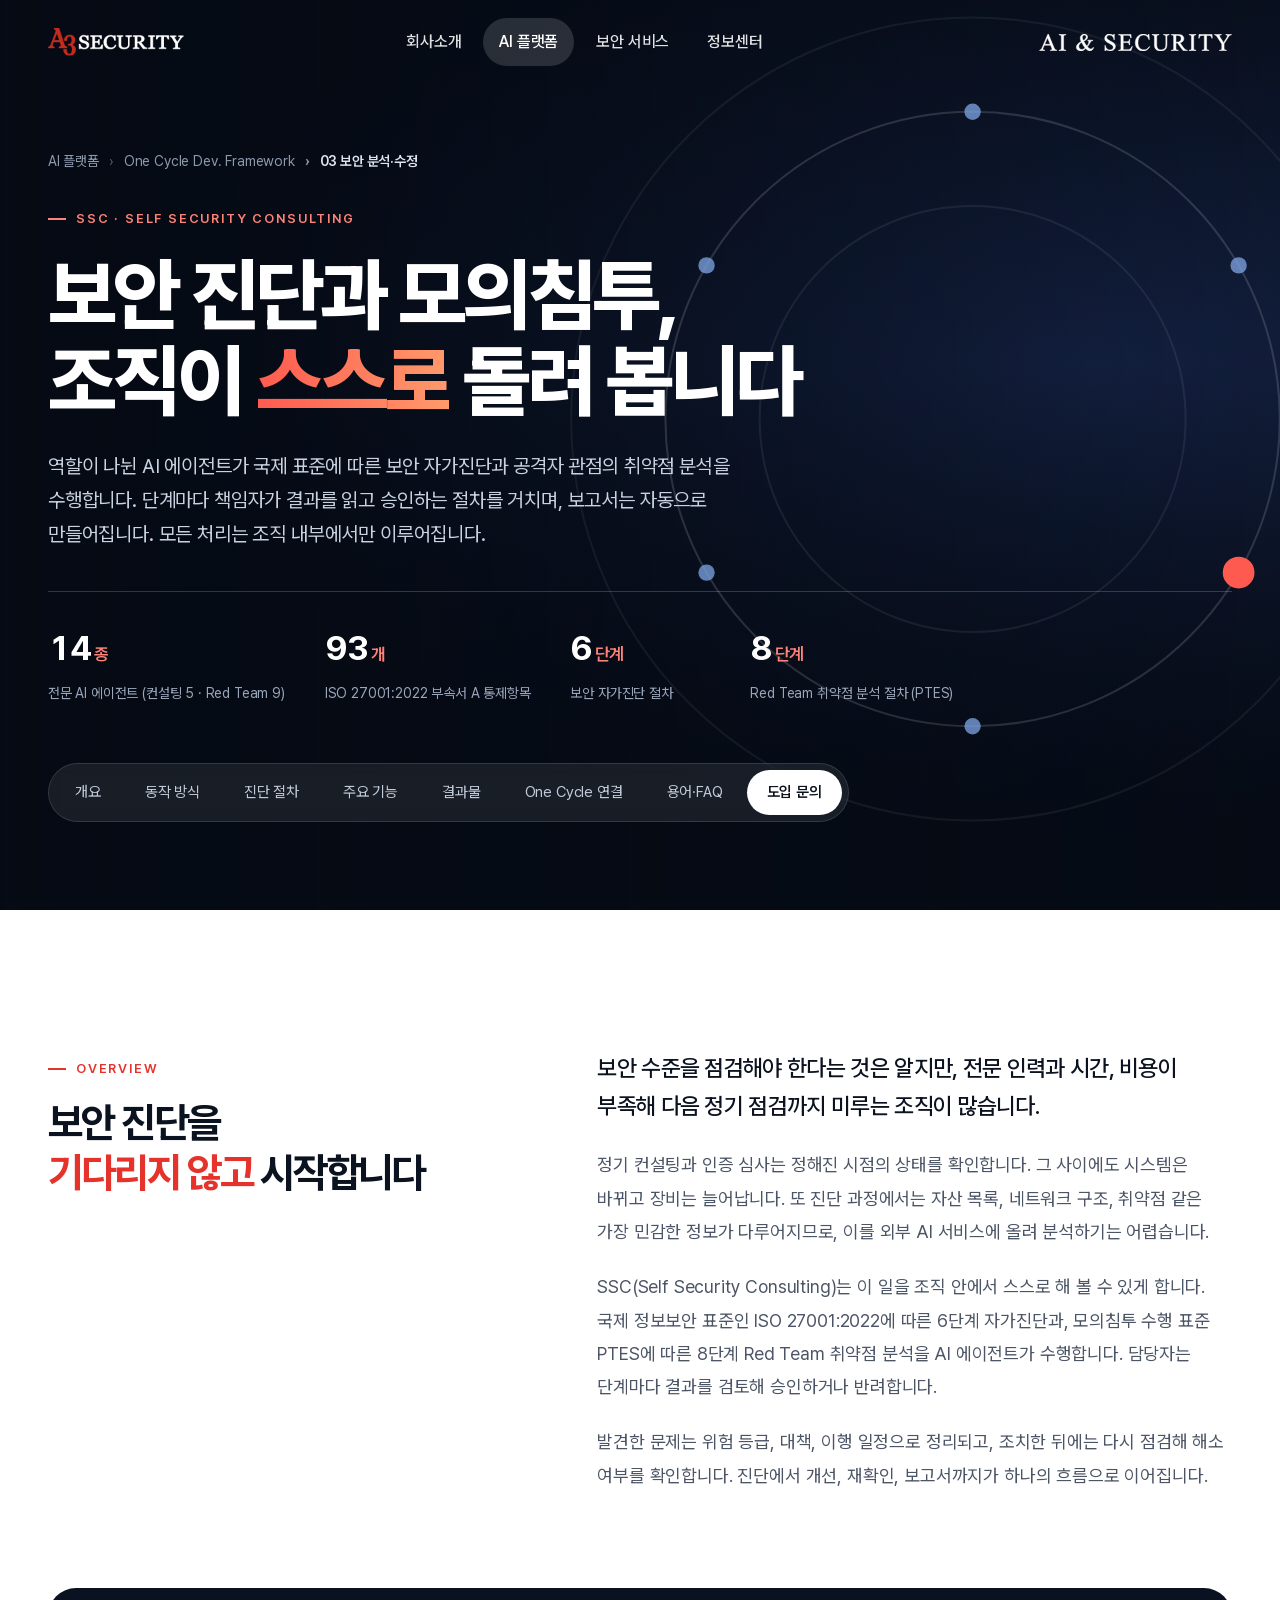
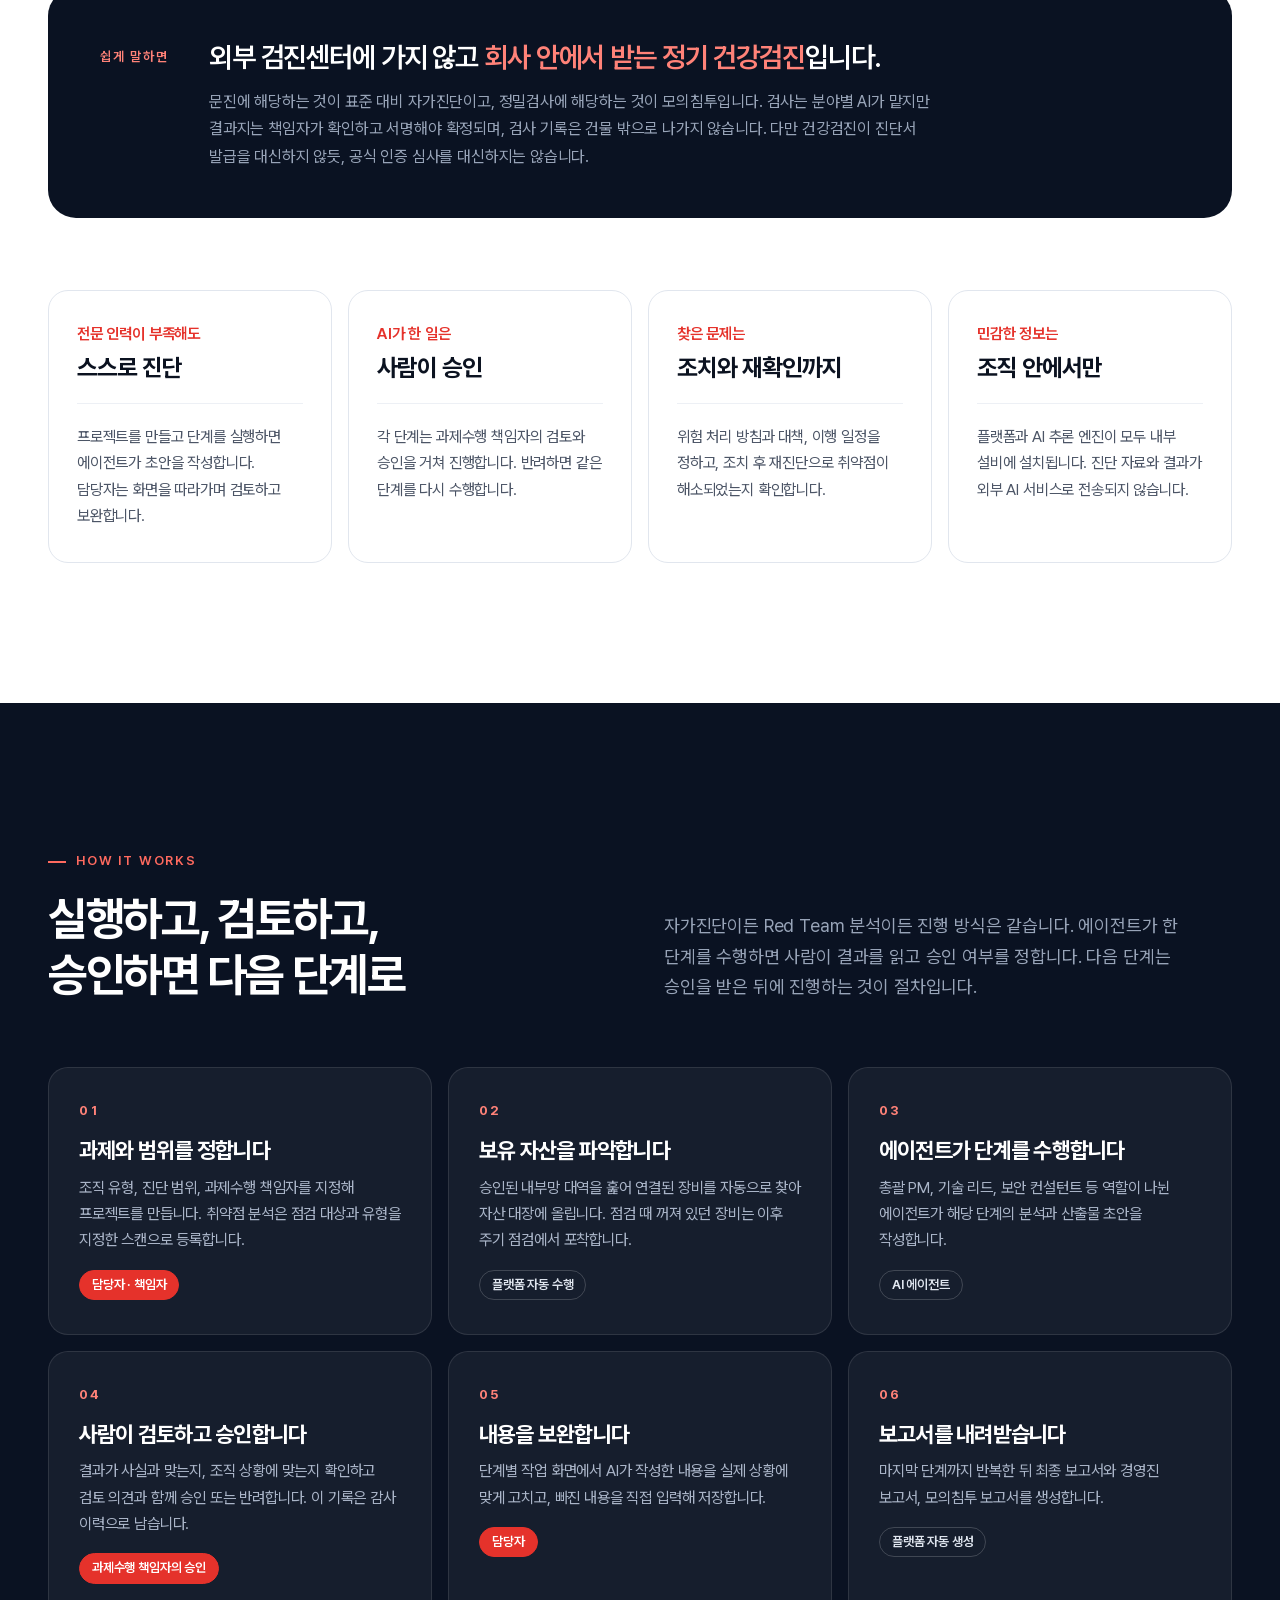
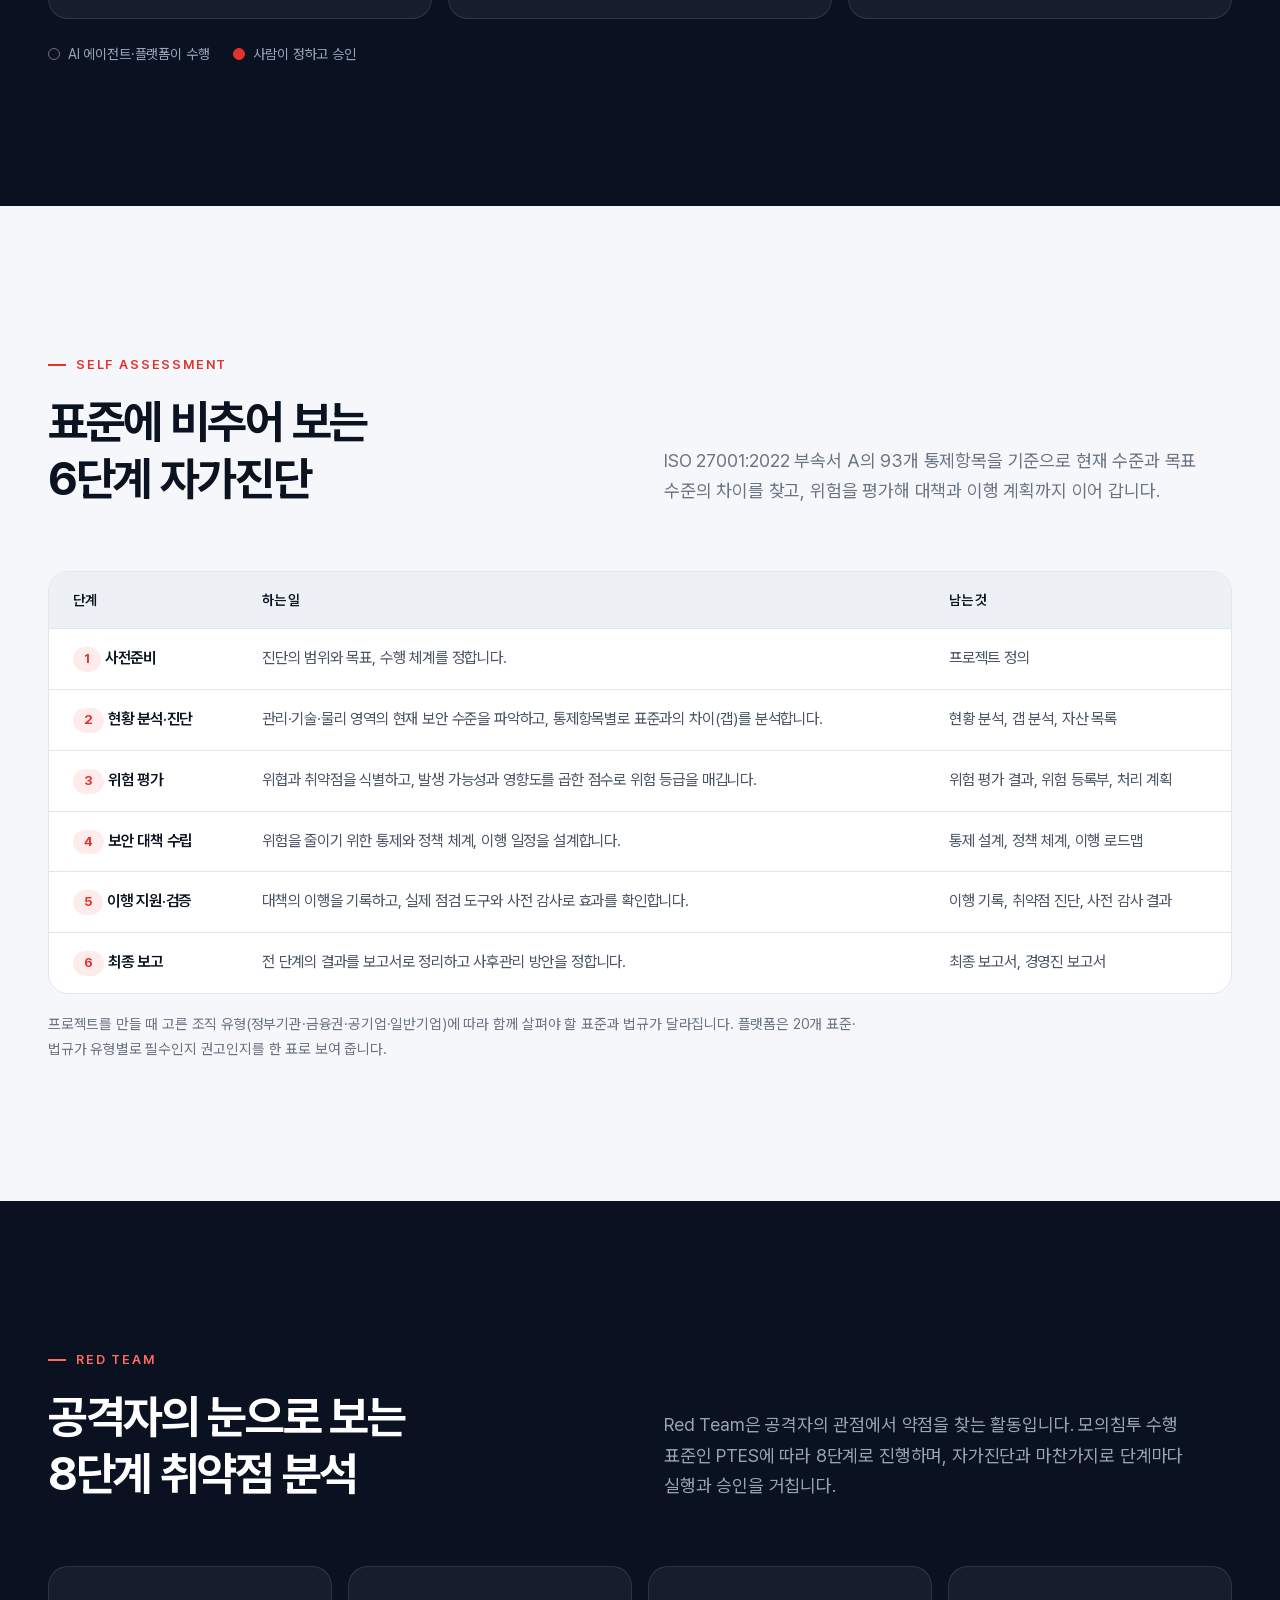
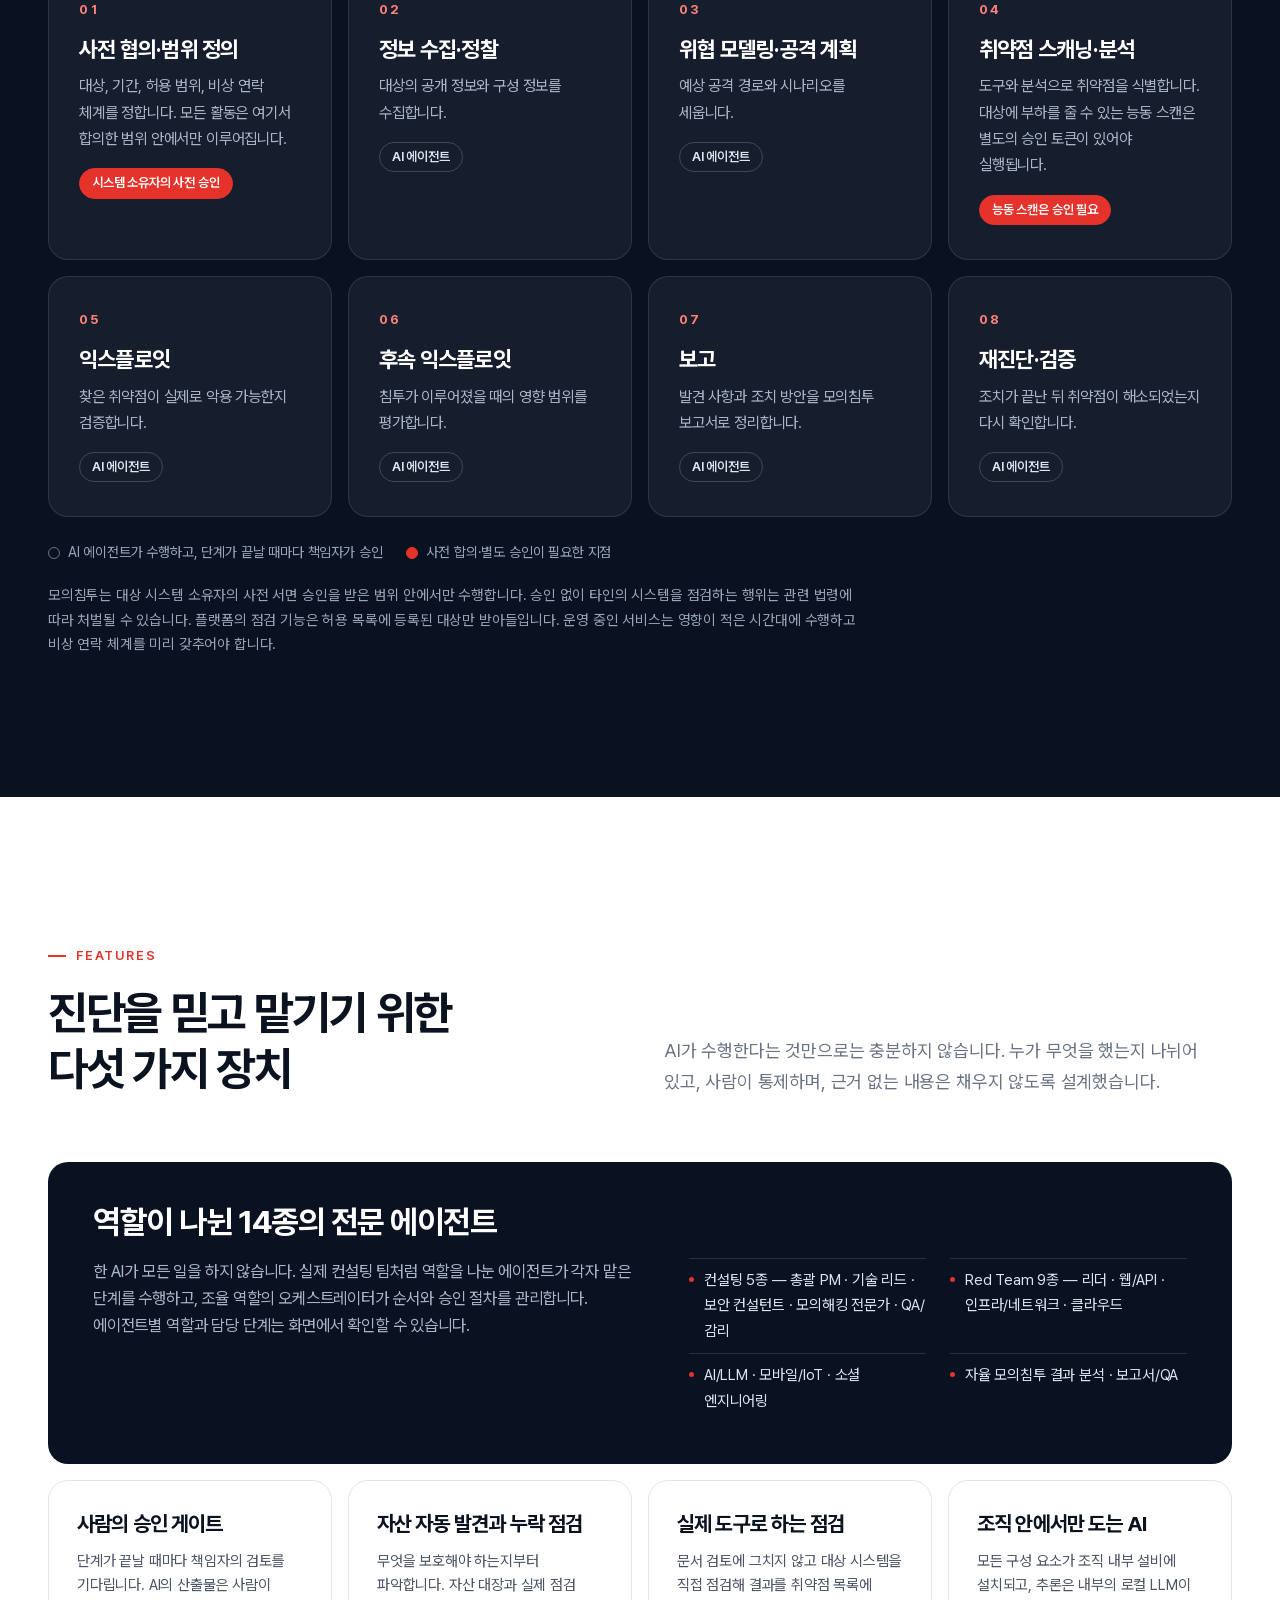
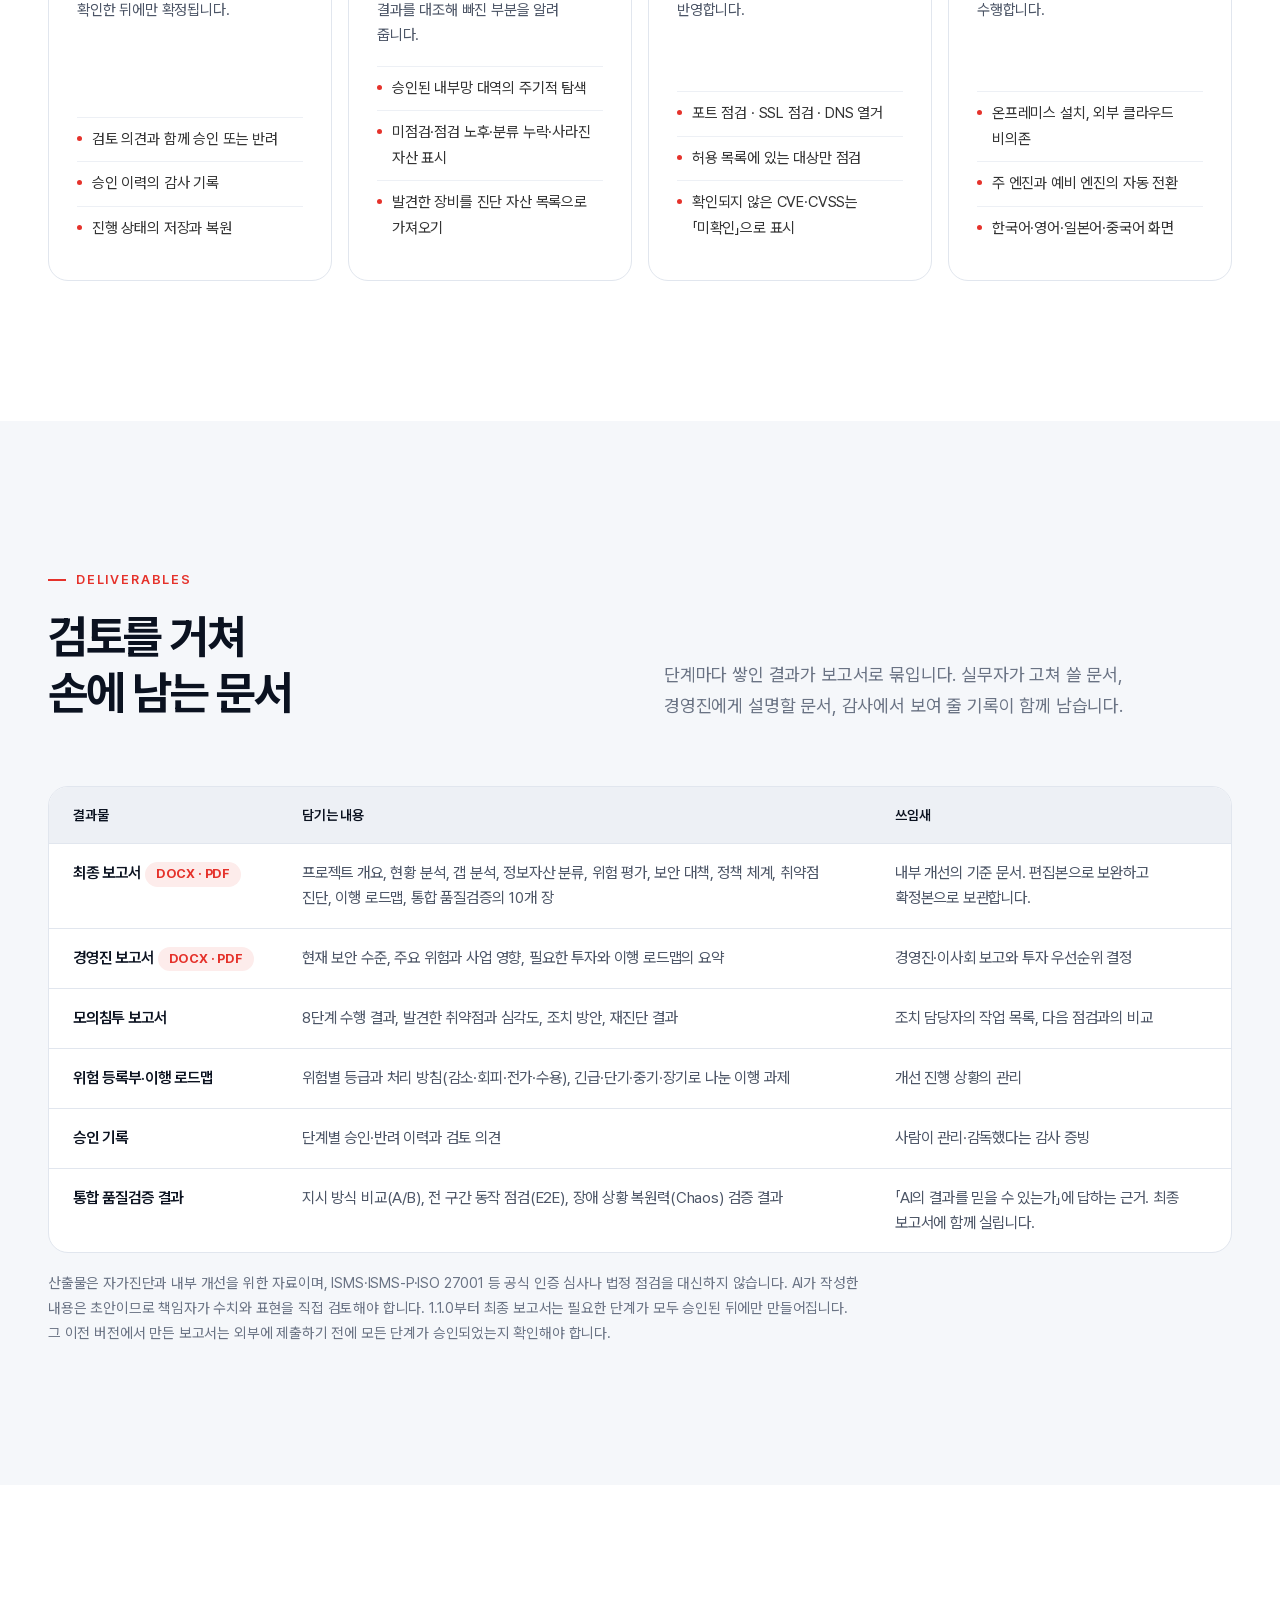
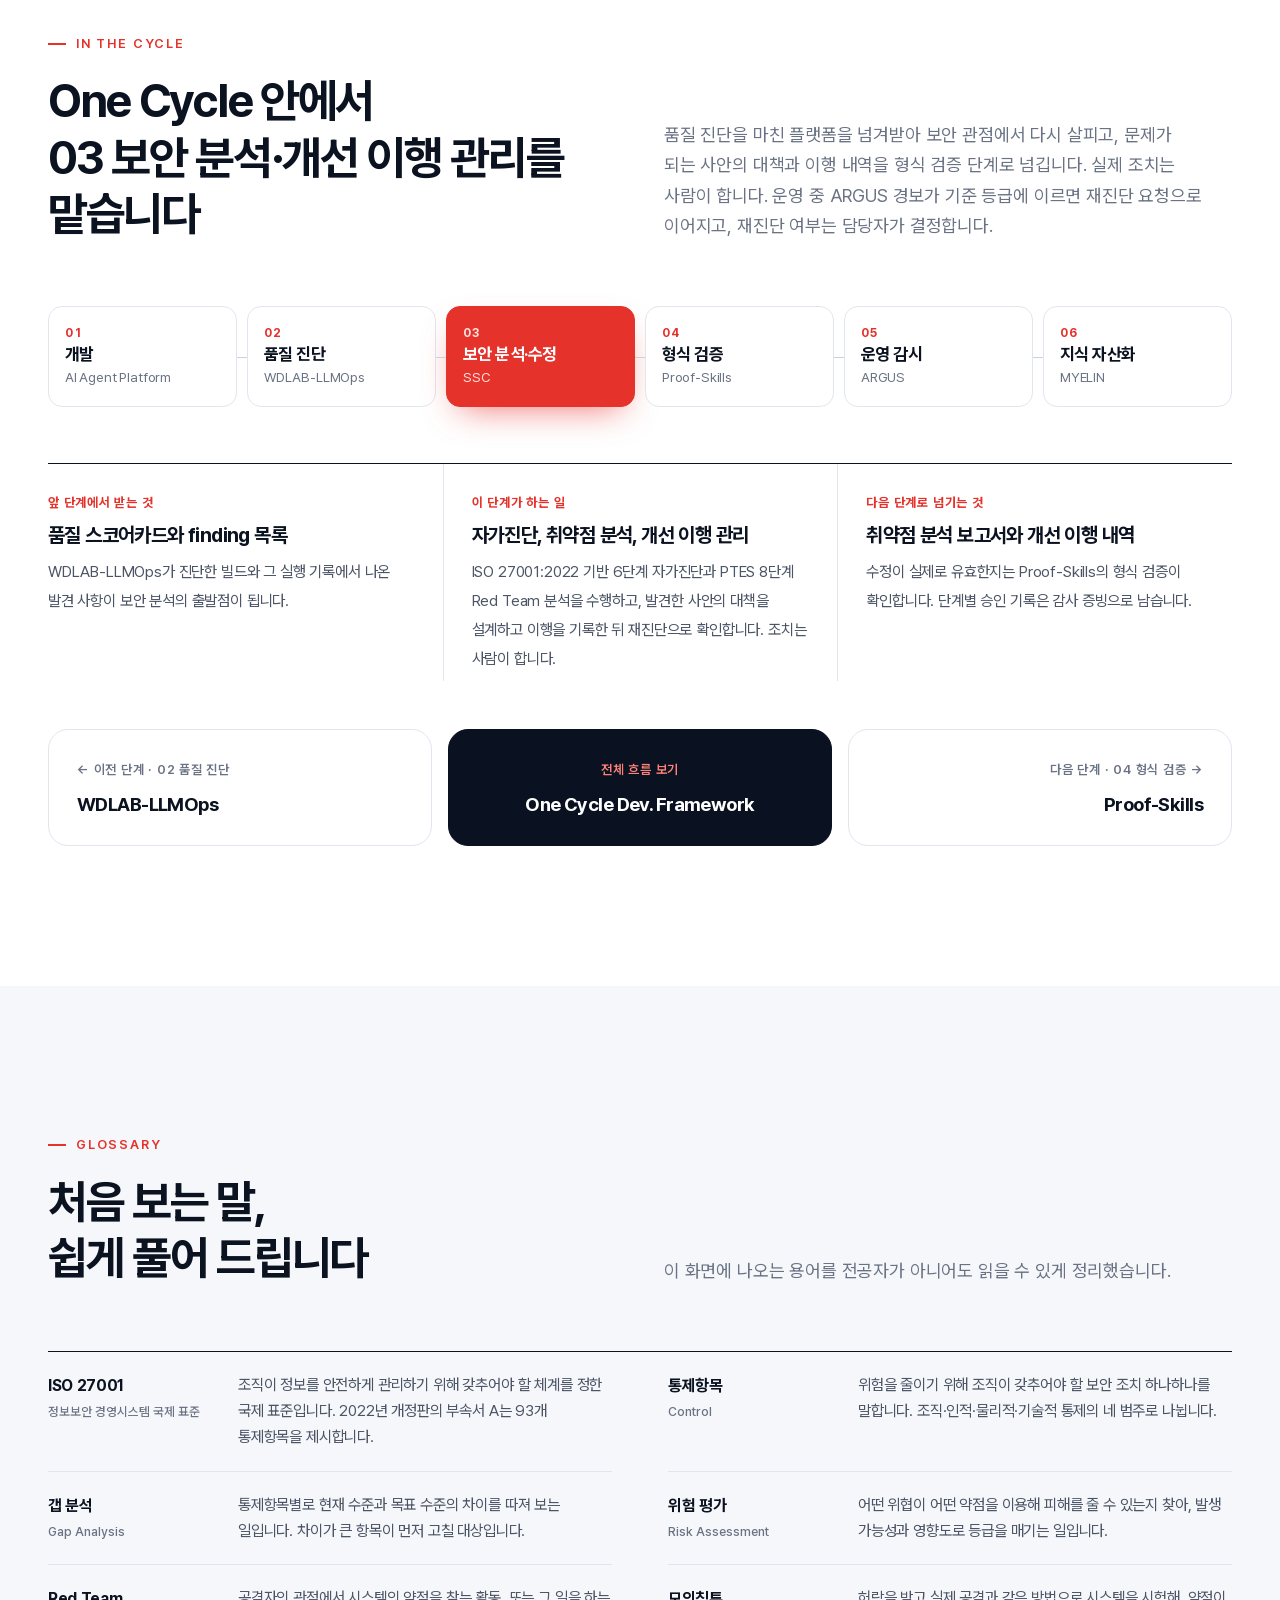
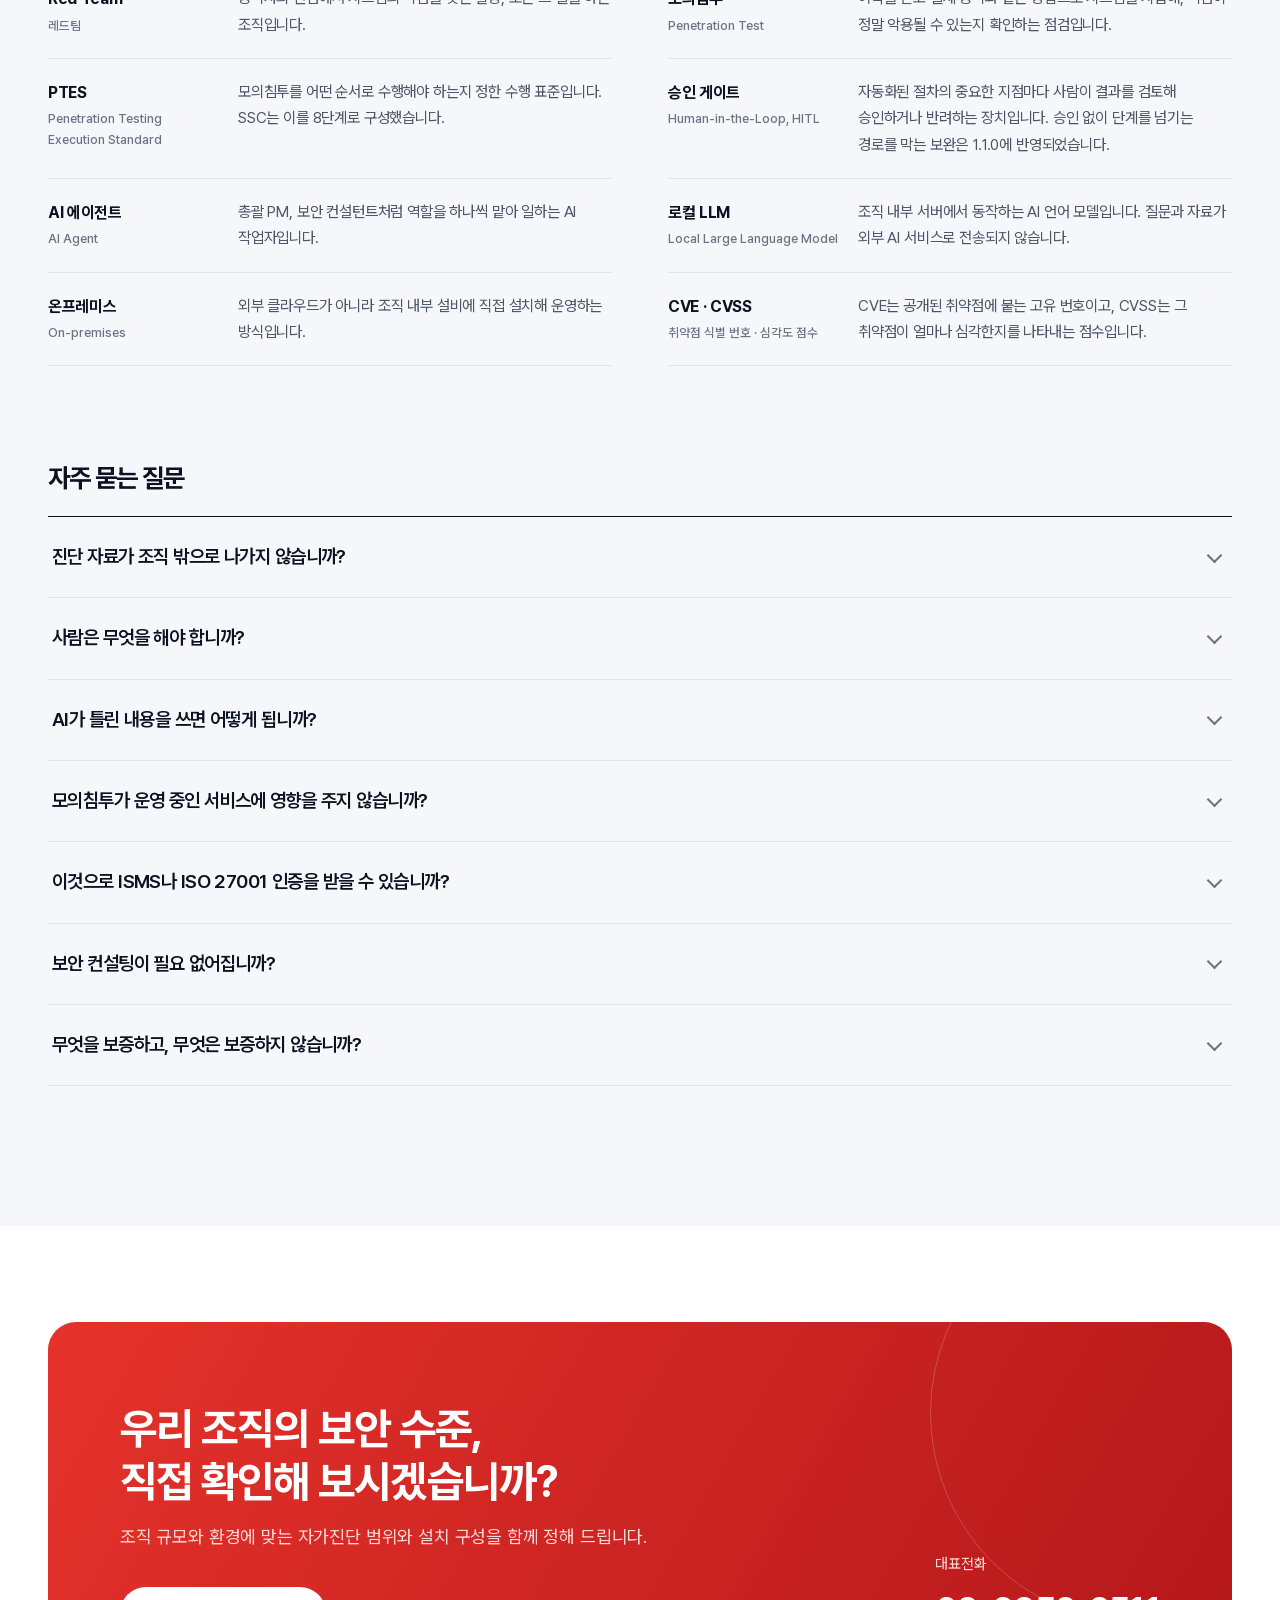
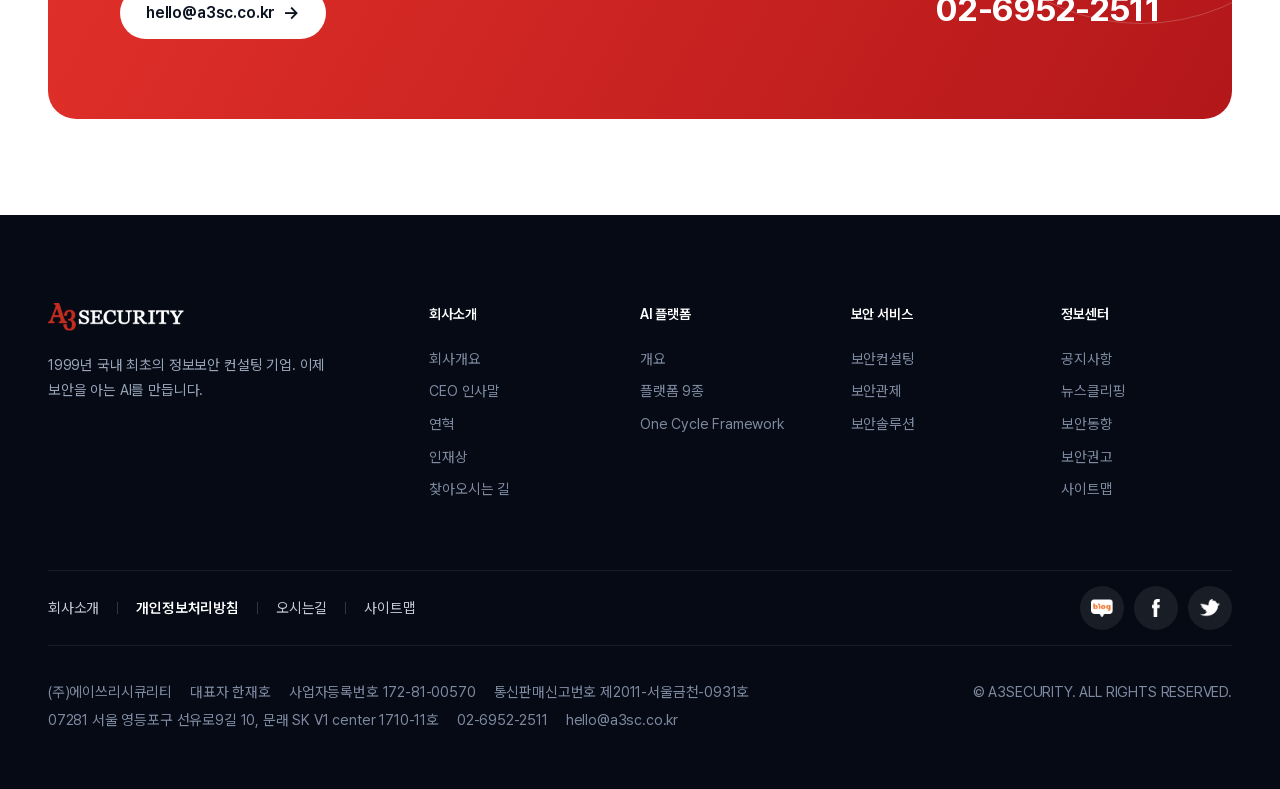
<file: index.html>
<!doctype html>
<html lang="ko">
<head>
<meta charset="utf-8">
<meta name="viewport" content="width=device-width, initial-scale=1">
<meta http-equiv="X-UA-Compatible" content="IE=Edge"/>
<meta name="description" content="AI 전문 에이전트가 ISO 27001 기반 보안 자가진단과 Red Team 취약점 분석을 수행하고 사람이 단계마다 승인하는 SSC를 소개합니다. One Cycle Dev. Framework의 03 보안 분석·수정 단계입니다.">
<meta name="keywords" content="소프트웨어,서비스,시스템,보안,유통,컨설팅">
<meta name="Classification" content="보안컨설팅 및 서비스 소프트웨어 개발,유통 및 판매 외">
<meta property="og:type" content="website">
<meta property="og:title" content="SSC · 셀프 보안 컨설팅 플랫폼 | 에이쓰리시큐리티">
<meta property="og:site_name" content="에이쓰리시큐리티">
<meta property="og:image" content="resources/images/A3/img/A3_favicon.png">
<meta property="og:description" content="AI 전문 에이전트가 ISO 27001 기반 보안 자가진단과 Red Team 취약점 분석을 수행하고 사람이 단계마다 승인하는 SSC를 소개합니다. One Cycle Dev. Framework의 03 보안 분석·수정 단계입니다.">

<meta property="og:url" content="https://www.a3sc.co.kr/a3sc/ISMA3SC003M7.do">
<meta property="al:web:url" content="https://www.a3sc.co.kr">
<meta name="robots" content="noindex,nofollow" />
<link rel="shortcut icon" href="resources/images/A3/img/A3_favicon.png" />
<link rel="icon" href="resources/images/A3/img/A3_favicon.png" />
<title>SSC · 셀프 보안 컨설팅 플랫폼 | 에이쓰리시큐리티</title>

<style>@font-face{font-family:'Pretendard Variable';src:url(resources/font/renewal/PretendardVariable.woff2) format('woff2-variations');font-weight:45 920;font-style:normal;font-display:swap}</style>
<link rel="stylesheet" href="resources/css/A3/renewal/b.css">
<link rel="stylesheet" href="resources/css/A3/renewal/onecycle_product.css">

</head>
<body>











<header class="gh"><div class="wrap"><a class="logo" href="https://www.a3sc.co.kr/a3sc/ISMA3SC001M1.do"><img class="on-dark" src="resources/images/A3/renewal/img/foot_logo.png" alt="A3 SECURITY"><img class="on-light" src="resources/images/A3/renewal/img/logo.png" alt="A3 SECURITY"></a>
  <nav><a href="https://www.a3sc.co.kr/a3sc/ISMA3SC002M1.do" class="">회사소개</a><a href="https://www.a3sc.co.kr/a3sc/ISMA3SC003M4.do" class="on">AI 플랫폼</a><a href="https://www.a3sc.co.kr/a3sc/ISMA3SC003M1.do" class="">보안 서비스</a><a href="https://www.a3sc.co.kr/a3sc/ISMA3SC004M1.do?brdType=N" class="">정보센터</a></nav>
  <a class="pill red hcta" href="#contact">문의하기</a><span class="brand"><svg xmlns="http://www.w3.org/2000/svg" viewBox="-41 -41 16347 1438" role="img" aria-label="AI &amp; SECURITY"><path fill="currentColor" stroke="currentColor" stroke-width="41" stroke-linejoin="round" d="M937 902H412L320 1116Q286 1195 286 1234Q286 1265 315.5 1288.5Q345 1312 443 1319V1356H16V1319Q101 1304 126 1280Q177 1232 239 1085L716 -31H751L1223 1097Q1280 1233 1326.5 1273.5Q1373 1314 1456 1319V1356H921V1319Q1002 1315 1030.5 1292.0Q1059 1269 1059 1236Q1059 1192 1019 1097ZM909 828 679 280 443 828ZM2233.88 1319V1356H1652.88V1319H1700.88Q1784.88 1319 1822.88 1270Q1846.88 1238 1846.88 1116V240Q1846.88 137 1833.88 104Q1823.88 79 1792.88 61Q1748.88 37 1700.88 37H1652.88V0H2233.88V37H2184.88Q2101.88 37 2063.88 86Q2038.88 118 2038.88 240V1116Q2038.88 1219 2051.88 1252Q2061.88 1277 2093.88 1295Q2136.88 1319 2184.88 1319ZM4086.6400000000003 483H4506.64V520Q4419.64 527 4378.14 558.5Q4336.64 590 4248.64 749.0Q4160.64 908 4050.6400000000003 1046Q4139.64 1150 4209.64 1191.5Q4279.64 1233 4350.64 1233Q4419.64 1233 4467.64 1195.5Q4515.64 1158 4535.64 1085L4572.64 1112Q4535.64 1253 4453.64 1320.0Q4371.64 1387 4262.64 1387Q4180.64 1387 4096.14 1342.5Q4011.6400000000003 1298 3911.6400000000003 1192Q3787.6400000000003 1302 3688.1400000000003 1344.5Q3588.6400000000003 1387 3475.6400000000003 1387Q3310.6400000000003 1387 3213.6400000000003 1299.0Q3116.6400000000003 1211 3116.6400000000003 1089Q3116.6400000000003 968 3203.6400000000003 847.5Q3290.6400000000003 727 3530.6400000000003 598Q3483.6400000000003 494 3466.6400000000003 427.5Q3449.6400000000003 361 3449.6400000000003 300Q3449.6400000000003 129 3575.6400000000003 39Q3673.6400000000003 -31 3798.6400000000003 -31Q3917.6400000000003 -31 3992.6400000000003 39.5Q4067.6400000000003 110 4067.6400000000003 213Q4067.6400000000003 319 3995.1400000000003 399.0Q3922.6400000000003 479 3738.6400000000003 574Q3865.6400000000003 800 4003.6400000000003 988Q4179.64 778 4179.64 634Q4179.64 588 4149.64 552Q4127.64 525 4086.6400000000003 520ZM3704.6400000000003 509Q3828.6400000000003 450 3890.1400000000003 375.0Q3951.6400000000003 300 3951.6400000000003 208Q3951.6400000000003 136 3907.1400000000003 89.0Q3862.6400000000003 42 3796.6400000000003 42Q3709.6400000000003 42 3665.1400000000003 102.5Q3620.6400000000003 163 3620.6400000000003 221Q3620.6400000000003 270 3637.6400000000003 330.5Q3654.6400000000003 391 3704.6400000000003 509ZM3859.6400000000003 1134Q3727.6400000000003 954 3676.6400000000003 871.0Q3625.6400000000003 788 3564.6400000000003 665Q3444.6400000000003 734 3384.1400000000003 817.0Q3323.6400000000003 900 3323.6400000000003 997Q3323.6400000000003 1104 3392.6400000000003 1185.0Q3461.6400000000003 1266 3578.6400000000003 1266Q3641.6400000000003 1266 3700.1400000000003 1241.0Q3758.6400000000003 1216 3859.6400000000003 1134ZM6331.400000000001 -31V438H6294.400000000001Q6276.400000000001 303 6229.900000000001 223.0Q6183.400000000001 143 6097.400000000001 96.0Q6011.400000000001 49 5919.400000000001 49Q5815.400000000001 49 5747.400000000001 112.5Q5679.400000000001 176 5679.400000000001 257Q5679.400000000001 319 5722.400000000001 370Q5784.400000000001 445 6017.400000000001 570Q6207.400000000001 672 6276.900000000001 726.5Q6346.400000000001 781 6383.900000000001 855.0Q6421.400000000001 929 6421.400000000001 1010Q6421.400000000001 1164 6301.900000000001 1275.5Q6182.400000000001 1387 5994.400000000001 1387Q5935.400000000001 1387 5883.400000000001 1378Q5852.400000000001 1373 5754.900000000001 1341.5Q5657.400000000001 1310 5631.400000000001 1310Q5606.400000000001 1310 5591.900000000001 1325.0Q5577.400000000001 1340 5570.400000000001 1387H5533.400000000001V922H5570.400000000001Q5596.400000000001 1068 5640.400000000001 1140.5Q5684.400000000001 1213 5774.900000000001 1261.0Q5865.400000000001 1309 5973.400000000001 1309Q6098.400000000001 1309 6170.900000000001 1243.0Q6243.400000000001 1177 6243.400000000001 1087Q6243.400000000001 1037 6215.900000000001 986.0Q6188.400000000001 935 6130.400000000001 891Q6091.400000000001 861 5917.400000000001 763.5Q5743.400000000001 666 5669.900000000001 608.0Q5596.400000000001 550 5558.400000000001 480.0Q5520.400000000001 410 5520.400000000001 326Q5520.400000000001 180 5632.400000000001 74.5Q5744.400000000001 -31 5917.400000000001 -31Q6025.400000000001 -31 6146.400000000001 22Q6202.400000000001 47 6225.400000000001 47Q6251.400000000001 47 6267.900000000001 31.5Q6284.400000000001 16 6294.400000000001 -31ZM7082.280000000001 74V610H7380.280000000001Q7496.280000000001 610 7535.280000000001 575Q7587.280000000001 529 7593.280000000001 413H7630.280000000001V885H7593.280000000001Q7579.280000000001 786 7565.280000000001 758Q7547.280000000001 723 7506.280000000001 703.0Q7465.280000000001 683 7380.280000000001 683H7082.280000000001V1130Q7082.280000000001 1220 7090.280000000001 1239.5Q7098.280000000001 1259 7118.280000000001 1270.5Q7138.280000000001 1282 7194.280000000001 1282H7424.280000000001Q7539.280000000001 1282 7591.280000000001 1266.0Q7643.280000000001 1250 7691.280000000001 1203Q7753.280000000001 1141 7818.280000000001 1016H7858.280000000001L7741.280000000001 1356H6696.280000000001V1319H6744.280000000001Q6792.280000000001 1319 6835.280000000001 1296Q6867.280000000001 1280 6878.780000000001 1248.0Q6890.280000000001 1216 6890.280000000001 1117V236Q6890.280000000001 107 6864.280000000001 77Q6828.280000000001 37 6744.280000000001 37H6696.280000000001V0H7741.280000000001L7756.280000000001 297H7717.280000000001Q7696.280000000001 190 7670.780000000001 150.0Q7645.280000000001 110 7595.280000000001 89Q7555.280000000001 74 7454.280000000001 74ZM9261.16 -31 9292.16 430H9261.16Q9199.16 223 9084.16 132.0Q8969.16 41 8808.16 41Q8673.16 41 8564.16 109.5Q8455.16 178 8392.66 328.0Q8330.16 478 8330.16 701Q8330.16 885 8389.16 1020.0Q8448.16 1155 8566.66 1227.0Q8685.16 1299 8837.16 1299Q8969.16 1299 9070.16 1242.5Q9171.16 1186 9292.16 1018L9323.16 1038Q9221.16 1219 9085.16 1303.0Q8949.16 1387 8762.16 1387Q8425.16 1387 8240.16 1137Q8102.160000000001 951 8102.160000000001 699Q8102.160000000001 496 8193.16 326.0Q8284.16 156 8443.66 62.5Q8603.16 -31 8792.16 -31Q8939.16 -31 9082.16 41Q9124.16 63 9142.16 63Q9169.16 63 9189.16 44Q9215.16 17 9226.16 -31ZM10494.04 37V0H10974.04V37H10923.04Q10843.04 37 10800.04 104Q10779.04 135 10779.04 248V798Q10779.04 1002 10738.54 1114.5Q10698.04 1227 10579.54 1307.5Q10461.04 1388 10257.04 1388Q10035.04 1388 9920.04 1311.0Q9805.04 1234 9757.04 1104Q9725.04 1015 9725.04 770V240Q9725.04 115 9690.54 76.0Q9656.04 37 9579.04 37H9528.04V0H10114.04V37H10062.04Q9978.04 37 9942.04 90Q9917.04 126 9917.04 240V831Q9917.04 910 9931.54 1012.0Q9946.04 1114 9984.04 1171.0Q10022.04 1228 10093.54 1265.0Q10165.04 1302 10269.04 1302Q10402.04 1302 10507.04 1244.0Q10612.04 1186 10650.54 1095.5Q10689.04 1005 10689.04 789V240Q10689.04 113 10661.04 81Q10622.04 37 10545.04 37ZM12502.920000000002 1356H12140.920000000002L11681.920000000002 722Q11630.920000000002 724 11598.920000000002 724Q11585.920000000002 724 11570.920000000002 723.5Q11555.920000000002 723 11539.920000000002 722V1116Q11539.920000000002 1244 11567.920000000002 1275Q11605.920000000002 1319 11681.920000000002 1319H11734.920000000002V1356H11153.920000000002V1319H11204.920000000002Q11290.920000000002 1319 11327.920000000002 1263Q11348.920000000002 1232 11348.920000000002 1116V240Q11348.920000000002 112 11320.920000000002 81Q11281.920000000002 37 11204.920000000002 37H11153.920000000002V0H11647.920000000002Q11863.920000000002 0 11966.420000000002 31.5Q12068.920000000002 63 12140.420000000002 147.5Q12211.920000000002 232 12211.920000000002 349Q12211.920000000002 474 12130.420000000002 566.0Q12048.920000000002 658 11877.920000000002 696L12157.920000000002 1085Q12253.920000000002 1219 12322.920000000002 1263.0Q12391.920000000002 1307 12502.920000000002 1319ZM11539.920000000002 659Q11558.920000000002 659 11572.920000000002 659.5Q11586.920000000002 660 11595.920000000002 660Q11789.920000000002 660 11888.420000000002 576.0Q11986.920000000002 492 11986.920000000002 362Q11986.920000000002 235 11907.420000000002 155.5Q11827.920000000002 76 11696.920000000002 76Q11638.920000000002 76 11539.920000000002 95ZM13239.800000000003 1319V1356H12658.800000000003V1319H12706.800000000003Q12790.800000000003 1319 12828.800000000003 1270Q12852.800000000003 1238 12852.800000000003 1116V240Q12852.800000000003 137 12839.800000000003 104Q12829.800000000003 79 12798.800000000003 61Q12754.800000000003 37 12706.800000000003 37H12658.800000000003V0H13239.800000000003V37H13190.800000000003Q13107.800000000003 37 13069.800000000003 86Q13044.800000000003 118 13044.800000000003 240V1116Q13044.800000000003 1219 13057.800000000003 1252Q13067.800000000003 1277 13099.800000000003 1295Q13142.800000000003 1319 13190.800000000003 1319ZM14597.680000000002 0 14612.680000000002 318H14574.680000000002Q14563.680000000002 234 14544.680000000002 198Q14513.680000000002 140 14462.180000000002 112.5Q14410.680000000002 85 14326.680000000002 85H14135.680000000002V1121Q14135.680000000002 1246 14162.680000000002 1277Q14200.680000000002 1319 14279.680000000002 1319H14326.680000000002V1356H13751.680000000002V1319H13799.680000000002Q13885.680000000002 1319 13921.680000000002 1267Q13943.680000000002 1235 13943.680000000002 1121V85H13780.680000000002Q13685.680000000002 85 13645.680000000002 99Q13593.680000000002 118 13556.680000000002 172.0Q13519.680000000002 226 13512.680000000002 318H13474.680000000002L13490.680000000002 0ZM15762.560000000001 0H16235.560000000001V37H16209.560000000001Q16183.560000000001 37 16133.560000000001 60.0Q16083.560000000001 83 16042.560000000001 126.0Q16001.560000000001 169 15941.560000000001 266L15614.560000000001 781V1121Q15614.560000000001 1246 15642.560000000001 1277Q15680.560000000001 1319 15762.560000000001 1319H15806.560000000001V1356H15230.560000000001V1319H15278.560000000001Q15364.560000000001 1319 15400.560000000001 1267Q15422.560000000001 1235 15422.560000000001 1121V800L15050.560000000001 232Q14984.560000000001 132 14961.060000000001 107.0Q14937.560000000001 82 14863.560000000001 47Q14843.560000000001 37 14805.560000000001 37V0H15385.560000000001V37H15355.560000000001Q15308.560000000001 37 15269.060000000001 59.0Q15229.560000000001 81 15229.560000000001 125Q15229.560000000001 161 15290.560000000001 255L15573.560000000001 692L15839.560000000001 274Q15899.560000000001 180 15899.560000000001 134Q15899.560000000001 106 15885.060000000001 84.0Q15870.560000000001 62 15843.560000000001 49.5Q15816.560000000001 37 15762.560000000001 37Z"/></svg></span>
  <button type="button" class="menu" aria-label="전체 메뉴" aria-expanded="false" aria-controls="mnav"></button></div>
  <nav class="mnav" id="mnav" aria-label="전체 메뉴" hidden><div class="wrap"><div class="grp"><a class="h" href="https://www.a3sc.co.kr/a3sc/ISMA3SC002M1.do">회사소개</a><ul><li><a href="https://www.a3sc.co.kr/a3sc/ISMA3SC002M1.do">회사개요</a></li><li><a href="https://www.a3sc.co.kr/a3sc/ISMA3SC002M2.do">CEO 인사말</a></li><li><a href="https://www.a3sc.co.kr/a3sc/ISMA3SC002M3.do">연혁</a></li><li><a href="https://www.a3sc.co.kr/a3sc/ISMA3SC002M4.do">인재상</a></li><li><a href="https://www.a3sc.co.kr/a3sc/ISMA3SC002M5.do">찾아오시는 길</a></li><li><a href="https://www.saramin.co.kr/zf_user/company-info/view-inner-recruit?csn=ZU9zdmxNSTZCU0ViN1NJRC9NOGtPUT09" target="_blank" rel="noopener">채용공고 ↗</a></li></ul></div><div class="grp on"><a class="h" href="https://www.a3sc.co.kr/a3sc/ISMA3SC003M4.do">AI 플랫폼</a><ul><li><a href="https://www.a3sc.co.kr/a3sc/ISMA3SC003M4.do#intro">개요</a></li><li><a href="https://www.a3sc.co.kr/a3sc/ISMA3SC003M4.do#strength">강점</a></li><li><a href="https://www.a3sc.co.kr/a3sc/ISMA3SC003M4.do#lineup">플랫폼 9종</a></li><li><a href="https://wdlab1958.github.io/a3sc/">One Cycle Framework</a></li><li><a href="https://www.a3sc.co.kr/a3sc/ISMA3SC003M4.do#contact">도입 문의</a></li></ul></div><div class="grp"><a class="h" href="https://www.a3sc.co.kr/a3sc/ISMA3SC003M1.do">보안 서비스</a><ul><li><a href="https://www.a3sc.co.kr/a3sc/ISMA3SC003M1.do">보안컨설팅</a></li><li><a href="https://www.a3sc.co.kr/a3sc/ISMA3SC003M2.do">보안관제</a></li><li><a href="https://www.a3sc.co.kr/a3sc/ISMA3SC003M3.do">보안솔루션</a></li></ul></div><div class="grp"><a class="h" href="https://www.a3sc.co.kr/a3sc/ISMA3SC004M1.do?brdType=N">정보센터</a><ul><li><a href="https://www.a3sc.co.kr/a3sc/ISMA3SC004M1.do?brdType=N">공지사항</a></li><li><a href="https://www.a3sc.co.kr/a3sc/ISMA3SC004M1.do?brdType=C">뉴스클리핑</a></li><li><a href="https://www.a3sc.co.kr/a3sc/ISMA3SC004M1.do?brdType=T">보안동향</a></li><li><a href="https://www.a3sc.co.kr/a3sc/ISMA3SC004M1.do?brdType=R">보안권고</a></li></ul></div>
  <a class="pill red" href="#contact">문의하기</a></div></nav>
<script>/* 모바일 전체 메뉴 열고 닫기 */(function(){var b=document.querySelector('.gh .menu'),m=document.getElementById('mnav');if(!b||!m)return;function set(o){m.hidden=!o;b.setAttribute('aria-expanded',o);document.documentElement.classList.toggle('mnav-open',o)}b.addEventListener('click',function(){set(m.hidden)});m.addEventListener('click',function(e){if(e.target.closest('a'))set(false)});document.addEventListener('keydown',function(e){if(e.key==='Escape'&&!m.hidden){set(false);b.focus()}});matchMedia('(min-width:761px)').addEventListener('change',function(e){if(e.matches)set(false)})})()</script></header>

<main>
<!-- =========================================================
     SSC · Self Security Consulting · 본문 (기존 레이아웃의 <main> … </main> 안에 넣는 부분)
     One Cycle Dev. Framework(ISMA3SC003M5)의 03 보안 분석·수정 단계 상세 화면
     필요한 것: b.css 다음에 /resources/css/A3/renewal/onecycle_product.css
     ========================================================= -->
<section class="hero pd-hero" id="top">
  <div class="pd-orbit" aria-hidden="true"><svg viewBox="0 0 400 400" fill="none">
    <circle cx="200" cy="200" r="196" stroke="rgba(255,255,255,.06)"/>
    <circle cx="200" cy="200" r="150" stroke="rgba(255,255,255,.14)"/>
    <circle cx="200" cy="200" r="104" stroke="rgba(255,255,255,.07)"/>
    <circle class="dot" cx="200" cy="50" r="4"/><circle class="dot" cx="329.9" cy="125" r="4"/><circle class="halo" cx="329.9" cy="275" r="7"/><circle class="me" cx="329.9" cy="275" r="7"/><circle class="dot" cx="200" cy="350" r="4"/><circle class="dot" cx="70.1" cy="275" r="4"/><circle class="dot" cx="70.1" cy="125" r="4"/>
  </svg></div>
  <div class="wrap">
    <nav class="pd-crumb" aria-label="현재 위치"><a href="https://www.a3sc.co.kr/a3sc/ISMA3SC003M4.do">AI 플랫폼</a><a href="https://wdlab1958.github.io/a3sc/">One Cycle Dev. Framework</a><b>03 보안 분석·수정</b></nav>
    <span class="kicker">SSC · Self Security Consulting</span>
    <h1>보안 진단과 모의침투,<br>조직이 <em>스스로</em> 돌려 봅니다</h1>
    <p class="lede">역할이 나뉜 AI 에이전트가 국제 표준에 따른 보안 자가진단과 공격자 관점의 취약점 분석을 수행합니다. 단계마다 책임자가 결과를 읽고 승인하는 절차를 거치며, 보고서는 자동으로 만들어집니다. 모든 처리는 조직 내부에서만 이루어집니다.</p>
    <div class="hero-meta">
      <div><b>14<small>종</small></b><span>전문 AI 에이전트 (컨설팅 5 · Red Team 9)</span></div>
      <div><b>93<small>개</small></b><span>ISO 27001:2022 부속서 A 통제항목</span></div>
      <div><b>6<small>단계</small></b><span>보안 자가진단 절차</span></div>
      <div><b>8<small>단계</small></b><span>Red Team 취약점 분석 절차 (PTES)</span></div>
    </div>
    <nav class="subnav" id="pd-subnav"><a href="#intro" class="on">개요</a><a href="#how">동작 방식</a><a href="#process">진단 절차</a><a href="#features">주요 기능</a><a href="#output">결과물</a><a href="#cycle">One Cycle 연결</a><a href="#terms">용어·FAQ</a><a href="#contact">도입 문의</a></nav>
  </div>
</section>

<!-- 개요: 무엇이고, 왜 필요한가 -->
<section class="sec"><div class="wrap pd-anchor" id="intro">
  <div class="intro"><div><span class="kicker">Overview</span><h2>보안 진단을<br><em>기다리지 않고</em> 시작합니다</h2></div>
    <div class="prose"><p class="big">보안 수준을 점검해야 한다는 것은 알지만, 전문 인력과 시간, 비용이 부족해 다음 정기 점검까지 미루는 조직이 많습니다.</p>
    <p>정기 컨설팅과 인증 심사는 정해진 시점의 상태를 확인합니다. 그 사이에도 시스템은 바뀌고 장비는 늘어납니다. 또 진단 과정에서는 자산 목록, 네트워크 구조, 취약점 같은 가장 민감한 정보가 다루어지므로, 이를 외부 AI 서비스에 올려 분석하기는 어렵습니다.</p>
    <p>SSC(Self Security Consulting)는 이 일을 조직 안에서 스스로 해 볼 수 있게 합니다. 국제 정보보안 표준인 ISO 27001:2022에 따른 6단계 자가진단과, 모의침투 수행 표준 PTES에 따른 8단계 Red Team 취약점 분석을 AI 에이전트가 수행합니다. 담당자는 단계마다 결과를 검토해 승인하거나 반려합니다.</p>
    <p>발견한 문제는 위험 등급, 대책, 이행 일정으로 정리되고, 조치한 뒤에는 다시 점검해 해소 여부를 확인합니다. 진단에서 개선, 재확인, 보고서까지가 하나의 흐름으로 이어집니다.</p></div></div>
  <div class="pd-plain"><span class="lb">쉽게 말하면</span>
    <p>외부 검진센터에 가지 않고 <em>회사 안에서 받는 정기 건강검진</em>입니다.</p>
    <small>문진에 해당하는 것이 표준 대비 자가진단이고, 정밀검사에 해당하는 것이 모의침투입니다. 검사는 분야별 AI가 맡지만 결과지는 책임자가 확인하고 서명해야 확정되며, 검사 기록은 건물 밖으로 나가지 않습니다. 다만 건강검진이 진단서 발급을 대신하지 않듯, 공식 인증 심사를 대신하지는 않습니다.</small></div>
  <div class="pd-cards">
    <article><div class="ft"><span>전문 인력이 부족해도</span><b>스스로 진단</b></div><p>프로젝트를 만들고 단계를 실행하면 에이전트가 초안을 작성합니다. 담당자는 화면을 따라가며 검토하고 보완합니다.</p></article>
    <article><div class="ft"><span>AI가 한 일은</span><b>사람이 승인</b></div><p>각 단계는 과제수행 책임자의 검토와 승인을 거쳐 진행합니다. 반려하면 같은 단계를 다시 수행합니다.</p></article>
    <article><div class="ft"><span>찾은 문제는</span><b>조치와 재확인까지</b></div><p>위험 처리 방침과 대책, 이행 일정을 정하고, 조치 후 재진단으로 취약점이 해소되었는지 확인합니다.</p></article>
    <article><div class="ft"><span>민감한 정보는</span><b>조직 안에서만</b></div><p>플랫폼과 AI 추론 엔진이 모두 내부 설비에 설치됩니다. 진단 자료와 결과가 외부 AI 서비스로 전송되지 않습니다.</p></article>
  </div>
</div></section>

<!-- 동작 방식 -->
<section class="sec dark"><div class="wrap pd-anchor" id="how">
  <div class="sec-h"><div><span class="kicker">How it works</span><h2>실행하고, 검토하고,<br>승인하면 다음 단계로</h2></div><p>자가진단이든 Red Team 분석이든 진행 방식은 같습니다. 에이전트가 한 단계를 수행하면 사람이 결과를 읽고 승인 여부를 정합니다. 다음 단계는 승인을 받은 뒤에 진행하는 것이 절차입니다.</p></div>
  <ol class="pd-steps">
    <li><b>과제와 범위를 정합니다</b><p>조직 유형, 진단 범위, 과제수행 책임자를 지정해 프로젝트를 만듭니다. 취약점 분석은 점검 대상과 유형을 지정한 스캔으로 등록합니다.</p><span class="who h">담당자 · 책임자</span></li>
    <li><b>보유 자산을 파악합니다</b><p>승인된 내부망 대역을 훑어 연결된 장비를 자동으로 찾아 자산 대장에 올립니다. 점검 때 꺼져 있던 장비는 이후 주기 점검에서 포착합니다.</p><span class="who">플랫폼 자동 수행</span></li>
    <li><b>에이전트가 단계를 수행합니다</b><p>총괄 PM, 기술 리드, 보안 컨설턴트 등 역할이 나뉜 에이전트가 해당 단계의 분석과 산출물 초안을 작성합니다.</p><span class="who">AI 에이전트</span></li>
    <li><b>사람이 검토하고 승인합니다</b><p>결과가 사실과 맞는지, 조직 상황에 맞는지 확인하고 검토 의견과 함께 승인 또는 반려합니다. 이 기록은 감사 이력으로 남습니다.</p><span class="who h">과제수행 책임자의 승인</span></li>
    <li><b>내용을 보완합니다</b><p>단계별 작업 화면에서 AI가 작성한 내용을 실제 상황에 맞게 고치고, 빠진 내용을 직접 입력해 저장합니다.</p><span class="who h">담당자</span></li>
    <li><b>보고서를 내려받습니다</b><p>마지막 단계까지 반복한 뒤 최종 보고서와 경영진 보고서, 모의침투 보고서를 생성합니다.</p><span class="who">플랫폼 자동 생성</span></li>
  </ol>
  <div class="pd-legend"><span>AI 에이전트·플랫폼이 수행</span><span class="h">사람이 정하고 승인</span></div>
</div></section>

<!-- 진단 절차 ①: 자가진단 6단계 -->
<section class="sec soft"><div class="wrap pd-anchor" id="process">
  <div class="sec-h"><div><span class="kicker">Self assessment</span><h2>표준에 비추어 보는<br>6단계 자가진단</h2></div><p>ISO 27001:2022 부속서 A의 93개 통제항목을 기준으로 현재 수준과 목표 수준의 차이를 찾고, 위험을 평가해 대책과 이행 계획까지 이어 갑니다.</p></div>
  <div class="pd-tw"><table class="pd-table"><thead><tr><th scope="col">단계</th><th scope="col">하는 일</th><th scope="col">남는 것</th></tr></thead><tbody>
    <tr><th scope="row"><span class="st">1</span> 사전준비</th><td>진단의 범위와 목표, 수행 체계를 정합니다.</td><td>프로젝트 정의</td></tr>
    <tr><th scope="row"><span class="st">2</span> 현황 분석·진단</th><td>관리·기술·물리 영역의 현재 보안 수준을 파악하고, 통제항목별로 표준과의 차이(갭)를 분석합니다.</td><td>현황 분석, 갭 분석, 자산 목록</td></tr>
    <tr><th scope="row"><span class="st">3</span> 위험 평가</th><td>위협과 취약점을 식별하고, 발생 가능성과 영향도를 곱한 점수로 위험 등급을 매깁니다.</td><td>위험 평가 결과, 위험 등록부, 처리 계획</td></tr>
    <tr><th scope="row"><span class="st">4</span> 보안 대책 수립</th><td>위험을 줄이기 위한 통제와 정책 체계, 이행 일정을 설계합니다.</td><td>통제 설계, 정책 체계, 이행 로드맵</td></tr>
    <tr><th scope="row"><span class="st">5</span> 이행 지원·검증</th><td>대책의 이행을 기록하고, 실제 점검 도구와 사전 감사로 효과를 확인합니다.</td><td>이행 기록, 취약점 진단, 사전 감사 결과</td></tr>
    <tr><th scope="row"><span class="st">6</span> 최종 보고</th><td>전 단계의 결과를 보고서로 정리하고 사후관리 방안을 정합니다.</td><td>최종 보고서, 경영진 보고서</td></tr>
  </tbody></table></div>
  <p class="pd-note">프로젝트를 만들 때 고른 조직 유형(정부기관·금융권·공기업·일반기업)에 따라 함께 살펴야 할 표준과 법규가 달라집니다. 플랫폼은 20개 표준·법규가 유형별로 필수인지 권고인지를 한 표로 보여 줍니다.</p>
</div></section>

<!-- 진단 절차 ②: Red Team 8단계 -->
<section class="sec dark"><div class="wrap">
  <div class="sec-h"><div><span class="kicker">Red Team</span><h2>공격자의 눈으로 보는<br>8단계 취약점 분석</h2></div><p>Red Team은 공격자의 관점에서 약점을 찾는 활동입니다. 모의침투 수행 표준인 PTES에 따라 8단계로 진행하며, 자가진단과 마찬가지로 단계마다 실행과 승인을 거칩니다.</p></div>
  <ol class="pd-steps c4">
    <li><b>사전 협의·범위 정의</b><p>대상, 기간, 허용 범위, 비상 연락 체계를 정합니다. 모든 활동은 여기서 합의한 범위 안에서만 이루어집니다.</p><span class="who h">시스템 소유자의 사전 승인</span></li>
    <li><b>정보 수집·정찰</b><p>대상의 공개 정보와 구성 정보를 수집합니다.</p><span class="who">AI 에이전트</span></li>
    <li><b>위협 모델링·공격 계획</b><p>예상 공격 경로와 시나리오를 세웁니다.</p><span class="who">AI 에이전트</span></li>
    <li><b>취약점 스캐닝·분석</b><p>도구와 분석으로 취약점을 식별합니다. 대상에 부하를 줄 수 있는 능동 스캔은 별도의 승인 토큰이 있어야 실행됩니다.</p><span class="who h">능동 스캔은 승인 필요</span></li>
    <li><b>익스플로잇</b><p>찾은 취약점이 실제로 악용 가능한지 검증합니다.</p><span class="who">AI 에이전트</span></li>
    <li><b>후속 익스플로잇</b><p>침투가 이루어졌을 때의 영향 범위를 평가합니다.</p><span class="who">AI 에이전트</span></li>
    <li><b>보고</b><p>발견 사항과 조치 방안을 모의침투 보고서로 정리합니다.</p><span class="who">AI 에이전트</span></li>
    <li><b>재진단·검증</b><p>조치가 끝난 뒤 취약점이 해소되었는지 다시 확인합니다.</p><span class="who">AI 에이전트</span></li>
  </ol>
  <div class="pd-legend"><span>AI 에이전트가 수행하고, 단계가 끝날 때마다 책임자가 승인</span><span class="h">사전 합의·별도 승인이 필요한 지점</span></div>
  <p class="pd-note">모의침투는 대상 시스템 소유자의 사전 서면 승인을 받은 범위 안에서만 수행합니다. 승인 없이 타인의 시스템을 점검하는 행위는 관련 법령에 따라 처벌될 수 있습니다. 플랫폼의 점검 기능은 허용 목록에 등록된 대상만 받아들입니다. 운영 중인 서비스는 영향이 적은 시간대에 수행하고 비상 연락 체계를 미리 갖추어야 합니다.</p>
</div></section>

<!-- 주요 기능 -->
<section class="sec"><div class="wrap pd-anchor" id="features">
  <div class="sec-h"><div><span class="kicker">Features</span><h2>진단을 믿고 맡기기 위한<br>다섯 가지 장치</h2></div><p>AI가 수행한다는 것만으로는 충분하지 않습니다. 누가 무엇을 했는지 나뉘어 있고, 사람이 통제하며, 근거 없는 내용은 채우지 않도록 설계했습니다.</p></div>
  <div class="rf">
    <article class="lead"><h3>역할이 나뉜 14종의 전문 에이전트</h3>
      <p>한 AI가 모든 일을 하지 않습니다. 실제 컨설팅 팀처럼 역할을 나눈 에이전트가 각자 맡은 단계를 수행하고, 조율 역할의 오케스트레이터가 순서와 승인 절차를 관리합니다. 에이전트별 역할과 담당 단계는 화면에서 확인할 수 있습니다.</p>
      <ul><li>컨설팅 5종 — 총괄 PM · 기술 리드 · 보안 컨설턴트 · 모의해킹 전문가 · QA/감리</li><li>Red Team 9종 — 리더 · 웹/API · 인프라/네트워크 · 클라우드</li><li>AI/LLM · 모바일/IoT · 소셜 엔지니어링</li><li>자율 모의침투 결과 분석 · 보고서/QA</li></ul></article>
    <article><h3>사람의 승인 게이트</h3><p>단계가 끝날 때마다 책임자의 검토를 기다립니다. AI의 산출물은 사람이 확인한 뒤에만 확정됩니다.</p><ul><li>검토 의견과 함께 승인 또는 반려</li><li>승인 이력의 감사 기록</li><li>진행 상태의 저장과 복원</li></ul></article>
    <article><h3>자산 자동 발견과 누락 점검</h3><p>무엇을 보호해야 하는지부터 파악합니다. 자산 대장과 실제 점검 결과를 대조해 빠진 부분을 알려 줍니다.</p><ul><li>승인된 내부망 대역의 주기적 탐색</li><li>미점검·점검 노후·분류 누락·사라진 자산 표시</li><li>발견한 장비를 진단 자산 목록으로 가져오기</li></ul></article>
    <article><h3>실제 도구로 하는 점검</h3><p>문서 검토에 그치지 않고 대상 시스템을 직접 점검해 결과를 취약점 목록에 반영합니다.</p><ul><li>포트 점검 · SSL 점검 · DNS 열거</li><li>허용 목록에 있는 대상만 점검</li><li>확인되지 않은 CVE·CVSS는 「미확인」으로 표시</li></ul></article>
    <article><h3>조직 안에서만 도는 AI</h3><p>모든 구성 요소가 조직 내부 설비에 설치되고, 추론은 내부의 로컬 LLM이 수행합니다.</p><ul><li>온프레미스 설치, 외부 클라우드 비의존</li><li>주 엔진과 예비 엔진의 자동 전환</li><li>한국어·영어·일본어·중국어 화면</li></ul></article>
  </div>
</div></section>

<!-- 결과물 -->
<section class="sec soft"><div class="wrap pd-anchor" id="output">
  <div class="sec-h"><div><span class="kicker">Deliverables</span><h2>검토를 거쳐<br>손에 남는 문서</h2></div><p>단계마다 쌓인 결과가 보고서로 묶입니다. 실무자가 고쳐 쓸 문서, 경영진에게 설명할 문서, 감사에서 보여 줄 기록이 함께 남습니다.</p></div>
  <div class="pd-tw"><table class="pd-table"><thead><tr><th scope="col">결과물</th><th scope="col">담기는 내용</th><th scope="col">쓰임새</th></tr></thead><tbody>
    <tr><th scope="row">최종 보고서 <span class="st">DOCX · PDF</span></th><td>프로젝트 개요, 현황 분석, 갭 분석, 정보자산 분류, 위험 평가, 보안 대책, 정책 체계, 취약점 진단, 이행 로드맵, 통합 품질검증의 10개 장</td><td>내부 개선의 기준 문서. 편집본으로 보완하고 확정본으로 보관합니다.</td></tr>
    <tr><th scope="row">경영진 보고서 <span class="st">DOCX · PDF</span></th><td>현재 보안 수준, 주요 위험과 사업 영향, 필요한 투자와 이행 로드맵의 요약</td><td>경영진·이사회 보고와 투자 우선순위 결정</td></tr>
    <tr><th scope="row">모의침투 보고서</th><td>8단계 수행 결과, 발견한 취약점과 심각도, 조치 방안, 재진단 결과</td><td>조치 담당자의 작업 목록, 다음 점검과의 비교</td></tr>
    <tr><th scope="row">위험 등록부·이행 로드맵</th><td>위험별 등급과 처리 방침(감소·회피·전가·수용), 긴급·단기·중기·장기로 나눈 이행 과제</td><td>개선 진행 상황의 관리</td></tr>
    <tr><th scope="row">승인 기록</th><td>단계별 승인·반려 이력과 검토 의견</td><td>사람이 관리·감독했다는 감사 증빙</td></tr>
    <tr><th scope="row">통합 품질검증 결과</th><td>지시 방식 비교(A/B), 전 구간 동작 점검(E2E), 장애 상황 복원력(Chaos) 검증 결과</td><td>「AI의 결과를 믿을 수 있는가」에 답하는 근거. 최종 보고서에 함께 실립니다.</td></tr>
  </tbody></table></div>
  <p class="pd-note">산출물은 자가진단과 내부 개선을 위한 자료이며, ISMS·ISMS-P·ISO 27001 등 공식 인증 심사나 법정 점검을 대신하지 않습니다. AI가 작성한 내용은 초안이므로 책임자가 수치와 표현을 직접 검토해야 합니다. 1.1.0부터 최종 보고서는 필요한 단계가 모두 승인된 뒤에만 만들어집니다. 그 이전 버전에서 만든 보고서는 외부에 제출하기 전에 모든 단계가 승인되었는지 확인해야 합니다.</p>
</div></section>

<!-- One Cycle 안에서의 자리 (이 구역의 pd-loop 와 pd-nav 는 다섯 화면 공통: 고치지 않는다) -->
<section class="sec"><div class="wrap pd-anchor" id="cycle">
  <div class="sec-h"><div><span class="kicker">In the cycle</span><h2>One Cycle 안에서<br>03 보안 분석·개선 이행 관리를 맡습니다</h2></div><p>품질 진단을 마친 플랫폼을 넘겨받아 보안 관점에서 다시 살피고, 문제가 되는 사안의 대책과 이행 내역을 형식 검증 단계로 넘깁니다. 실제 조치는 사람이 합니다. 운영 중 ARGUS 경보가 기준 등급에 이르면 재진단 요청으로 이어지고, 재진단 여부는 담당자가 결정합니다.</p></div>
  <ol class="pd-loop" aria-label="One Cycle 여섯 단계">
    <li><div class="cell"><i>01</i><b>개발</b><span>AI Agent Platform</span></div></li>
    <li><a class="cell" href="https://wdlab1958.github.io/WDLAB-LLMOps-Webpage/"><i>02</i><b>품질 진단</b><span>WDLAB-LLMOps</span></a></li>
    <li class="on" aria-current="step"><div class="cell"><i>03</i><b>보안 분석·수정</b><span>SSC</span></div></li>
    <li><a class="cell" href="https://wdlab1958.github.io/webpage_proof_skills/"><i>04</i><b>형식 검증</b><span>Proof-Skills</span></a></li>
    <li><a class="cell" href="https://wdlab1958.github.io/ARGUS-Webpage/"><i>05</i><b>운영 감시</b><span>ARGUS</span></a></li>
    <li><a class="cell" href="https://wdlab1958.github.io/webpage_myelin/"><i>06</i><b>지식 자산화</b><span>MYELIN</span></a></li>
  </ol>
  <div class="pd-io">
    <div><small>앞 단계에서 받는 것</small><b>품질 스코어카드와 finding 목록</b><span>WDLAB-LLMOps가 진단한 빌드와 그 실행 기록에서 나온 발견 사항이 보안 분석의 출발점이 됩니다.</span></div>
    <div><small>이 단계가 하는 일</small><b>자가진단, 취약점 분석, 개선 이행 관리</b><span>ISO 27001:2022 기반 6단계 자가진단과 PTES 8단계 Red Team 분석을 수행하고, 발견한 사안의 대책을 설계하고 이행을 기록한 뒤 재진단으로 확인합니다. 조치는 사람이 합니다.</span></div>
    <div><small>다음 단계로 넘기는 것</small><b>취약점 분석 보고서와 개선 이행 내역</b><span>수정이 실제로 유효한지는 Proof-Skills의 형식 검증이 확인합니다. 단계별 승인 기록은 감사 증빙으로 남습니다.</span></div>
  </div>
  <nav class="pd-nav" aria-label="다른 플랫폼">
    <a class="prev" href="https://wdlab1958.github.io/WDLAB-LLMOps-Webpage/"><small>← 이전 단계 · 02 품질 진단</small><b>WDLAB-LLMOps</b></a>
    <a class="home" href="https://wdlab1958.github.io/a3sc/#stages"><small>전체 흐름 보기</small><b>One Cycle Dev. Framework</b></a>
    <a class="next" href="https://wdlab1958.github.io/webpage_proof_skills/"><small>다음 단계 · 04 형식 검증 →</small><b>Proof-Skills</b></a>
  </nav>
</div></section>

<!-- 용어 풀이 · 자주 묻는 질문 -->
<section class="sec soft"><div class="wrap pd-anchor" id="terms">
  <div class="sec-h"><div><span class="kicker">Glossary</span><h2>처음 보는 말,<br>쉽게 풀어 드립니다</h2></div><p>이 화면에 나오는 용어를 전공자가 아니어도 읽을 수 있게 정리했습니다.</p></div>
  <dl class="pd-terms">
    <div><dt>ISO 27001<small>정보보안 경영시스템 국제 표준</small></dt><dd>조직이 정보를 안전하게 관리하기 위해 갖추어야 할 체계를 정한 국제 표준입니다. 2022년 개정판의 부속서 A는 93개 통제항목을 제시합니다.</dd></div>
    <div><dt>통제항목<small>Control</small></dt><dd>위험을 줄이기 위해 조직이 갖추어야 할 보안 조치 하나하나를 말합니다. 조직·인적·물리적·기술적 통제의 네 범주로 나뉩니다.</dd></div>
    <div><dt>갭 분석<small>Gap Analysis</small></dt><dd>통제항목별로 현재 수준과 목표 수준의 차이를 따져 보는 일입니다. 차이가 큰 항목이 먼저 고칠 대상입니다.</dd></div>
    <div><dt>위험 평가<small>Risk Assessment</small></dt><dd>어떤 위협이 어떤 약점을 이용해 피해를 줄 수 있는지 찾아, 발생 가능성과 영향도로 등급을 매기는 일입니다.</dd></div>
    <div><dt>Red Team<small>레드팀</small></dt><dd>공격자의 관점에서 시스템의 약점을 찾는 활동, 또는 그 일을 하는 조직입니다.</dd></div>
    <div><dt>모의침투<small>Penetration Test</small></dt><dd>허락을 받고 실제 공격과 같은 방법으로 시스템을 시험해, 약점이 정말 악용될 수 있는지 확인하는 점검입니다.</dd></div>
    <div><dt>PTES<small>Penetration Testing Execution Standard</small></dt><dd>모의침투를 어떤 순서로 수행해야 하는지 정한 수행 표준입니다. SSC는 이를 8단계로 구성했습니다.</dd></div>
    <div><dt>승인 게이트<small>Human-in-the-Loop, HITL</small></dt><dd>자동화된 절차의 중요한 지점마다 사람이 결과를 검토해 승인하거나 반려하는 장치입니다. 승인 없이 단계를 넘기는 경로를 막는 보완은 1.1.0에 반영되었습니다.</dd></div>
    <div><dt>AI 에이전트<small>AI Agent</small></dt><dd>총괄 PM, 보안 컨설턴트처럼 역할을 하나씩 맡아 일하는 AI 작업자입니다.</dd></div>
    <div><dt>로컬 LLM<small>Local Large Language Model</small></dt><dd>조직 내부 서버에서 동작하는 AI 언어 모델입니다. 질문과 자료가 외부 AI 서비스로 전송되지 않습니다.</dd></div>
    <div><dt>온프레미스<small>On-premises</small></dt><dd>외부 클라우드가 아니라 조직 내부 설비에 직접 설치해 운영하는 방식입니다.</dd></div>
    <div><dt>CVE · CVSS<small>취약점 식별 번호 · 심각도 점수</small></dt><dd>CVE는 공개된 취약점에 붙는 고유 번호이고, CVSS는 그 취약점이 얼마나 심각한지를 나타내는 점수입니다.</dd></div>
  </dl>
  <h3 class="pd-faq-h">자주 묻는 질문</h3>
  <div class="pd-faq">
    <details><summary>진단 자료가 조직 밖으로 나가지 않습니까?</summary><p>플랫폼은 조직 내부에 설치되어 내부의 AI 추론 엔진만 사용하도록 설계되어 있습니다. 진단 자료, AI의 추론 결과, 산출물이 모두 조직 네트워크 안에서 처리됩니다. 다만 관리자가 AI 엔진의 접속 주소를 외부 서비스로 바꾸면 이 원칙이 깨지므로, 설정은 내부 주소로 유지하고 정기적으로 확인해야 합니다.</p></details>
    <details><summary>사람은 무엇을 해야 합니까?</summary><p>범위와 책임자를 정하고, 단계마다 결과를 읽어 승인하거나 반려하며, AI가 작성한 내용을 조직의 실제 상황에 맞게 보완합니다. 모의침투에 앞서 대상 시스템 소유자의 승인을 받는 일과, 발견한 문제를 실제로 조치하는 일도 사람의 몫입니다.</p></details>
    <details><summary>AI가 틀린 내용을 쓰면 어떻게 됩니까?</summary><p>AI의 결과는 초안이며 실제와 다를 수 있습니다. 그래서 단계마다 승인 게이트를 두었고, 반려하면 같은 단계를 다시 수행합니다. 취약점 번호나 심각도 점수처럼 근거가 확인되지 않은 정보는 임의로 채우지 않고 「미확인」으로 표시해, 담당자가 직접 확인하도록 합니다.</p></details>
    <details><summary>모의침투가 운영 중인 서비스에 영향을 주지 않습니까?</summary><p>점검은 사전에 합의한 대상과 시간에만 수행합니다. 플랫폼은 허용 목록에 없는 대상을 점검하지 않으며, 대상에 부하를 줄 수 있는 능동 스캔은 책임자의 승인 절차로 발급된 승인 토큰이 있어야 실행됩니다. 운영 중인 서비스는 영향이 적은 시간대에 수행하고 비상 연락 체계를 미리 갖추기를 권합니다.</p></details>
    <details><summary>이것으로 ISMS나 ISO 27001 인증을 받을 수 있습니까?</summary><p>받을 수 없습니다. SSC는 인증을 준비하고 스스로 수준을 진단하기 위한 도구입니다. 인증은 공인된 심사 기관의 심사를 통해서만 취득할 수 있습니다. 공식 심사 전에 스스로 점검하는 사전 감사 용도로는 활용할 수 있습니다.</p></details>
    <details><summary>보안 컨설팅이 필요 없어집니까?</summary><p>그렇지 않습니다. SSC는 반복되는 진단과 문서 작업을 덜어 주고 점검 주기를 짧게 해 주지만, 위험을 해석하고 우선순위를 정하는 판단과 인증 대응은 컨설턴트의 일입니다. 에이쓰리시큐리티는 SSC를 컨설팅을 뒷받침하는 도구로 씁니다.</p></details>
    <details><summary>무엇을 보증하고, 무엇은 보증하지 않습니까?</summary><p>절차가 표준에 맞게 진행되었고 단계마다 사람이 검토했다는 기록은 남습니다. 그러나 진단을 통과했다는 것이 취약점이 없다는 뜻은 아닙니다. 결과는 점검한 범위와 시점에 한정되며, 시스템이 바뀌면 다시 진단해야 합니다.</p></details>
  </div>
</div></section>

<!-- 도입 문의 (기존 화면과 같은 부품) -->
<section class="sec s"><div class="wrap"><div class="cta pd-anchor" id="contact"><div><h2>우리 조직의 보안 수준, 직접 확인해 보시겠습니까?</h2><p>조직 규모와 환경에 맞는 자가진단 범위와 설치 구성을 함께 정해 드립니다.</p><div class="actions" style="margin-top:34px"><a class="pill white" href="mailto:hello@a3sc.co.kr">hello@a3sc.co.kr <span class="ar">→</span></a></div></div><div class="num">대표전화<b>02-6952-2511</b></div></div></div></section>

<script>/* 서브 메뉴: 보고 있는 구역을 표시 */(function(){var nav=document.getElementById('pd-subnav');if(!nav||!('IntersectionObserver' in window))return;var as=nav.querySelectorAll('a'),map={};
for(var i=0;i<as.length;i++){var el=document.getElementById(as[i].getAttribute('href').slice(1));if(el)map[el.id]=as[i]}
var io=new IntersectionObserver(function(es){for(var i=0;i<es.length;i++)if(es[i].isIntersecting){for(var j=0;j<as.length;j++)as[j].className='';map[es[i].target.id].className='on'}},{rootMargin:'-30% 0px -60% 0px'});
for(var id in map)io.observe(document.getElementById(id))})()</script>
</main>





<footer class="gf"><div class="wrap">
  <div class="top"><div><img src="resources/images/A3/renewal/img/foot_logo.png" alt="A3 SECURITY"><p>1999년 국내 최초의 정보보안 컨설팅 기업. 이제 보안을 아는 AI를 만듭니다.</p></div>
  <div><h5>회사소개</h5><ul><li><a href="https://www.a3sc.co.kr/a3sc/ISMA3SC002M1.do">회사개요</a></li><li><a href="https://www.a3sc.co.kr/a3sc/ISMA3SC002M2.do">CEO 인사말</a></li><li><a href="https://www.a3sc.co.kr/a3sc/ISMA3SC002M3.do">연혁</a></li><li><a href="https://www.a3sc.co.kr/a3sc/ISMA3SC002M4.do">인재상</a></li><li><a href="https://www.a3sc.co.kr/a3sc/ISMA3SC002M5.do">찾아오시는 길</a></li></ul></div>
  <div><h5>AI 플랫폼</h5><ul><li><a href="https://www.a3sc.co.kr/a3sc/ISMA3SC003M4.do">개요</a></li><li><a href="https://www.a3sc.co.kr/a3sc/ISMA3SC003M4.do#lineup">플랫폼 9종</a></li><li><a href="https://wdlab1958.github.io/a3sc/">One Cycle Framework</a></li><li class="fam-off"><a>A3 AI 포털 ↗</a></li></ul></div>
  <div><h5>보안 서비스</h5><ul><li><a href="https://www.a3sc.co.kr/a3sc/ISMA3SC003M1.do">보안컨설팅</a></li><li><a href="https://www.a3sc.co.kr/a3sc/ISMA3SC003M2.do">보안관제</a></li><li><a href="https://www.a3sc.co.kr/a3sc/ISMA3SC003M3.do">보안솔루션</a></li></ul></div>
  <div><h5>정보센터</h5><ul><li><a href="https://www.a3sc.co.kr/a3sc/ISMA3SC004M1.do?brdType=N">공지사항</a></li><li><a href="https://www.a3sc.co.kr/a3sc/ISMA3SC004M1.do?brdType=C">뉴스클리핑</a></li><li><a href="https://www.a3sc.co.kr/a3sc/ISMA3SC004M1.do?brdType=T">보안동향</a></li><li><a href="https://www.a3sc.co.kr/a3sc/ISMA3SC004M1.do?brdType=R">보안권고</a></li><li><a href="https://www.a3sc.co.kr/a3sc/ISMA3SC005M1.do">사이트맵</a></li></ul></div></div>
  <div class="mid"><div class="fnb"><ul class="links"><li><a href="https://www.a3sc.co.kr/a3sc/ISMA3SC002M1.do">회사소개</a></li><li><a href="https://www.a3sc.co.kr/a3sc/ISMA3SC005M2.do" class="em">개인정보처리방침</a></li><li><a href="https://www.a3sc.co.kr/a3sc/ISMA3SC002M5.do">오시는길</a></li><li><a href="https://www.a3sc.co.kr/a3sc/ISMA3SC005M1.do">사이트맵</a></li></ul>
  <details class="family fam-off"><summary>패밀리 사이트</summary><ul><li><a>A3 AiNex &amp; AgentForge</a></li><li><a>AIALBM</a></li><li><a>AiNex</a></li><li><a>AI Cluster Master</a></li><li><a>ADE</a></li><li><a>AEGIS</a></li><li><a>AgentForge</a></li><li><a>AIMES</a></li><li><a>AIMES Eleven</a></li><li><a>Nexus AI</a></li><li><a>TruthLens</a></li></ul></details></div>
  <ul class="sns"><li class="blog"><a href="https://blog.naver.com/a3security" target="_blank" rel="noopener" aria-label="네이버 블로그"><img src="resources/images/A3/renewal/img/sns/foot_blog.png" alt=""></a></li><li class="facebook"><a href="https://www.facebook.com/hello.a3" target="_blank" rel="noopener" aria-label="페이스북"><img src="resources/images/A3/renewal/img/sns/foot_facebook.png" alt=""></a></li><li class="twitter"><a href="https://twitter.com/a3security_info" target="_blank" rel="noopener" aria-label="트위터"><img src="resources/images/A3/renewal/img/sns/foot_twitter.png" alt=""></a></li></ul></div>
  <div class="bot"><div><span>(주)에이쓰리시큐리티</span><span>대표자 한재호</span><span>사업자등록번호 172-81-00570</span><span>통신판매신고번호 제2011-서울금천-0931호</span><br><span>07281 서울 영등포구 선유로9길 10, 문래 SK V1 center 1710-11호</span><span>02-6952-2511</span><span>hello@a3sc.co.kr</span></div>
  <div>© A3SECURITY. ALL RIGHTS RESERVED.</div></div>
  </div></footer><script>/* 패밀리 사이트: 바깥을 누르면 닫는다 */document.addEventListener('click',e=>{const f=document.querySelector('.gf .family');if(f&&f.open&&!f.contains(e.target))f.open=false})</script>

</body>
</html>
</file>
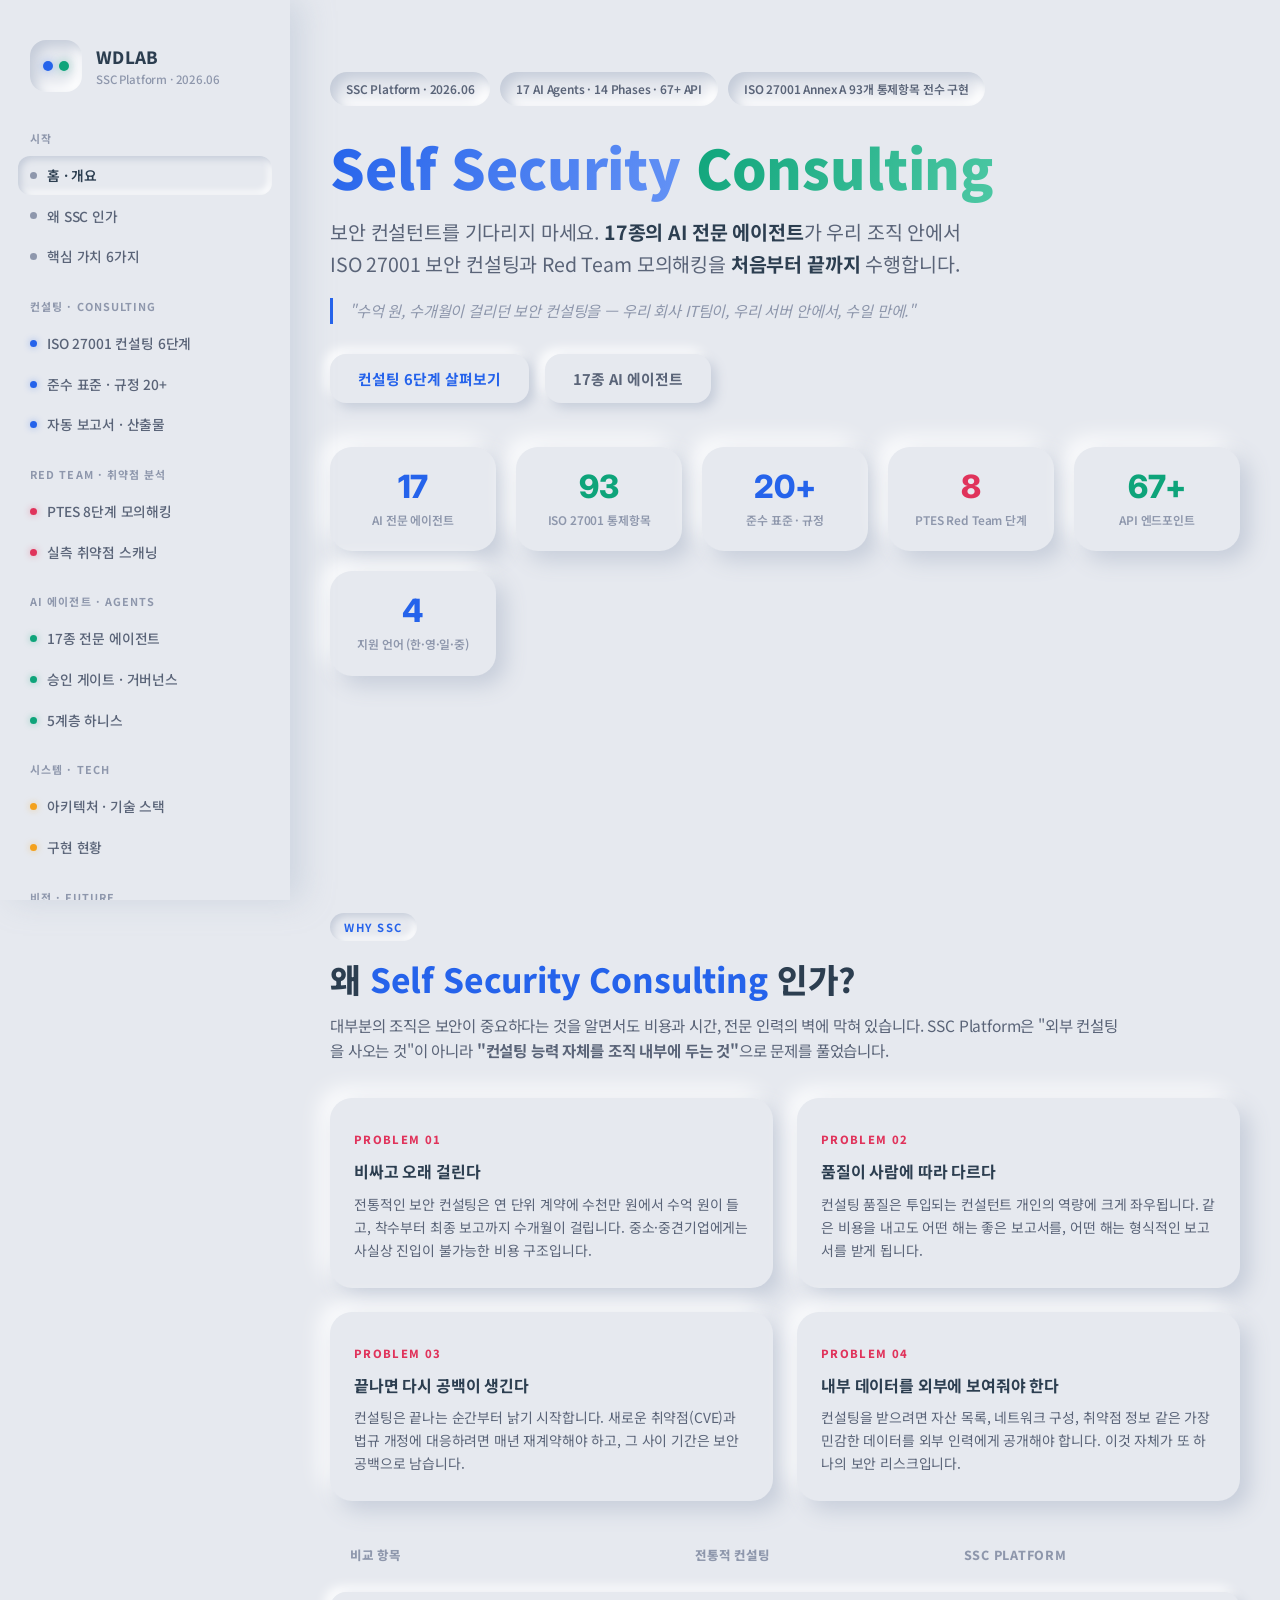
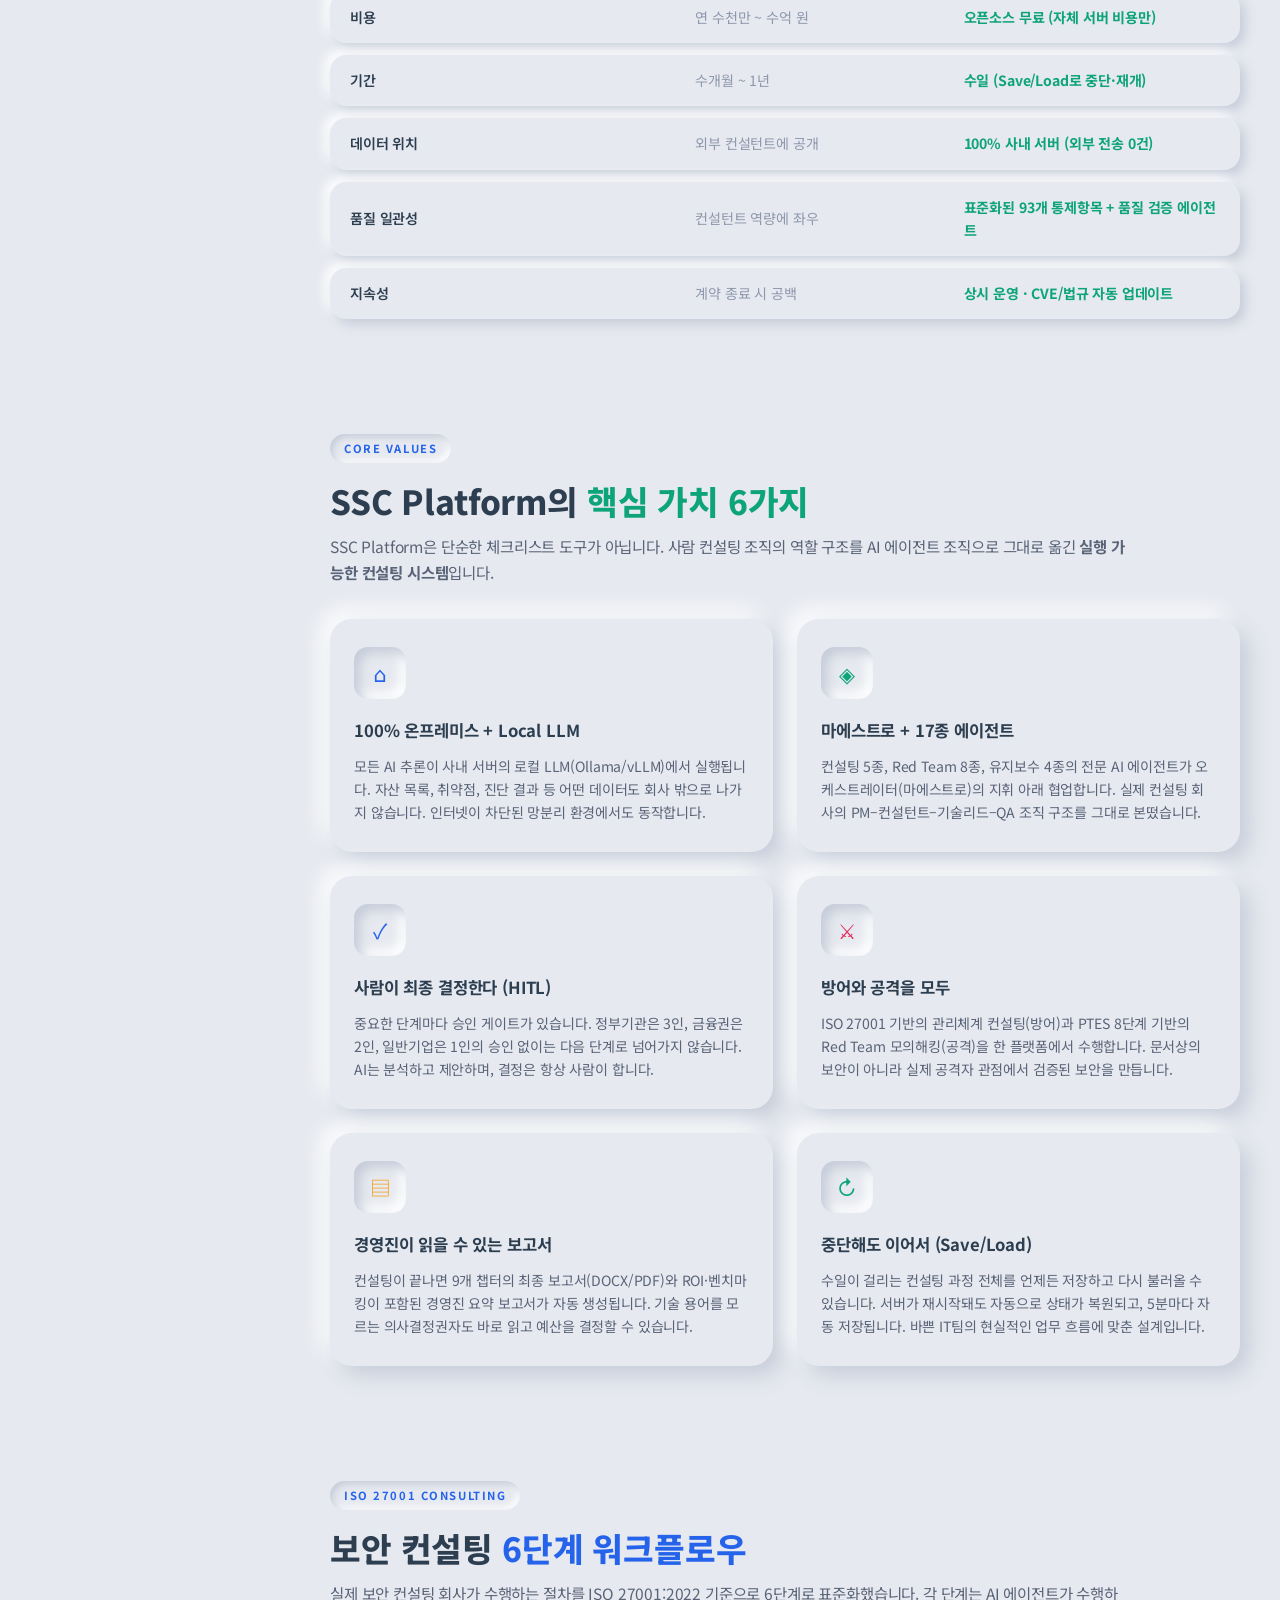
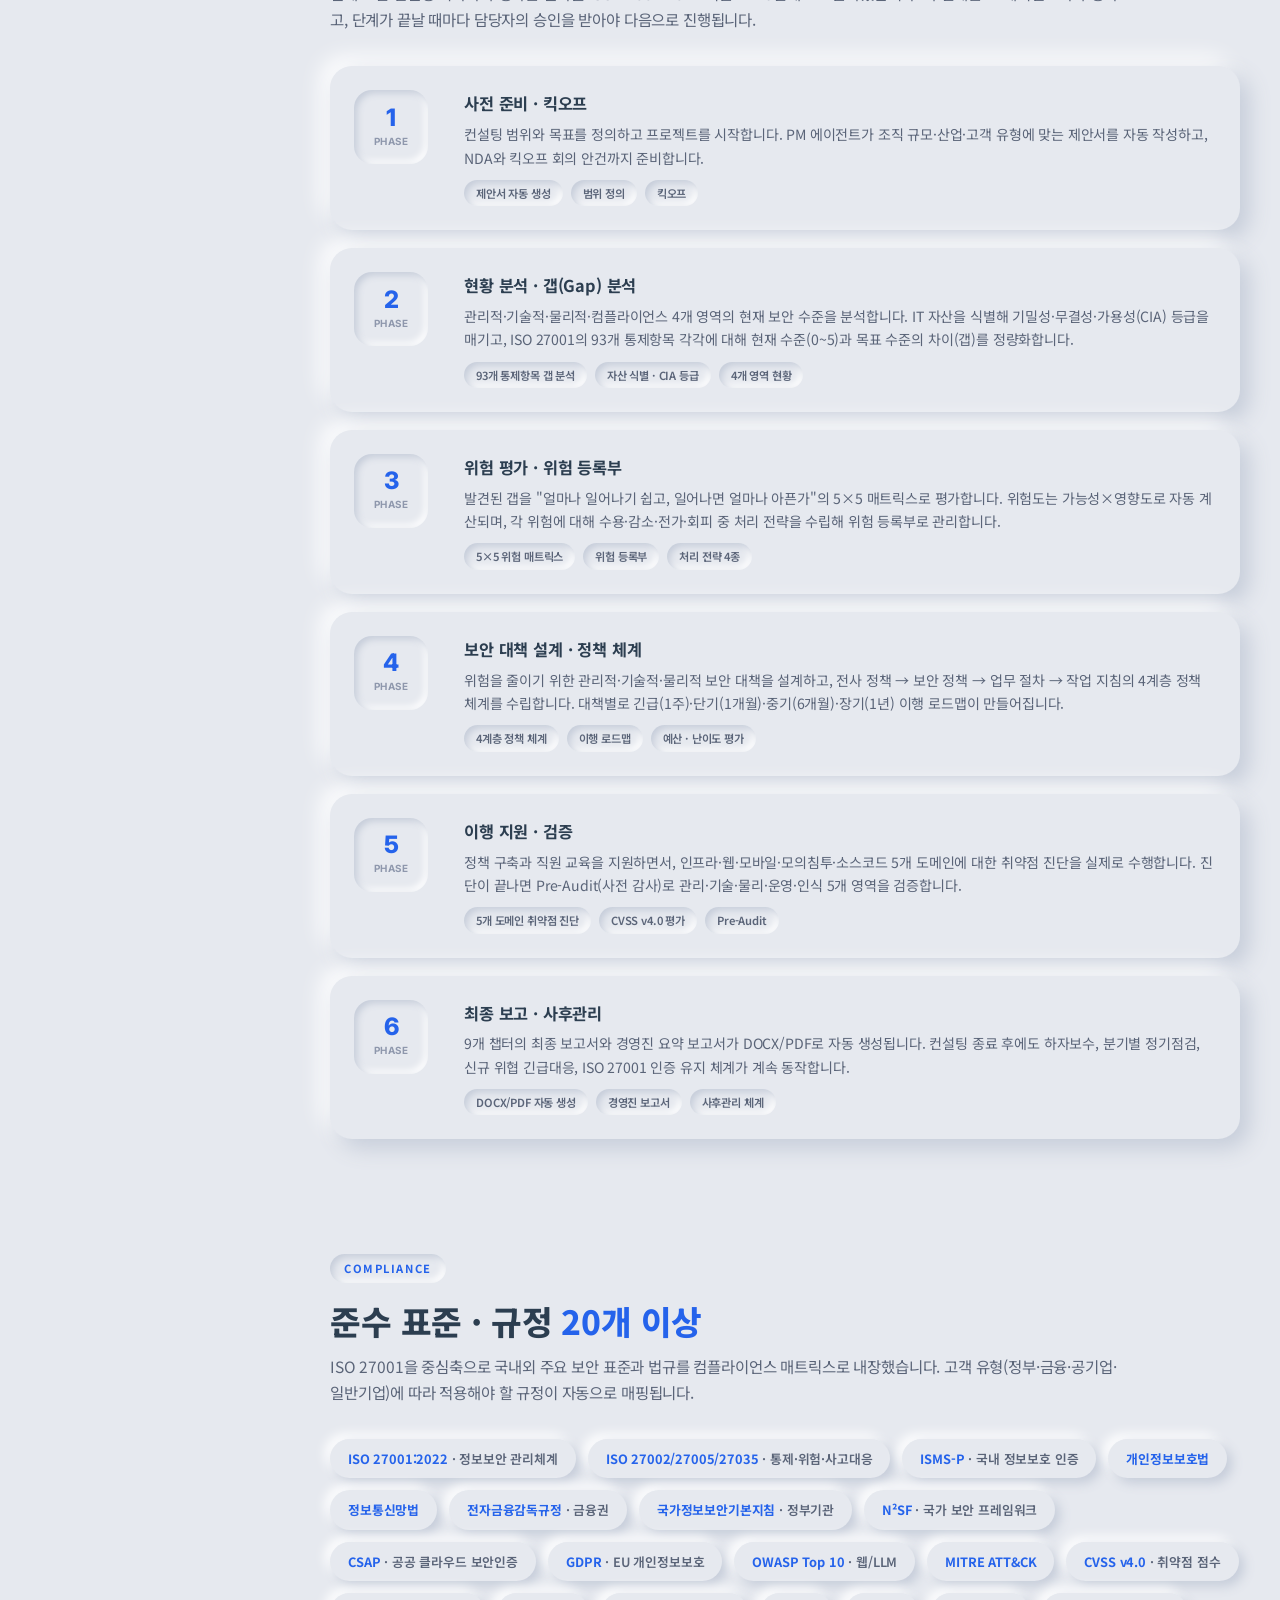
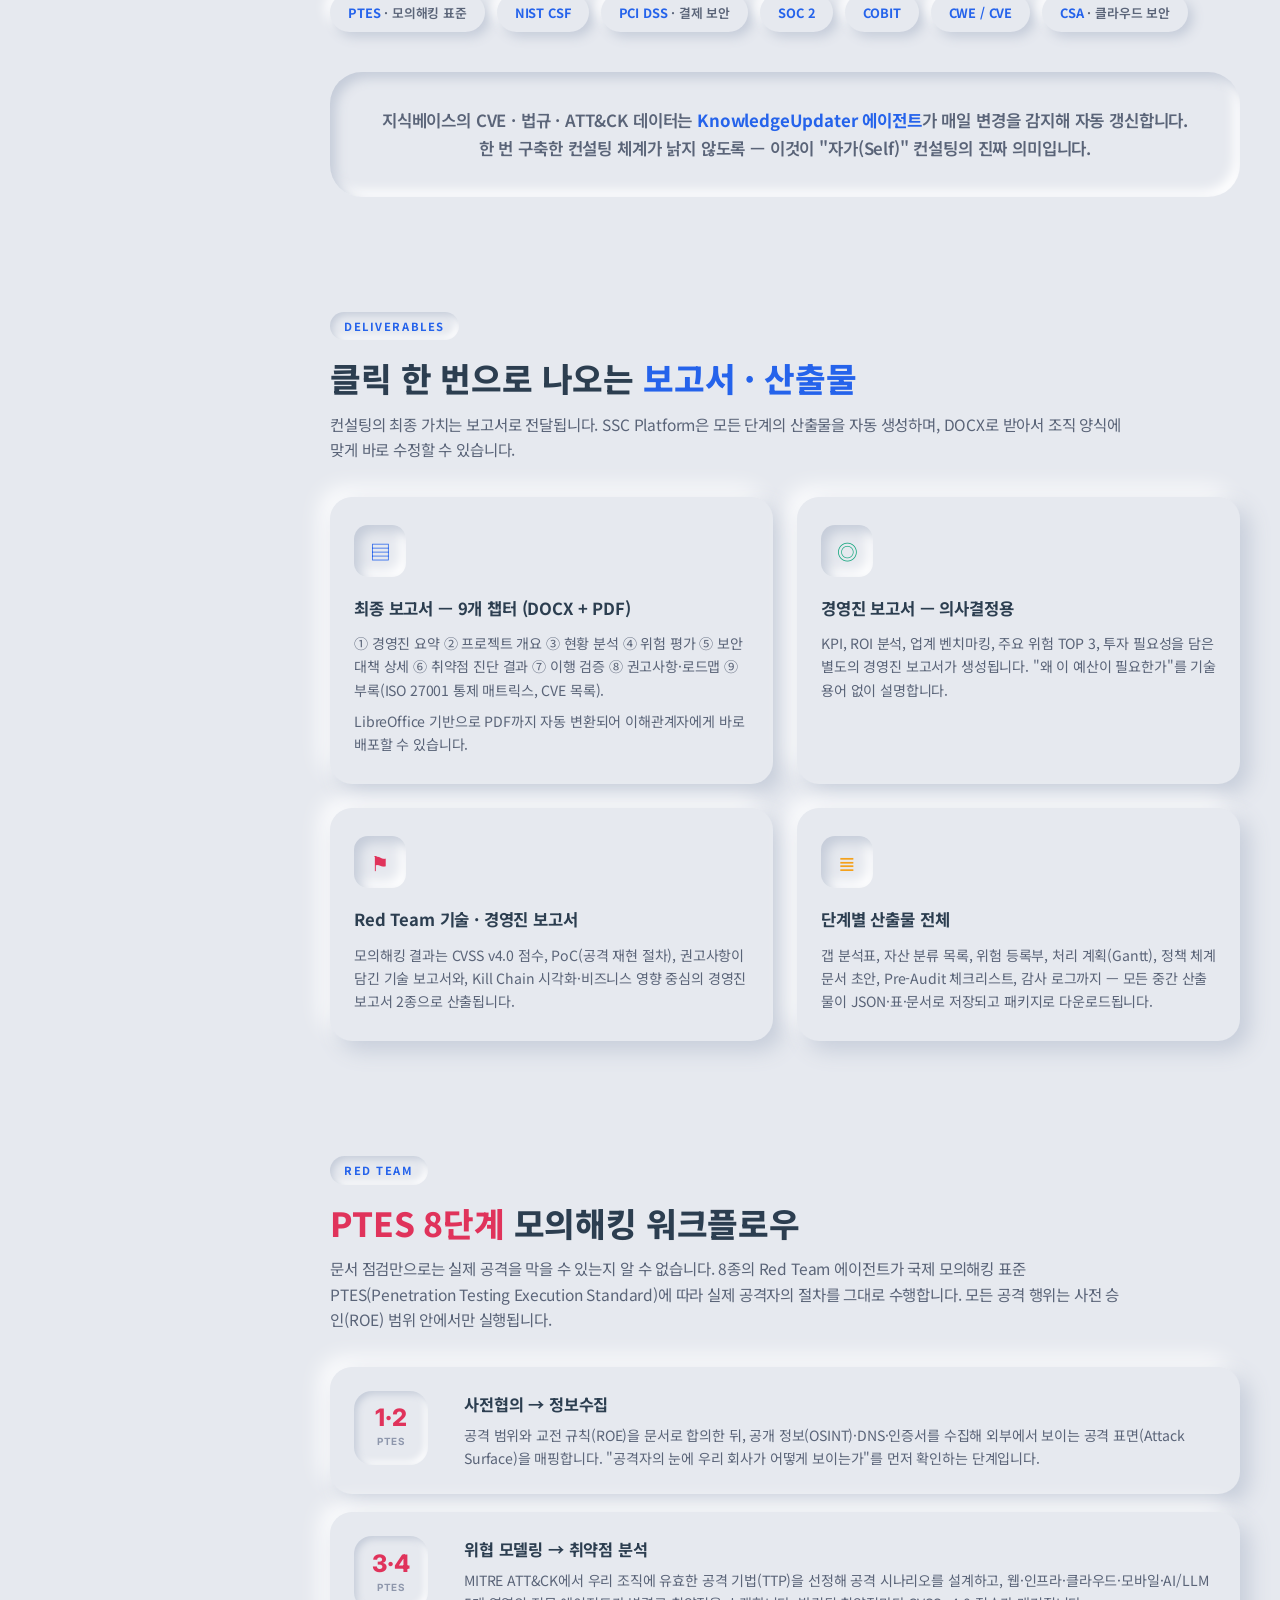
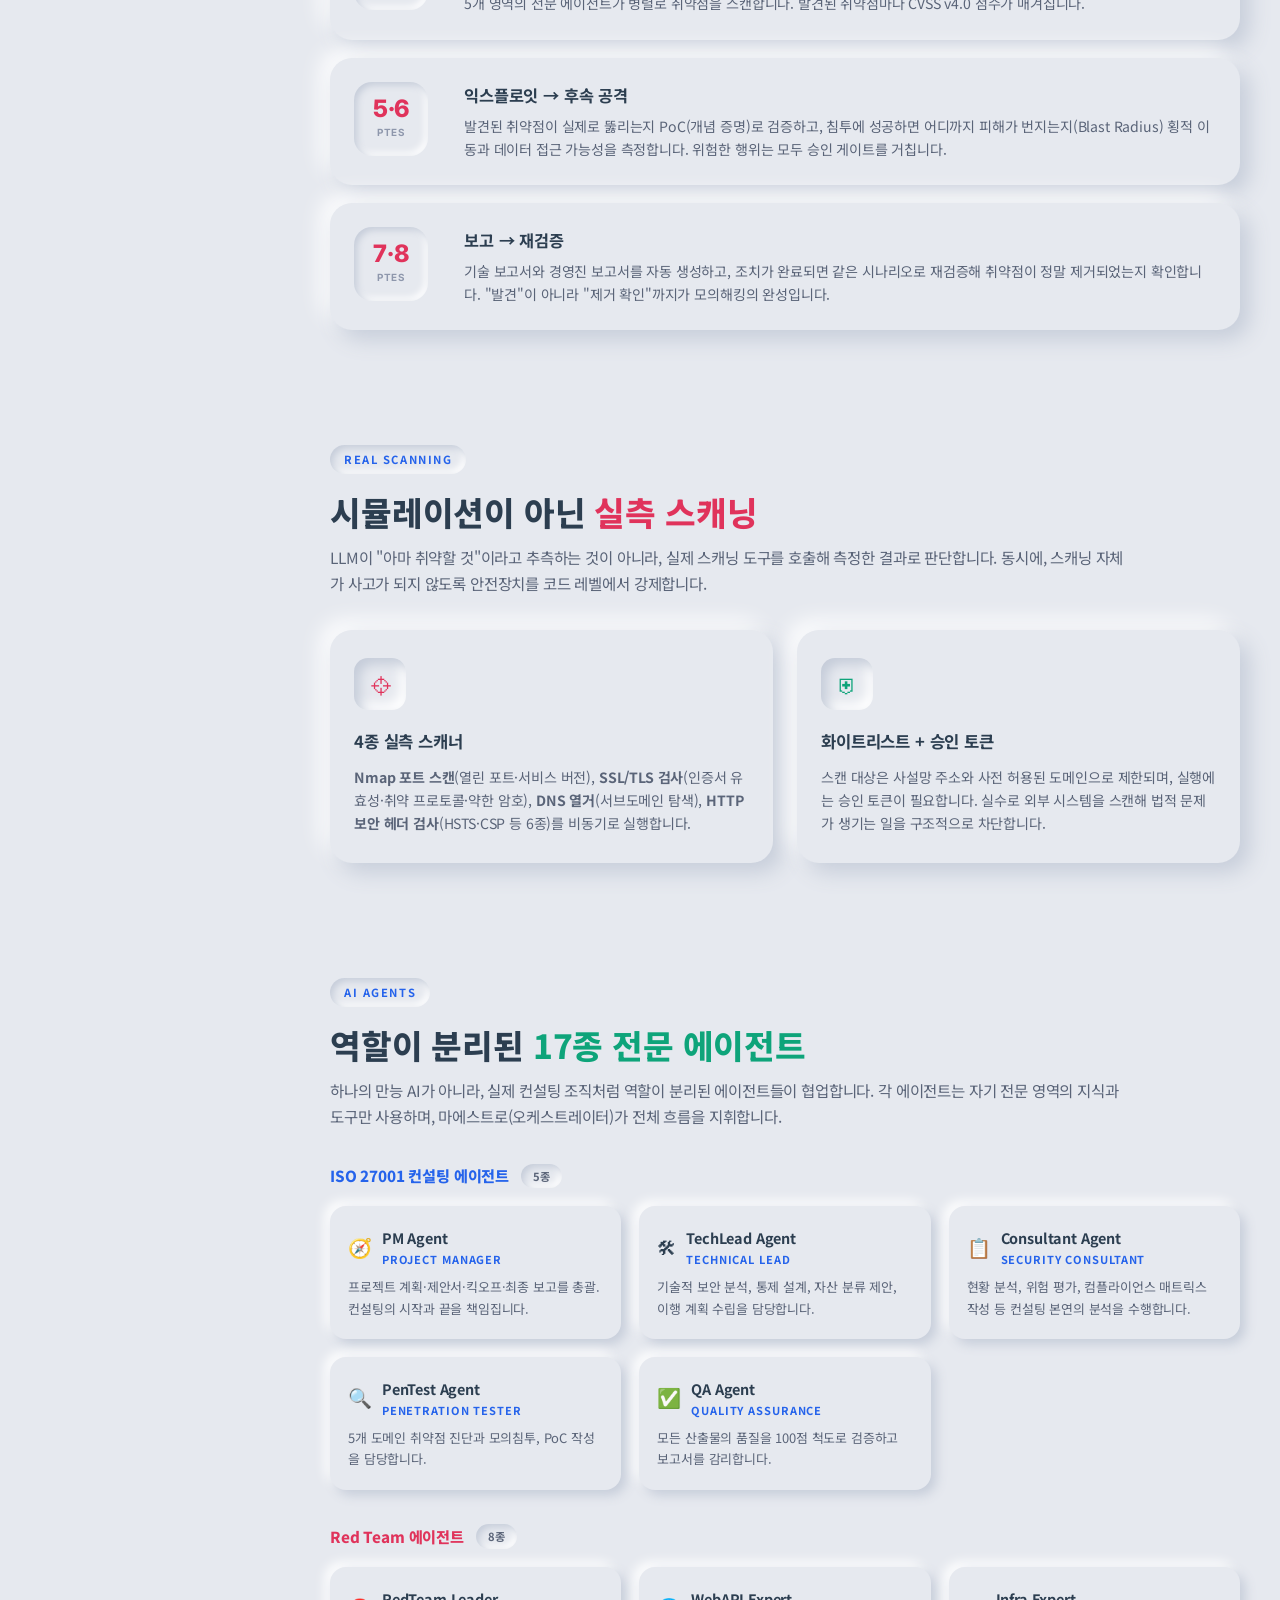
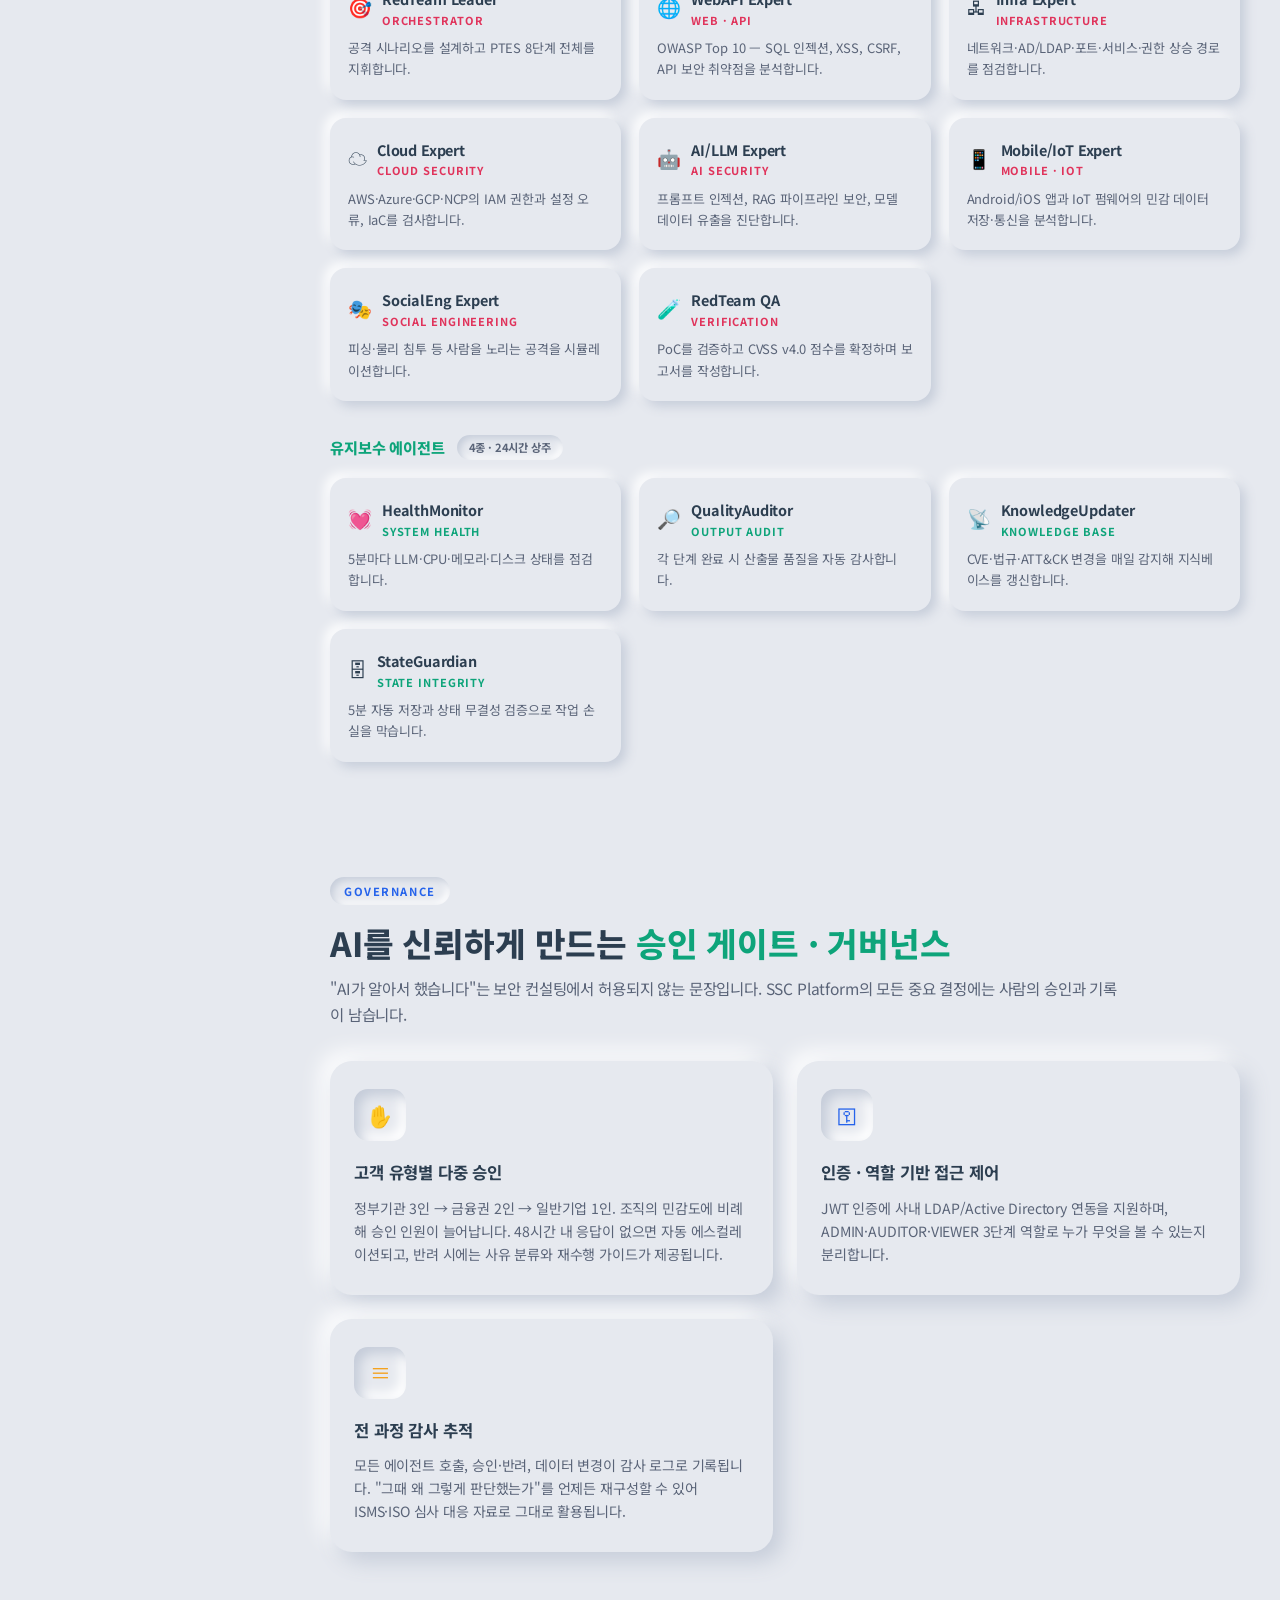
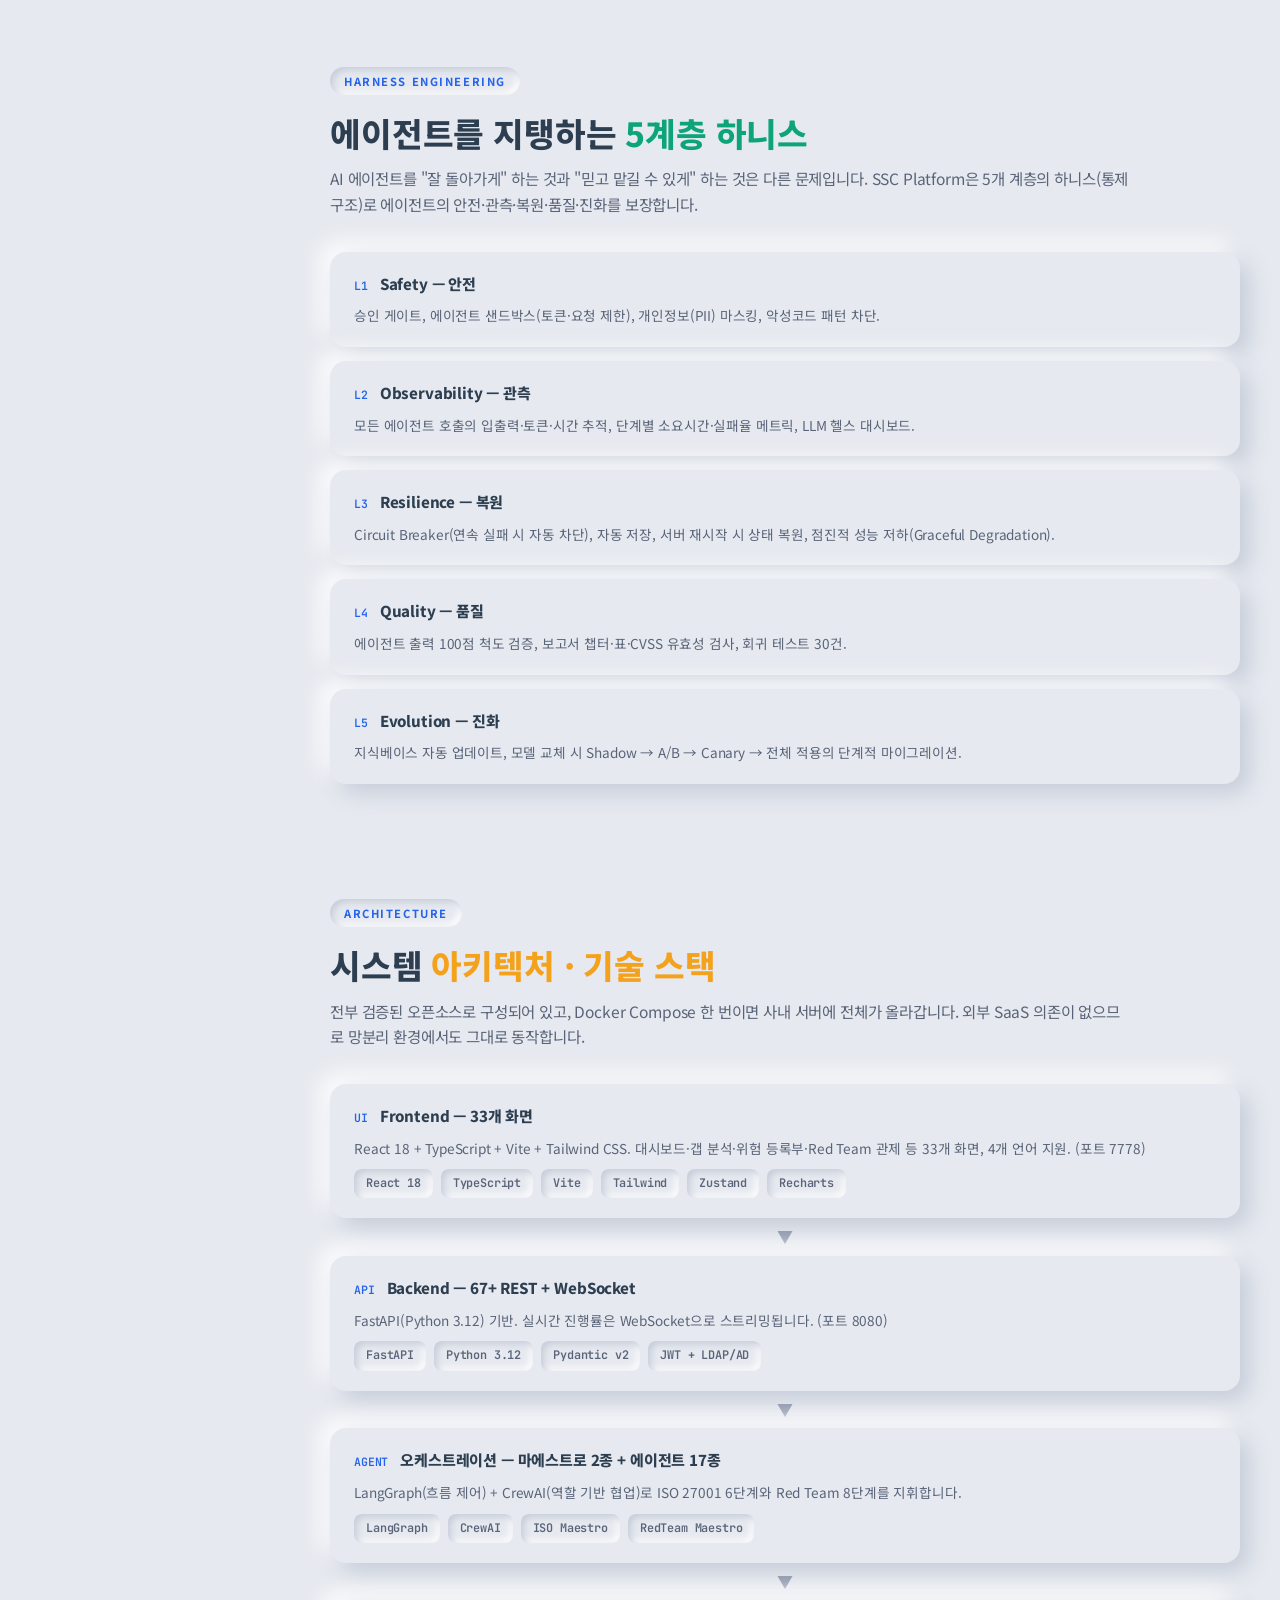
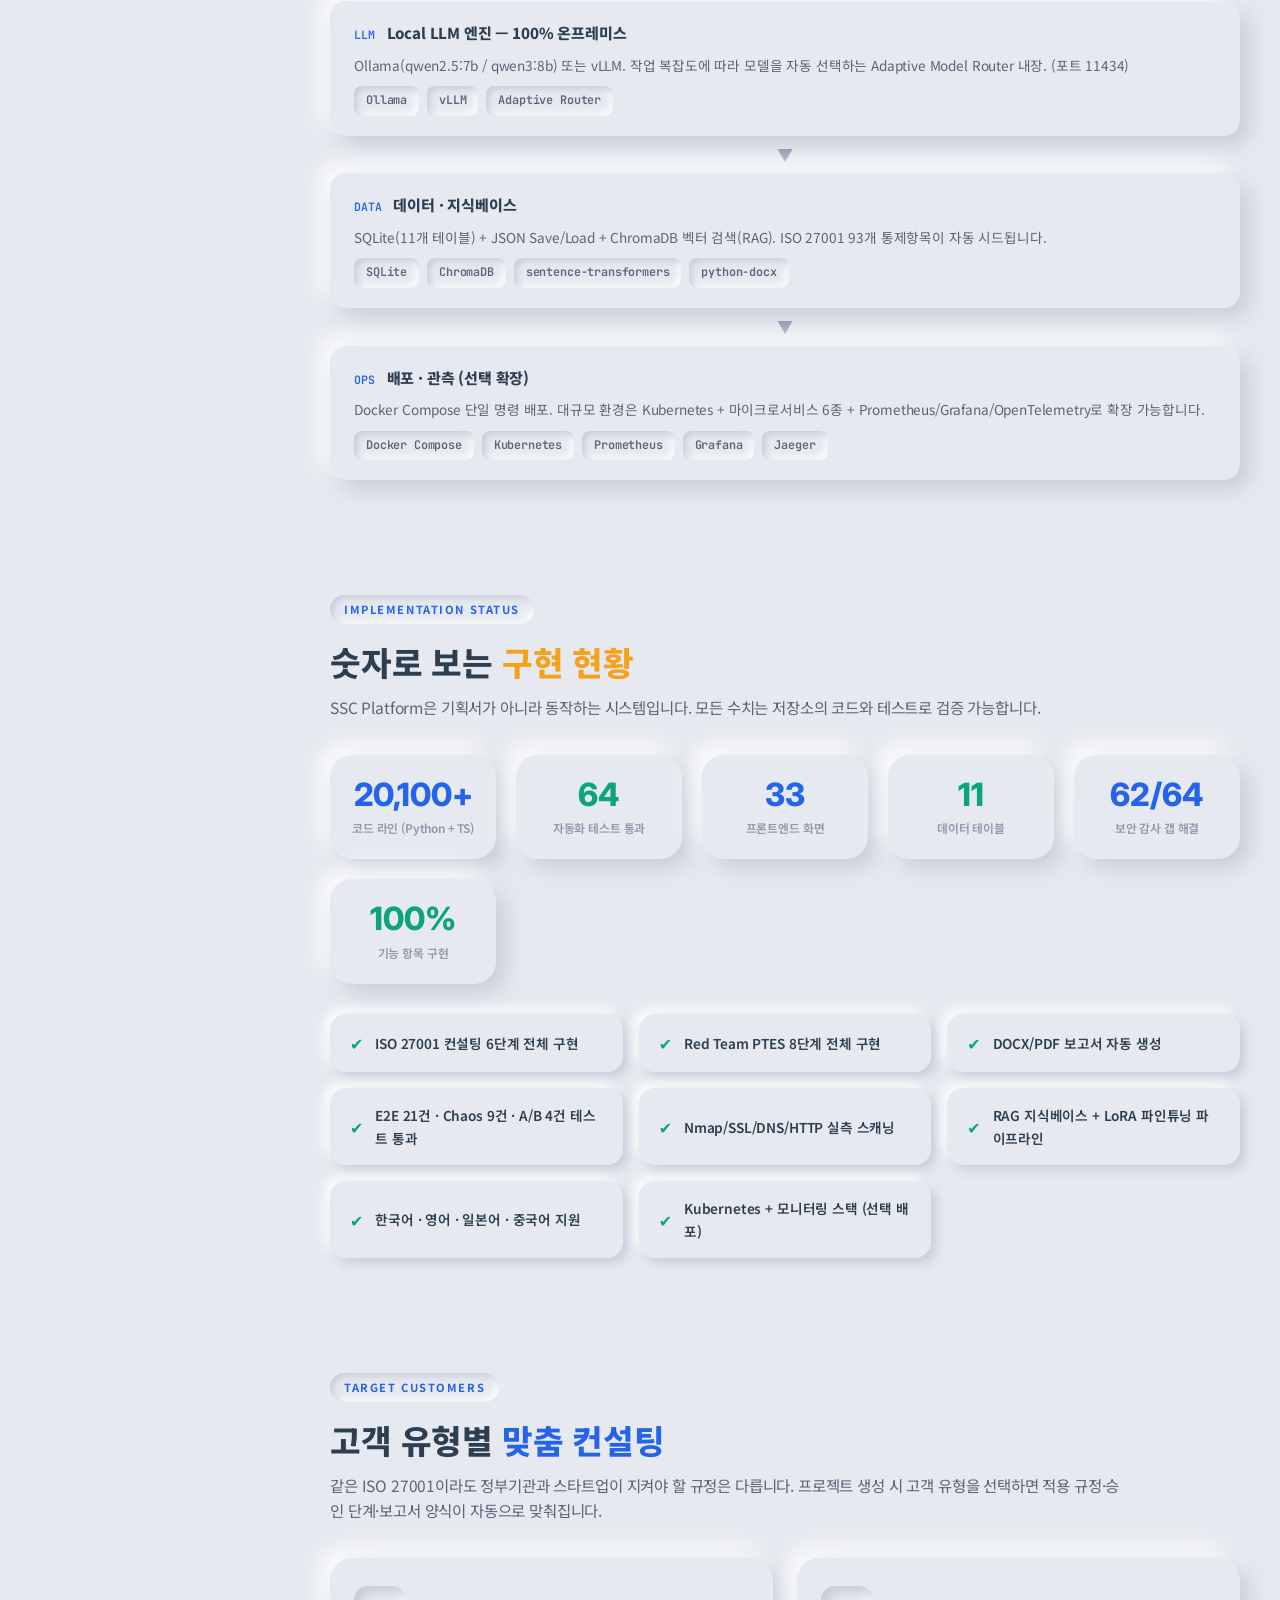
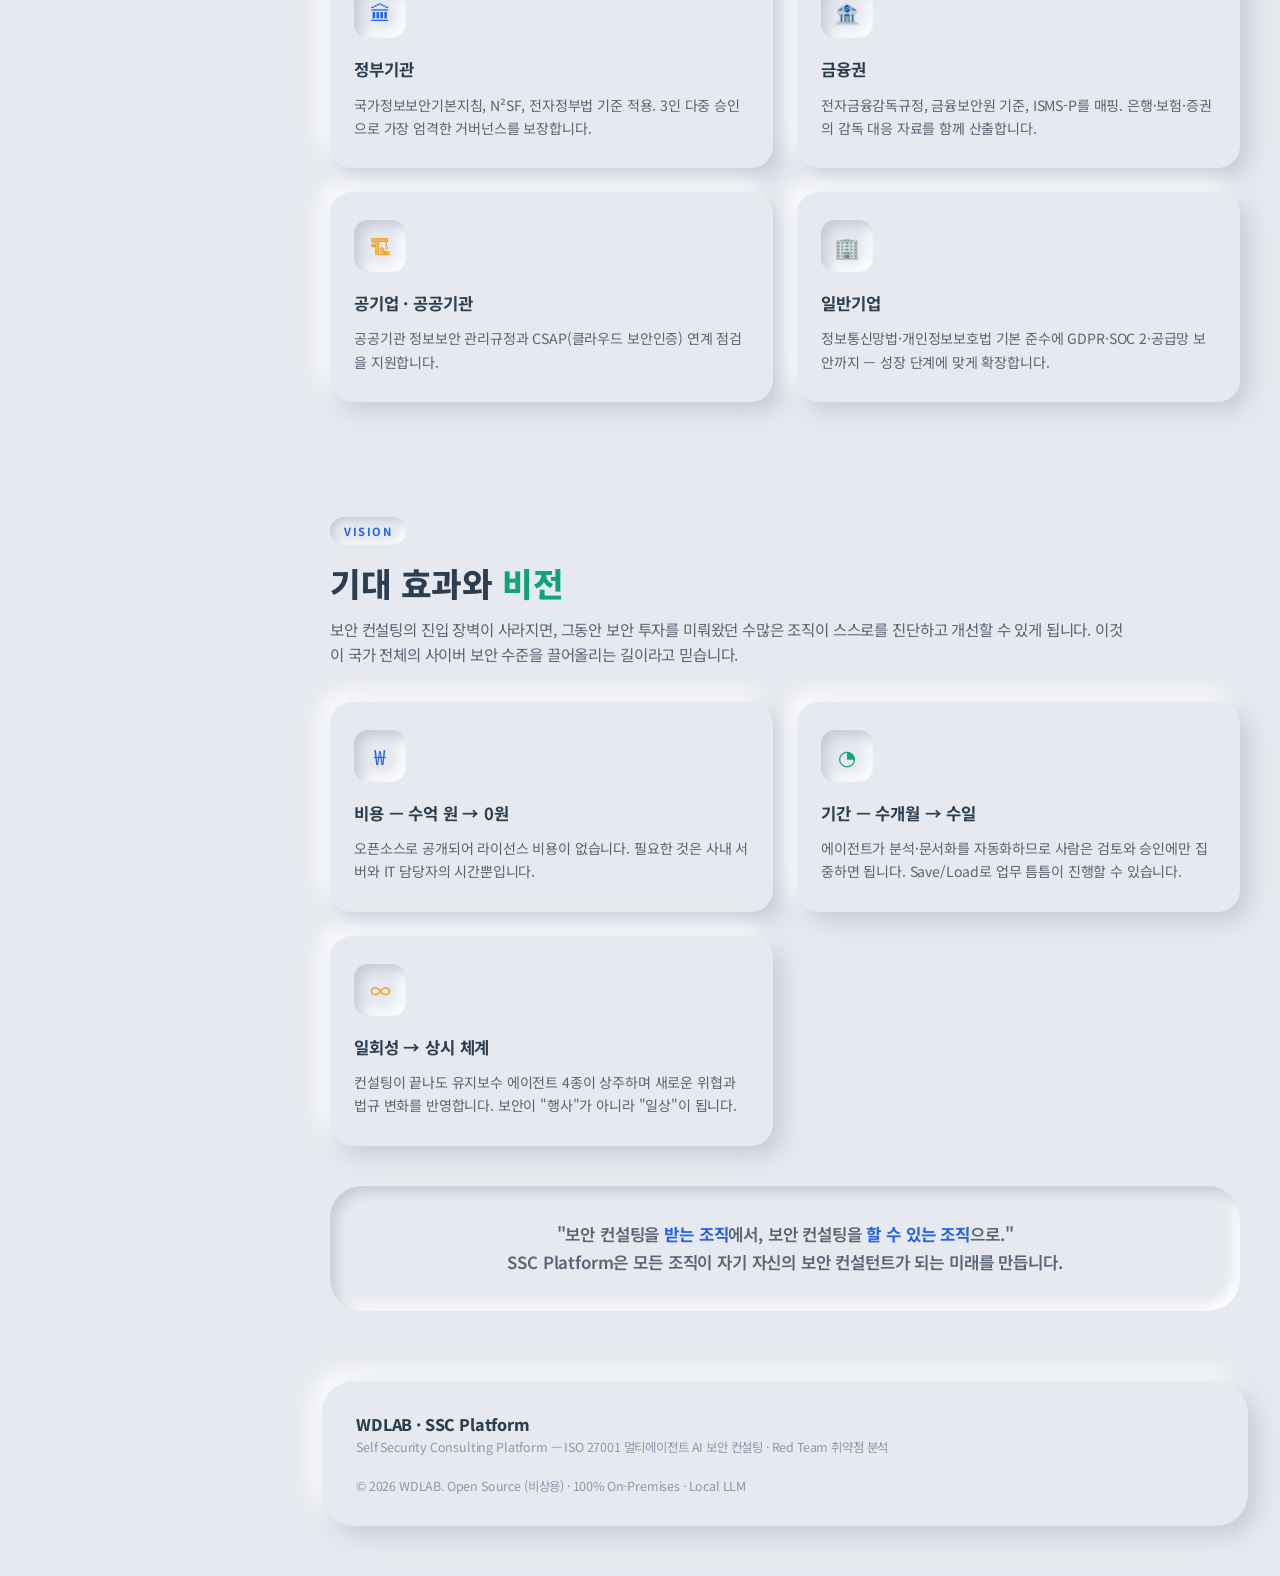
<file: legacy/index.html>
<!DOCTYPE html>
<html lang="ko">
<head>
<meta charset="UTF-8" />
<meta name="viewport" content="width=device-width, initial-scale=1.0" />
<title>SSC Platform · AI 멀티에이전트 자가 보안 컨설팅 플랫폼</title>
<meta name="description" content="SSC Platform(Self Security Consulting Platform)은 17종의 AI 전문 에이전트가 ISO 27001 기반 보안 컨설팅 6단계와 PTES 기반 Red Team 취약점 분석 8단계를 자동 수행하는 완전 온프레미스 오픈소스 플랫폼입니다." />
<link rel="preconnect" href="https://fonts.googleapis.com" />
<link rel="preconnect" href="https://fonts.gstatic.com" crossorigin />
<link href="https://fonts.googleapis.com/css2?family=Inter:wght@400;500;600;700;800&family=JetBrains+Mono:wght@400;500;600&family=Noto+Sans+KR:wght@300;400;500;600;700;800;900&display=swap" rel="stylesheet" />
<link rel="stylesheet" href="css/style.css" />
</head>
<body>

  <button class="menu-toggle neu-raised" id="menuToggle" aria-label="Menu">☰</button>

  <!-- ============== SIDEBAR ============== -->
  <aside class="sidebar" id="sidebar">
    <div class="brand">
      <div class="brand-logo neu-pressed">
        <span class="led led-bl"></span>
        <span class="led led-gr"></span>
      </div>
      <div class="brand-text">
        <div class="brand-title">WDLAB</div>
        <div class="brand-subtitle">SSC Platform · 2026.06</div>
      </div>
    </div>

    <nav class="nav-sections">
      <div class="nav-group">
        <div class="nav-label">시작</div>
        <a class="nav-item active" href="#hero" data-target="hero"><i class="dot"></i><span>홈 · 개요</span></a>
        <a class="nav-item" href="#why" data-target="why"><i class="dot"></i><span>왜 SSC 인가</span></a>
        <a class="nav-item" href="#values" data-target="values"><i class="dot"></i><span>핵심 가치 6가지</span></a>
      </div>

      <div class="nav-group">
        <div class="nav-label">컨설팅 · Consulting</div>
        <a class="nav-item" href="#workflow" data-target="workflow"><i class="dot dot-bl"></i><span>ISO 27001 컨설팅 6단계</span></a>
        <a class="nav-item" href="#standards" data-target="standards"><i class="dot dot-bl"></i><span>준수 표준 · 규정 20+</span></a>
        <a class="nav-item" href="#reports" data-target="reports"><i class="dot dot-bl"></i><span>자동 보고서 · 산출물</span></a>
      </div>

      <div class="nav-group">
        <div class="nav-label">Red Team · 취약점 분석</div>
        <a class="nav-item" href="#redteam" data-target="redteam"><i class="dot dot-rd"></i><span>PTES 8단계 모의해킹</span></a>
        <a class="nav-item" href="#scanning" data-target="scanning"><i class="dot dot-rd"></i><span>실측 취약점 스캐닝</span></a>
      </div>

      <div class="nav-group">
        <div class="nav-label">AI 에이전트 · Agents</div>
        <a class="nav-item" href="#agents" data-target="agents"><i class="dot dot-gr"></i><span>17종 전문 에이전트</span></a>
        <a class="nav-item" href="#governance" data-target="governance"><i class="dot dot-gr"></i><span>승인 게이트 · 거버넌스</span></a>
        <a class="nav-item" href="#harness" data-target="harness"><i class="dot dot-gr"></i><span>5계층 하니스</span></a>
      </div>

      <div class="nav-group">
        <div class="nav-label">시스템 · Tech</div>
        <a class="nav-item" href="#architecture" data-target="architecture"><i class="dot dot-am"></i><span>아키텍처 · 기술 스택</span></a>
        <a class="nav-item" href="#status" data-target="status"><i class="dot dot-am"></i><span>구현 현황</span></a>
      </div>

      <div class="nav-group">
        <div class="nav-label">비전 · Future</div>
        <a class="nav-item" href="#customers" data-target="customers"><i class="dot"></i><span>4대 고객 유형</span></a>
        <a class="nav-item" href="#vision" data-target="vision"><i class="dot"></i><span>기대 효과 · 비전</span></a>
      </div>
    </nav>

    <div class="sidebar-footer neu-pressed">
      <div class="status-led"><span class="pulse"></span> 100% On-Prem · Local LLM · Open Source</div>
    </div>
  </aside>

  <!-- ============== MAIN ============== -->
  <main class="content">

    <!-- ===== HERO ===== -->
    <section id="hero" class="section section-hero">
      <div class="hero-meta">
        <span class="chip neu-pressed">SSC Platform · 2026.06</span>
        <span class="chip neu-pressed">17 AI Agents · 14 Phases · 67+ API</span>
        <span class="chip neu-pressed">ISO 27001 Annex A 93개 통제항목 전수 구현</span>
      </div>

      <h1 class="hero-title">
        <span class="text-grad-bl">Self Security</span> <span class="text-grad-gr">Consulting</span>
      </h1>
      <p class="hero-tagline">
        보안 컨설턴트를 기다리지 마세요. <b>17종의 AI 전문 에이전트</b>가 우리 조직 안에서<br/>
        ISO 27001 보안 컨설팅과 Red Team 모의해킹을 <b>처음부터 끝까지</b> 수행합니다.
      </p>
      <p class="hero-quote">
        "수억 원, 수개월이 걸리던 보안 컨설팅을 — 우리 회사 IT팀이, 우리 서버 안에서, 수일 만에."
      </p>

      <div class="hero-cta">
        <button class="btn-neu btn-primary" onclick="document.getElementById('workflow').scrollIntoView({behavior:'smooth'})">
          <span>컨설팅 6단계 살펴보기</span>
        </button>
        <button class="btn-neu" onclick="document.getElementById('agents').scrollIntoView({behavior:'smooth'})">
          <span>17종 AI 에이전트</span>
        </button>
      </div>

      <div class="hero-stats">
        <div class="stat-card neu-raised">
          <div class="stat-number text-bl">17</div>
          <div class="stat-label">AI 전문 에이전트</div>
        </div>
        <div class="stat-card neu-raised">
          <div class="stat-number text-gr">93</div>
          <div class="stat-label">ISO 27001 통제항목</div>
        </div>
        <div class="stat-card neu-raised">
          <div class="stat-number text-bl">20+</div>
          <div class="stat-label">준수 표준 · 규정</div>
        </div>
        <div class="stat-card neu-raised">
          <div class="stat-number text-rd">8</div>
          <div class="stat-label">PTES Red Team 단계</div>
        </div>
        <div class="stat-card neu-raised">
          <div class="stat-number text-gr">67+</div>
          <div class="stat-label">API 엔드포인트</div>
        </div>
        <div class="stat-card neu-raised">
          <div class="stat-number text-bl">4</div>
          <div class="stat-label">지원 언어 (한·영·일·중)</div>
        </div>
      </div>
    </section>

    <!-- ===== WHY ===== -->
    <section id="why" class="section">
      <div class="section-head">
        <span class="section-tag">Why SSC</span>
        <h2>왜 <span class="text-bl">Self Security Consulting</span> 인가?</h2>
        <p class="section-lead">
          대부분의 조직은 보안이 중요하다는 것을 알면서도 비용과 시간, 전문 인력의 벽에 막혀 있습니다.
          SSC Platform은 "외부 컨설팅을 사오는 것"이 아니라 <b>"컨설팅 능력 자체를 조직 내부에 두는 것"</b>으로 문제를 풀었습니다.
        </p>
      </div>

      <div class="grid-cards">
        <div class="pain neu-raised">
          <span class="pain-num">PROBLEM 01</span>
          <h4>비싸고 오래 걸린다</h4>
          <p>전통적인 보안 컨설팅은 연 단위 계약에 수천만 원에서 수억 원이 들고, 착수부터 최종 보고까지 수개월이 걸립니다. 중소·중견기업에게는 사실상 진입이 불가능한 비용 구조입니다.</p>
        </div>
        <div class="pain neu-raised">
          <span class="pain-num">PROBLEM 02</span>
          <h4>품질이 사람에 따라 다르다</h4>
          <p>컨설팅 품질은 투입되는 컨설턴트 개인의 역량에 크게 좌우됩니다. 같은 비용을 내고도 어떤 해는 좋은 보고서를, 어떤 해는 형식적인 보고서를 받게 됩니다.</p>
        </div>
        <div class="pain neu-raised">
          <span class="pain-num">PROBLEM 03</span>
          <h4>끝나면 다시 공백이 생긴다</h4>
          <p>컨설팅은 끝나는 순간부터 낡기 시작합니다. 새로운 취약점(CVE)과 법규 개정에 대응하려면 매년 재계약해야 하고, 그 사이 기간은 보안 공백으로 남습니다.</p>
        </div>
        <div class="pain neu-raised">
          <span class="pain-num">PROBLEM 04</span>
          <h4>내부 데이터를 외부에 보여줘야 한다</h4>
          <p>컨설팅을 받으려면 자산 목록, 네트워크 구성, 취약점 정보 같은 가장 민감한 데이터를 외부 인력에게 공개해야 합니다. 이것 자체가 또 하나의 보안 리스크입니다.</p>
        </div>
      </div>

      <div class="compare">
        <div class="compare-head"><span>비교 항목</span><span>전통적 컨설팅</span><span>SSC Platform</span></div>
        <div class="compare-row neu-raised"><span class="lbl">비용</span><span class="lo">연 수천만 ~ 수억 원</span><span class="hi">오픈소스 무료 (자체 서버 비용만)</span></div>
        <div class="compare-row neu-raised"><span class="lbl">기간</span><span class="lo">수개월 ~ 1년</span><span class="hi">수일 (Save/Load로 중단·재개)</span></div>
        <div class="compare-row neu-raised"><span class="lbl">데이터 위치</span><span class="lo">외부 컨설턴트에 공개</span><span class="hi">100% 사내 서버 (외부 전송 0건)</span></div>
        <div class="compare-row neu-raised"><span class="lbl">품질 일관성</span><span class="lo">컨설턴트 역량에 좌우</span><span class="hi">표준화된 93개 통제항목 + 품질 검증 에이전트</span></div>
        <div class="compare-row neu-raised"><span class="lbl">지속성</span><span class="lo">계약 종료 시 공백</span><span class="hi">상시 운영 · CVE/법규 자동 업데이트</span></div>
      </div>
    </section>

    <!-- ===== VALUES ===== -->
    <section id="values" class="section">
      <div class="section-head">
        <span class="section-tag">Core Values</span>
        <h2>SSC Platform의 <span class="text-gr">핵심 가치 6가지</span></h2>
        <p class="section-lead">
          SSC Platform은 단순한 체크리스트 도구가 아닙니다. 사람 컨설팅 조직의 역할 구조를
          AI 에이전트 조직으로 그대로 옮긴 <b>실행 가능한 컨설팅 시스템</b>입니다.
        </p>
      </div>

      <div class="grid-3">
        <div class="card neu-raised card-hover">
          <div class="card-icon neu-pressed"><span class="ico-bl">⌂</span></div>
          <h3>100% 온프레미스 + Local LLM</h3>
          <p>모든 AI 추론이 사내 서버의 로컬 LLM(Ollama/vLLM)에서 실행됩니다. 자산 목록, 취약점, 진단 결과 등 어떤 데이터도 회사 밖으로 나가지 않습니다. 인터넷이 차단된 망분리 환경에서도 동작합니다.</p>
        </div>
        <div class="card neu-raised card-hover">
          <div class="card-icon neu-pressed"><span class="ico-gr">◈</span></div>
          <h3>마에스트로 + 17종 에이전트</h3>
          <p>컨설팅 5종, Red Team 8종, 유지보수 4종의 전문 AI 에이전트가 오케스트레이터(마에스트로)의 지휘 아래 협업합니다. 실제 컨설팅 회사의 PM–컨설턴트–기술리드–QA 조직 구조를 그대로 본떴습니다.</p>
        </div>
        <div class="card neu-raised card-hover">
          <div class="card-icon neu-pressed"><span class="ico-bl">✓</span></div>
          <h3>사람이 최종 결정한다 (HITL)</h3>
          <p>중요한 단계마다 승인 게이트가 있습니다. 정부기관은 3인, 금융권은 2인, 일반기업은 1인의 승인 없이는 다음 단계로 넘어가지 않습니다. AI는 분석하고 제안하며, 결정은 항상 사람이 합니다.</p>
        </div>
        <div class="card neu-raised card-hover">
          <div class="card-icon neu-pressed"><span class="ico-rd">⚔</span></div>
          <h3>방어와 공격을 모두</h3>
          <p>ISO 27001 기반의 관리체계 컨설팅(방어)과 PTES 8단계 기반의 Red Team 모의해킹(공격)을 한 플랫폼에서 수행합니다. 문서상의 보안이 아니라 실제 공격자 관점에서 검증된 보안을 만듭니다.</p>
        </div>
        <div class="card neu-raised card-hover">
          <div class="card-icon neu-pressed"><span class="ico-am">▤</span></div>
          <h3>경영진이 읽을 수 있는 보고서</h3>
          <p>컨설팅이 끝나면 9개 챕터의 최종 보고서(DOCX/PDF)와 ROI·벤치마킹이 포함된 경영진 요약 보고서가 자동 생성됩니다. 기술 용어를 모르는 의사결정권자도 바로 읽고 예산을 결정할 수 있습니다.</p>
        </div>
        <div class="card neu-raised card-hover">
          <div class="card-icon neu-pressed"><span class="ico-gr">↻</span></div>
          <h3>중단해도 이어서 (Save/Load)</h3>
          <p>수일이 걸리는 컨설팅 과정 전체를 언제든 저장하고 다시 불러올 수 있습니다. 서버가 재시작돼도 자동으로 상태가 복원되고, 5분마다 자동 저장됩니다. 바쁜 IT팀의 현실적인 업무 흐름에 맞춘 설계입니다.</p>
        </div>
      </div>
    </section>

    <!-- ===== WORKFLOW ===== -->
    <section id="workflow" class="section">
      <div class="section-head">
        <span class="section-tag">ISO 27001 Consulting</span>
        <h2>보안 컨설팅 <span class="text-bl">6단계 워크플로우</span></h2>
        <p class="section-lead">
          실제 보안 컨설팅 회사가 수행하는 절차를 ISO 27001:2022 기준으로 6단계로 표준화했습니다.
          각 단계는 AI 에이전트가 수행하고, 단계가 끝날 때마다 담당자의 승인을 받아야 다음으로 진행됩니다.
        </p>
      </div>

      <div class="phases">
        <div class="phase neu-raised">
          <div class="phase-num"><span class="n">1</span><span class="t">PHASE</span></div>
          <div>
            <h4>사전 준비 · 킥오프</h4>
            <p>컨설팅 범위와 목표를 정의하고 프로젝트를 시작합니다. PM 에이전트가 조직 규모·산업·고객 유형에 맞는 제안서를 자동 작성하고, NDA와 킥오프 회의 안건까지 준비합니다.</p>
            <div class="phase-tags"><span class="phase-tag">제안서 자동 생성</span><span class="phase-tag">범위 정의</span><span class="phase-tag">킥오프</span></div>
          </div>
        </div>
        <div class="phase neu-raised">
          <div class="phase-num"><span class="n">2</span><span class="t">PHASE</span></div>
          <div>
            <h4>현황 분석 · 갭(Gap) 분석</h4>
            <p>관리적·기술적·물리적·컴플라이언스 4개 영역의 현재 보안 수준을 분석합니다. IT 자산을 식별해 기밀성·무결성·가용성(CIA) 등급을 매기고, ISO 27001의 93개 통제항목 각각에 대해 현재 수준(0~5)과 목표 수준의 차이(갭)를 정량화합니다.</p>
            <div class="phase-tags"><span class="phase-tag">93개 통제항목 갭 분석</span><span class="phase-tag">자산 식별 · CIA 등급</span><span class="phase-tag">4개 영역 현황</span></div>
          </div>
        </div>
        <div class="phase neu-raised">
          <div class="phase-num"><span class="n">3</span><span class="t">PHASE</span></div>
          <div>
            <h4>위험 평가 · 위험 등록부</h4>
            <p>발견된 갭을 "얼마나 일어나기 쉽고, 일어나면 얼마나 아픈가"의 5×5 매트릭스로 평가합니다. 위험도는 가능성×영향도로 자동 계산되며, 각 위험에 대해 수용·감소·전가·회피 중 처리 전략을 수립해 위험 등록부로 관리합니다.</p>
            <div class="phase-tags"><span class="phase-tag">5×5 위험 매트릭스</span><span class="phase-tag">위험 등록부</span><span class="phase-tag">처리 전략 4종</span></div>
          </div>
        </div>
        <div class="phase neu-raised">
          <div class="phase-num"><span class="n">4</span><span class="t">PHASE</span></div>
          <div>
            <h4>보안 대책 설계 · 정책 체계</h4>
            <p>위험을 줄이기 위한 관리적·기술적·물리적 보안 대책을 설계하고, 전사 정책 → 보안 정책 → 업무 절차 → 작업 지침의 4계층 정책 체계를 수립합니다. 대책별로 긴급(1주)·단기(1개월)·중기(6개월)·장기(1년) 이행 로드맵이 만들어집니다.</p>
            <div class="phase-tags"><span class="phase-tag">4계층 정책 체계</span><span class="phase-tag">이행 로드맵</span><span class="phase-tag">예산 · 난이도 평가</span></div>
          </div>
        </div>
        <div class="phase neu-raised">
          <div class="phase-num"><span class="n">5</span><span class="t">PHASE</span></div>
          <div>
            <h4>이행 지원 · 검증</h4>
            <p>정책 구축과 직원 교육을 지원하면서, 인프라·웹·모바일·모의침투·소스코드 5개 도메인에 대한 취약점 진단을 실제로 수행합니다. 진단이 끝나면 Pre-Audit(사전 감사)로 관리·기술·물리·운영·인식 5개 영역을 검증합니다.</p>
            <div class="phase-tags"><span class="phase-tag">5개 도메인 취약점 진단</span><span class="phase-tag">CVSS v4.0 평가</span><span class="phase-tag">Pre-Audit</span></div>
          </div>
        </div>
        <div class="phase neu-raised">
          <div class="phase-num"><span class="n">6</span><span class="t">PHASE</span></div>
          <div>
            <h4>최종 보고 · 사후관리</h4>
            <p>9개 챕터의 최종 보고서와 경영진 요약 보고서가 DOCX/PDF로 자동 생성됩니다. 컨설팅 종료 후에도 하자보수, 분기별 정기점검, 신규 위협 긴급대응, ISO 27001 인증 유지 체계가 계속 동작합니다.</p>
            <div class="phase-tags"><span class="phase-tag">DOCX/PDF 자동 생성</span><span class="phase-tag">경영진 보고서</span><span class="phase-tag">사후관리 체계</span></div>
          </div>
        </div>
      </div>
    </section>

    <!-- ===== STANDARDS ===== -->
    <section id="standards" class="section">
      <div class="section-head">
        <span class="section-tag">Compliance</span>
        <h2>준수 표준 · 규정 <span class="text-bl">20개 이상</span></h2>
        <p class="section-lead">
          ISO 27001을 중심축으로 국내외 주요 보안 표준과 법규를 컴플라이언스 매트릭스로 내장했습니다.
          고객 유형(정부·금융·공기업·일반기업)에 따라 적용해야 할 규정이 자동으로 매핑됩니다.
        </p>
      </div>

      <div class="chips-cloud">
        <span class="std-chip neu-raised"><b>ISO 27001:2022</b> · 정보보안 관리체계</span>
        <span class="std-chip neu-raised"><b>ISO 27002/27005/27035</b> · 통제·위험·사고대응</span>
        <span class="std-chip neu-raised"><b>ISMS-P</b> · 국내 정보보호 인증</span>
        <span class="std-chip neu-raised"><b>개인정보보호법</b></span>
        <span class="std-chip neu-raised"><b>정보통신망법</b></span>
        <span class="std-chip neu-raised"><b>전자금융감독규정</b> · 금융권</span>
        <span class="std-chip neu-raised"><b>국가정보보안기본지침</b> · 정부기관</span>
        <span class="std-chip neu-raised"><b>N²SF</b> · 국가 보안 프레임워크</span>
        <span class="std-chip neu-raised"><b>CSAP</b> · 공공 클라우드 보안인증</span>
        <span class="std-chip neu-raised"><b>GDPR</b> · EU 개인정보보호</span>
        <span class="std-chip neu-raised"><b>OWASP Top 10</b> · 웹/LLM</span>
        <span class="std-chip neu-raised"><b>MITRE ATT&amp;CK</b></span>
        <span class="std-chip neu-raised"><b>CVSS v4.0</b> · 취약점 점수</span>
        <span class="std-chip neu-raised"><b>PTES</b> · 모의해킹 표준</span>
        <span class="std-chip neu-raised"><b>NIST CSF</b></span>
        <span class="std-chip neu-raised"><b>PCI DSS</b> · 결제 보안</span>
        <span class="std-chip neu-raised"><b>SOC 2</b></span>
        <span class="std-chip neu-raised"><b>COBIT</b></span>
        <span class="std-chip neu-raised"><b>CWE / CVE</b></span>
        <span class="std-chip neu-raised"><b>CSA</b> · 클라우드 보안</span>
      </div>

      <div class="quote-banner neu-pressed">
        지식베이스의 CVE · 법규 · ATT&amp;CK 데이터는 <b>KnowledgeUpdater 에이전트</b>가 매일 변경을 감지해 자동 갱신합니다.<br/>
        한 번 구축한 컨설팅 체계가 낡지 않도록 — 이것이 "자가(Self)" 컨설팅의 진짜 의미입니다.
      </div>
    </section>

    <!-- ===== REPORTS ===== -->
    <section id="reports" class="section">
      <div class="section-head">
        <span class="section-tag">Deliverables</span>
        <h2>클릭 한 번으로 나오는 <span class="text-bl">보고서 · 산출물</span></h2>
        <p class="section-lead">
          컨설팅의 최종 가치는 보고서로 전달됩니다. SSC Platform은 모든 단계의 산출물을 자동 생성하며,
          DOCX로 받아서 조직 양식에 맞게 바로 수정할 수 있습니다.
        </p>
      </div>

      <div class="grid-2">
        <div class="card neu-raised">
          <div class="card-icon neu-pressed"><span class="ico-bl">▤</span></div>
          <h3>최종 보고서 — 9개 챕터 (DOCX + PDF)</h3>
          <p>① 경영진 요약 ② 프로젝트 개요 ③ 현황 분석 ④ 위험 평가 ⑤ 보안 대책 상세 ⑥ 취약점 진단 결과 ⑦ 이행 검증 ⑧ 권고사항·로드맵 ⑨ 부록(ISO 27001 통제 매트릭스, CVE 목록).</p>
          <p>LibreOffice 기반으로 PDF까지 자동 변환되어 이해관계자에게 바로 배포할 수 있습니다.</p>
        </div>
        <div class="card neu-raised">
          <div class="card-icon neu-pressed"><span class="ico-gr">◎</span></div>
          <h3>경영진 보고서 — 의사결정용</h3>
          <p>KPI, ROI 분석, 업계 벤치마킹, 주요 위험 TOP 3, 투자 필요성을 담은 별도의 경영진 보고서가 생성됩니다. "왜 이 예산이 필요한가"를 기술 용어 없이 설명합니다.</p>
        </div>
        <div class="card neu-raised">
          <div class="card-icon neu-pressed"><span class="ico-rd">⚑</span></div>
          <h3>Red Team 기술 · 경영진 보고서</h3>
          <p>모의해킹 결과는 CVSS v4.0 점수, PoC(공격 재현 절차), 권고사항이 담긴 기술 보고서와, Kill Chain 시각화·비즈니스 영향 중심의 경영진 보고서 2종으로 산출됩니다.</p>
        </div>
        <div class="card neu-raised">
          <div class="card-icon neu-pressed"><span class="ico-am">≣</span></div>
          <h3>단계별 산출물 전체</h3>
          <p>갭 분석표, 자산 분류 목록, 위험 등록부, 처리 계획(Gantt), 정책 체계 문서 초안, Pre-Audit 체크리스트, 감사 로그까지 — 모든 중간 산출물이 JSON·표·문서로 저장되고 패키지로 다운로드됩니다.</p>
        </div>
      </div>
    </section>

    <!-- ===== REDTEAM ===== -->
    <section id="redteam" class="section">
      <div class="section-head">
        <span class="section-tag">Red Team</span>
        <h2><span class="text-rd">PTES 8단계</span> 모의해킹 워크플로우</h2>
        <p class="section-lead">
          문서 점검만으로는 실제 공격을 막을 수 있는지 알 수 없습니다. 8종의 Red Team 에이전트가
          국제 모의해킹 표준 PTES(Penetration Testing Execution Standard)에 따라
          실제 공격자의 절차를 그대로 수행합니다. 모든 공격 행위는 사전 승인(ROE) 범위 안에서만 실행됩니다.
        </p>
      </div>

      <div class="phases">
        <div class="phase neu-raised">
          <div class="phase-num phase-rd"><span class="n">1·2</span><span class="t">PTES</span></div>
          <div>
            <h4>사전협의 → 정보수집</h4>
            <p>공격 범위와 교전 규칙(ROE)을 문서로 합의한 뒤, 공개 정보(OSINT)·DNS·인증서를 수집해 외부에서 보이는 공격 표면(Attack Surface)을 매핑합니다. "공격자의 눈에 우리 회사가 어떻게 보이는가"를 먼저 확인하는 단계입니다.</p>
          </div>
        </div>
        <div class="phase neu-raised">
          <div class="phase-num phase-rd"><span class="n">3·4</span><span class="t">PTES</span></div>
          <div>
            <h4>위협 모델링 → 취약점 분석</h4>
            <p>MITRE ATT&amp;CK에서 우리 조직에 유효한 공격 기법(TTP)을 선정해 공격 시나리오를 설계하고, 웹·인프라·클라우드·모바일·AI/LLM 5개 영역의 전문 에이전트가 병렬로 취약점을 스캔합니다. 발견된 취약점마다 CVSS v4.0 점수가 매겨집니다.</p>
          </div>
        </div>
        <div class="phase neu-raised">
          <div class="phase-num phase-rd"><span class="n">5·6</span><span class="t">PTES</span></div>
          <div>
            <h4>익스플로잇 → 후속 공격</h4>
            <p>발견된 취약점이 실제로 뚫리는지 PoC(개념 증명)로 검증하고, 침투에 성공하면 어디까지 피해가 번지는지(Blast Radius) 횡적 이동과 데이터 접근 가능성을 측정합니다. 위험한 행위는 모두 승인 게이트를 거칩니다.</p>
          </div>
        </div>
        <div class="phase neu-raised">
          <div class="phase-num phase-rd"><span class="n">7·8</span><span class="t">PTES</span></div>
          <div>
            <h4>보고 → 재검증</h4>
            <p>기술 보고서와 경영진 보고서를 자동 생성하고, 조치가 완료되면 같은 시나리오로 재검증해 취약점이 정말 제거되었는지 확인합니다. "발견"이 아니라 "제거 확인"까지가 모의해킹의 완성입니다.</p>
          </div>
        </div>
      </div>
    </section>

    <!-- ===== SCANNING ===== -->
    <section id="scanning" class="section">
      <div class="section-head">
        <span class="section-tag">Real Scanning</span>
        <h2>시뮬레이션이 아닌 <span class="text-rd">실측 스캐닝</span></h2>
        <p class="section-lead">
          LLM이 "아마 취약할 것"이라고 추측하는 것이 아니라, 실제 스캐닝 도구를 호출해 측정한 결과로 판단합니다.
          동시에, 스캐닝 자체가 사고가 되지 않도록 안전장치를 코드 레벨에서 강제합니다.
        </p>
      </div>

      <div class="grid-2">
        <div class="card neu-raised card-hover">
          <div class="card-icon neu-pressed"><span class="ico-rd">⌖</span></div>
          <h3>4종 실측 스캐너</h3>
          <p><b>Nmap 포트 스캔</b>(열린 포트·서비스 버전), <b>SSL/TLS 검사</b>(인증서 유효성·취약 프로토콜·약한 암호), <b>DNS 열거</b>(서브도메인 탐색), <b>HTTP 보안 헤더 검사</b>(HSTS·CSP 등 6종)를 비동기로 실행합니다.</p>
        </div>
        <div class="card neu-raised card-hover">
          <div class="card-icon neu-pressed"><span class="ico-gr">⛨</span></div>
          <h3>화이트리스트 + 승인 토큰</h3>
          <p>스캔 대상은 사설망 주소와 사전 허용된 도메인으로 제한되며, 실행에는 승인 토큰이 필요합니다. 실수로 외부 시스템을 스캔해 법적 문제가 생기는 일을 구조적으로 차단합니다.</p>
        </div>
      </div>
    </section>

    <!-- ===== AGENTS ===== -->
    <section id="agents" class="section">
      <div class="section-head">
        <span class="section-tag">AI Agents</span>
        <h2>역할이 분리된 <span class="text-gr">17종 전문 에이전트</span></h2>
        <p class="section-lead">
          하나의 만능 AI가 아니라, 실제 컨설팅 조직처럼 역할이 분리된 에이전트들이 협업합니다.
          각 에이전트는 자기 전문 영역의 지식과 도구만 사용하며, 마에스트로(오케스트레이터)가 전체 흐름을 지휘합니다.
        </p>
      </div>

      <div class="agent-group-title"><span class="text-bl">ISO 27001 컨설팅 에이전트</span><span class="agent-count">5종</span></div>
      <div class="agents">
        <div class="agent">
          <div class="agent-head"><span class="agent-emoji">🧭</span><div><div class="agent-name">PM Agent</div><div class="agent-role text-bl">Project Manager</div></div></div>
          <p>프로젝트 계획·제안서·킥오프·최종 보고를 총괄. 컨설팅의 시작과 끝을 책임집니다.</p>
        </div>
        <div class="agent">
          <div class="agent-head"><span class="agent-emoji">🛠</span><div><div class="agent-name">TechLead Agent</div><div class="agent-role text-bl">Technical Lead</div></div></div>
          <p>기술적 보안 분석, 통제 설계, 자산 분류 제안, 이행 계획 수립을 담당합니다.</p>
        </div>
        <div class="agent">
          <div class="agent-head"><span class="agent-emoji">📋</span><div><div class="agent-name">Consultant Agent</div><div class="agent-role text-bl">Security Consultant</div></div></div>
          <p>현황 분석, 위험 평가, 컴플라이언스 매트릭스 작성 등 컨설팅 본연의 분석을 수행합니다.</p>
        </div>
        <div class="agent">
          <div class="agent-head"><span class="agent-emoji">🔍</span><div><div class="agent-name">PenTest Agent</div><div class="agent-role text-bl">Penetration Tester</div></div></div>
          <p>5개 도메인 취약점 진단과 모의침투, PoC 작성을 담당합니다.</p>
        </div>
        <div class="agent">
          <div class="agent-head"><span class="agent-emoji">✅</span><div><div class="agent-name">QA Agent</div><div class="agent-role text-bl">Quality Assurance</div></div></div>
          <p>모든 산출물의 품질을 100점 척도로 검증하고 보고서를 감리합니다.</p>
        </div>
      </div>

      <div class="agent-group-title"><span class="text-rd">Red Team 에이전트</span><span class="agent-count">8종</span></div>
      <div class="agents">
        <div class="agent">
          <div class="agent-head"><span class="agent-emoji">🎯</span><div><div class="agent-name">RedTeam Leader</div><div class="agent-role text-rd">Orchestrator</div></div></div>
          <p>공격 시나리오를 설계하고 PTES 8단계 전체를 지휘합니다.</p>
        </div>
        <div class="agent">
          <div class="agent-head"><span class="agent-emoji">🌐</span><div><div class="agent-name">WebAPI Expert</div><div class="agent-role text-rd">Web · API</div></div></div>
          <p>OWASP Top 10 — SQL 인젝션, XSS, CSRF, API 보안 취약점을 분석합니다.</p>
        </div>
        <div class="agent">
          <div class="agent-head"><span class="agent-emoji">🖧</span><div><div class="agent-name">Infra Expert</div><div class="agent-role text-rd">Infrastructure</div></div></div>
          <p>네트워크·AD/LDAP·포트·서비스·권한 상승 경로를 점검합니다.</p>
        </div>
        <div class="agent">
          <div class="agent-head"><span class="agent-emoji">☁</span><div><div class="agent-name">Cloud Expert</div><div class="agent-role text-rd">Cloud Security</div></div></div>
          <p>AWS·Azure·GCP·NCP의 IAM 권한과 설정 오류, IaC를 검사합니다.</p>
        </div>
        <div class="agent">
          <div class="agent-head"><span class="agent-emoji">🤖</span><div><div class="agent-name">AI/LLM Expert</div><div class="agent-role text-rd">AI Security</div></div></div>
          <p>프롬프트 인젝션, RAG 파이프라인 보안, 모델 데이터 유출을 진단합니다.</p>
        </div>
        <div class="agent">
          <div class="agent-head"><span class="agent-emoji">📱</span><div><div class="agent-name">Mobile/IoT Expert</div><div class="agent-role text-rd">Mobile · IoT</div></div></div>
          <p>Android/iOS 앱과 IoT 펌웨어의 민감 데이터 저장·통신을 분석합니다.</p>
        </div>
        <div class="agent">
          <div class="agent-head"><span class="agent-emoji">🎭</span><div><div class="agent-name">SocialEng Expert</div><div class="agent-role text-rd">Social Engineering</div></div></div>
          <p>피싱·물리 침투 등 사람을 노리는 공격을 시뮬레이션합니다.</p>
        </div>
        <div class="agent">
          <div class="agent-head"><span class="agent-emoji">🧪</span><div><div class="agent-name">RedTeam QA</div><div class="agent-role text-rd">Verification</div></div></div>
          <p>PoC를 검증하고 CVSS v4.0 점수를 확정하며 보고서를 작성합니다.</p>
        </div>
      </div>

      <div class="agent-group-title"><span class="text-gr">유지보수 에이전트</span><span class="agent-count">4종 · 24시간 상주</span></div>
      <div class="agents">
        <div class="agent">
          <div class="agent-head"><span class="agent-emoji">💓</span><div><div class="agent-name">HealthMonitor</div><div class="agent-role text-gr">System Health</div></div></div>
          <p>5분마다 LLM·CPU·메모리·디스크 상태를 점검합니다.</p>
        </div>
        <div class="agent">
          <div class="agent-head"><span class="agent-emoji">🔎</span><div><div class="agent-name">QualityAuditor</div><div class="agent-role text-gr">Output Audit</div></div></div>
          <p>각 단계 완료 시 산출물 품질을 자동 감사합니다.</p>
        </div>
        <div class="agent">
          <div class="agent-head"><span class="agent-emoji">📡</span><div><div class="agent-name">KnowledgeUpdater</div><div class="agent-role text-gr">Knowledge Base</div></div></div>
          <p>CVE·법규·ATT&amp;CK 변경을 매일 감지해 지식베이스를 갱신합니다.</p>
        </div>
        <div class="agent">
          <div class="agent-head"><span class="agent-emoji">🗄</span><div><div class="agent-name">StateGuardian</div><div class="agent-role text-gr">State Integrity</div></div></div>
          <p>5분 자동 저장과 상태 무결성 검증으로 작업 손실을 막습니다.</p>
        </div>
      </div>
    </section>

    <!-- ===== GOVERNANCE ===== -->
    <section id="governance" class="section">
      <div class="section-head">
        <span class="section-tag">Governance</span>
        <h2>AI를 신뢰하게 만드는 <span class="text-gr">승인 게이트 · 거버넌스</span></h2>
        <p class="section-lead">
          "AI가 알아서 했습니다"는 보안 컨설팅에서 허용되지 않는 문장입니다.
          SSC Platform의 모든 중요 결정에는 사람의 승인과 기록이 남습니다.
        </p>
      </div>

      <div class="grid-3">
        <div class="card neu-raised card-hover">
          <div class="card-icon neu-pressed"><span class="ico-gr">✋</span></div>
          <h3>고객 유형별 다중 승인</h3>
          <p>정부기관 3인 → 금융권 2인 → 일반기업 1인. 조직의 민감도에 비례해 승인 인원이 늘어납니다. 48시간 내 응답이 없으면 자동 에스컬레이션되고, 반려 시에는 사유 분류와 재수행 가이드가 제공됩니다.</p>
        </div>
        <div class="card neu-raised card-hover">
          <div class="card-icon neu-pressed"><span class="ico-bl">⚿</span></div>
          <h3>인증 · 역할 기반 접근 제어</h3>
          <p>JWT 인증에 사내 LDAP/Active Directory 연동을 지원하며, ADMIN·AUDITOR·VIEWER 3단계 역할로 누가 무엇을 볼 수 있는지 분리합니다.</p>
        </div>
        <div class="card neu-raised card-hover">
          <div class="card-icon neu-pressed"><span class="ico-am">≡</span></div>
          <h3>전 과정 감사 추적</h3>
          <p>모든 에이전트 호출, 승인·반려, 데이터 변경이 감사 로그로 기록됩니다. "그때 왜 그렇게 판단했는가"를 언제든 재구성할 수 있어 ISMS·ISO 심사 대응 자료로 그대로 활용됩니다.</p>
        </div>
      </div>
    </section>

    <!-- ===== HARNESS ===== -->
    <section id="harness" class="section">
      <div class="section-head">
        <span class="section-tag">Harness Engineering</span>
        <h2>에이전트를 지탱하는 <span class="text-gr">5계층 하니스</span></h2>
        <p class="section-lead">
          AI 에이전트를 "잘 돌아가게" 하는 것과 "믿고 맡길 수 있게" 하는 것은 다른 문제입니다.
          SSC Platform은 5개 계층의 하니스(통제 구조)로 에이전트의 안전·관측·복원·품질·진화를 보장합니다.
        </p>
      </div>

      <div class="arch">
        <div class="arch-layer neu-raised">
          <div class="arch-layer-title"><span class="arch-layer-no">L1</span><span>Safety — 안전</span></div>
          <p>승인 게이트, 에이전트 샌드박스(토큰·요청 제한), 개인정보(PII) 마스킹, 악성코드 패턴 차단.</p>
        </div>
        <div class="arch-layer neu-raised">
          <div class="arch-layer-title"><span class="arch-layer-no">L2</span><span>Observability — 관측</span></div>
          <p>모든 에이전트 호출의 입출력·토큰·시간 추적, 단계별 소요시간·실패율 메트릭, LLM 헬스 대시보드.</p>
        </div>
        <div class="arch-layer neu-raised">
          <div class="arch-layer-title"><span class="arch-layer-no">L3</span><span>Resilience — 복원</span></div>
          <p>Circuit Breaker(연속 실패 시 자동 차단), 자동 저장, 서버 재시작 시 상태 복원, 점진적 성능 저하(Graceful Degradation).</p>
        </div>
        <div class="arch-layer neu-raised">
          <div class="arch-layer-title"><span class="arch-layer-no">L4</span><span>Quality — 품질</span></div>
          <p>에이전트 출력 100점 척도 검증, 보고서 챕터·표·CVSS 유효성 검사, 회귀 테스트 30건.</p>
        </div>
        <div class="arch-layer neu-raised">
          <div class="arch-layer-title"><span class="arch-layer-no">L5</span><span>Evolution — 진화</span></div>
          <p>지식베이스 자동 업데이트, 모델 교체 시 Shadow → A/B → Canary → 전체 적용의 단계적 마이그레이션.</p>
        </div>
      </div>
    </section>

    <!-- ===== ARCHITECTURE ===== -->
    <section id="architecture" class="section">
      <div class="section-head">
        <span class="section-tag">Architecture</span>
        <h2>시스템 <span class="text-am">아키텍처 · 기술 스택</span></h2>
        <p class="section-lead">
          전부 검증된 오픈소스로 구성되어 있고, Docker Compose 한 번이면 사내 서버에 전체가 올라갑니다.
          외부 SaaS 의존이 없으므로 망분리 환경에서도 그대로 동작합니다.
        </p>
      </div>

      <div class="arch">
        <div class="arch-layer neu-raised">
          <div class="arch-layer-title"><span class="arch-layer-no">UI</span><span>Frontend — 33개 화면</span></div>
          <p>React 18 + TypeScript + Vite + Tailwind CSS. 대시보드·갭 분석·위험 등록부·Red Team 관제 등 33개 화면, 4개 언어 지원. (포트 7778)</p>
          <div class="arch-cells"><span class="arch-cell">React 18</span><span class="arch-cell">TypeScript</span><span class="arch-cell">Vite</span><span class="arch-cell">Tailwind</span><span class="arch-cell">Zustand</span><span class="arch-cell">Recharts</span></div>
        </div>
        <div class="arch-arrow">▼</div>
        <div class="arch-layer neu-raised">
          <div class="arch-layer-title"><span class="arch-layer-no">API</span><span>Backend — 67+ REST + WebSocket</span></div>
          <p>FastAPI(Python 3.12) 기반. 실시간 진행률은 WebSocket으로 스트리밍됩니다. (포트 8080)</p>
          <div class="arch-cells"><span class="arch-cell">FastAPI</span><span class="arch-cell">Python 3.12</span><span class="arch-cell">Pydantic v2</span><span class="arch-cell">JWT + LDAP/AD</span></div>
        </div>
        <div class="arch-arrow">▼</div>
        <div class="arch-layer neu-raised">
          <div class="arch-layer-title"><span class="arch-layer-no">AGENT</span><span>오케스트레이션 — 마에스트로 2종 + 에이전트 17종</span></div>
          <p>LangGraph(흐름 제어) + CrewAI(역할 기반 협업)로 ISO 27001 6단계와 Red Team 8단계를 지휘합니다.</p>
          <div class="arch-cells"><span class="arch-cell">LangGraph</span><span class="arch-cell">CrewAI</span><span class="arch-cell">ISO Maestro</span><span class="arch-cell">RedTeam Maestro</span></div>
        </div>
        <div class="arch-arrow">▼</div>
        <div class="arch-layer neu-raised">
          <div class="arch-layer-title"><span class="arch-layer-no">LLM</span><span>Local LLM 엔진 — 100% 온프레미스</span></div>
          <p>Ollama(qwen2.5:7b / qwen3:8b) 또는 vLLM. 작업 복잡도에 따라 모델을 자동 선택하는 Adaptive Model Router 내장. (포트 11434)</p>
          <div class="arch-cells"><span class="arch-cell">Ollama</span><span class="arch-cell">vLLM</span><span class="arch-cell">Adaptive Router</span></div>
        </div>
        <div class="arch-arrow">▼</div>
        <div class="arch-layer neu-raised">
          <div class="arch-layer-title"><span class="arch-layer-no">DATA</span><span>데이터 · 지식베이스</span></div>
          <p>SQLite(11개 테이블) + JSON Save/Load + ChromaDB 벡터 검색(RAG). ISO 27001 93개 통제항목이 자동 시드됩니다.</p>
          <div class="arch-cells"><span class="arch-cell">SQLite</span><span class="arch-cell">ChromaDB</span><span class="arch-cell">sentence-transformers</span><span class="arch-cell">python-docx</span></div>
        </div>
        <div class="arch-arrow">▼</div>
        <div class="arch-layer neu-raised">
          <div class="arch-layer-title"><span class="arch-layer-no">OPS</span><span>배포 · 관측 (선택 확장)</span></div>
          <p>Docker Compose 단일 명령 배포. 대규모 환경은 Kubernetes + 마이크로서비스 6종 + Prometheus/Grafana/OpenTelemetry로 확장 가능합니다.</p>
          <div class="arch-cells"><span class="arch-cell">Docker Compose</span><span class="arch-cell">Kubernetes</span><span class="arch-cell">Prometheus</span><span class="arch-cell">Grafana</span><span class="arch-cell">Jaeger</span></div>
        </div>
      </div>
    </section>

    <!-- ===== STATUS ===== -->
    <section id="status" class="section">
      <div class="section-head">
        <span class="section-tag">Implementation Status</span>
        <h2>숫자로 보는 <span class="text-am">구현 현황</span></h2>
        <p class="section-lead">
          SSC Platform은 기획서가 아니라 동작하는 시스템입니다. 모든 수치는 저장소의 코드와 테스트로 검증 가능합니다.
        </p>
      </div>

      <div class="hero-stats">
        <div class="stat-card neu-raised"><div class="stat-number text-bl">20,100+</div><div class="stat-label">코드 라인 (Python + TS)</div></div>
        <div class="stat-card neu-raised"><div class="stat-number text-gr">64</div><div class="stat-label">자동화 테스트 통과</div></div>
        <div class="stat-card neu-raised"><div class="stat-number text-bl">33</div><div class="stat-label">프론트엔드 화면</div></div>
        <div class="stat-card neu-raised"><div class="stat-number text-gr">11</div><div class="stat-label">데이터 테이블</div></div>
        <div class="stat-card neu-raised"><div class="stat-number text-bl">62/64</div><div class="stat-label">보안 감사 갭 해결</div></div>
        <div class="stat-card neu-raised"><div class="stat-number text-gr">100%</div><div class="stat-label">기능 항목 구현</div></div>
      </div>

      <div class="status-grid" style="margin-top:30px;">
        <div class="status-pill"><span class="ok">✔</span> ISO 27001 컨설팅 6단계 전체 구현</div>
        <div class="status-pill"><span class="ok">✔</span> Red Team PTES 8단계 전체 구현</div>
        <div class="status-pill"><span class="ok">✔</span> DOCX/PDF 보고서 자동 생성</div>
        <div class="status-pill"><span class="ok">✔</span> E2E 21건 · Chaos 9건 · A/B 4건 테스트 통과</div>
        <div class="status-pill"><span class="ok">✔</span> Nmap/SSL/DNS/HTTP 실측 스캐닝</div>
        <div class="status-pill"><span class="ok">✔</span> RAG 지식베이스 + LoRA 파인튜닝 파이프라인</div>
        <div class="status-pill"><span class="ok">✔</span> 한국어 · 영어 · 일본어 · 중국어 지원</div>
        <div class="status-pill"><span class="ok">✔</span> Kubernetes + 모니터링 스택 (선택 배포)</div>
      </div>
    </section>

    <!-- ===== CUSTOMERS ===== -->
    <section id="customers" class="section">
      <div class="section-head">
        <span class="section-tag">Target Customers</span>
        <h2>고객 유형별 <span class="text-bl">맞춤 컨설팅</span></h2>
        <p class="section-lead">
          같은 ISO 27001이라도 정부기관과 스타트업이 지켜야 할 규정은 다릅니다.
          프로젝트 생성 시 고객 유형을 선택하면 적용 규정·승인 단계·보고서 양식이 자동으로 맞춰집니다.
        </p>
      </div>

      <div class="grid-cards">
        <div class="card neu-raised card-hover">
          <div class="card-icon neu-pressed"><span class="ico-bl">🏛</span></div>
          <h3>정부기관</h3>
          <p>국가정보보안기본지침, N²SF, 전자정부법 기준 적용. 3인 다중 승인으로 가장 엄격한 거버넌스를 보장합니다.</p>
        </div>
        <div class="card neu-raised card-hover">
          <div class="card-icon neu-pressed"><span class="ico-gr">🏦</span></div>
          <h3>금융권</h3>
          <p>전자금융감독규정, 금융보안원 기준, ISMS-P를 매핑. 은행·보험·증권의 감독 대응 자료를 함께 산출합니다.</p>
        </div>
        <div class="card neu-raised card-hover">
          <div class="card-icon neu-pressed"><span class="ico-am">🏗</span></div>
          <h3>공기업 · 공공기관</h3>
          <p>공공기관 정보보안 관리규정과 CSAP(클라우드 보안인증) 연계 점검을 지원합니다.</p>
        </div>
        <div class="card neu-raised card-hover">
          <div class="card-icon neu-pressed"><span class="ico-rd">🏢</span></div>
          <h3>일반기업</h3>
          <p>정보통신망법·개인정보보호법 기본 준수에 GDPR·SOC 2·공급망 보안까지 — 성장 단계에 맞게 확장합니다.</p>
        </div>
      </div>
    </section>

    <!-- ===== VISION ===== -->
    <section id="vision" class="section">
      <div class="section-head">
        <span class="section-tag">Vision</span>
        <h2>기대 효과와 <span class="text-gr">비전</span></h2>
        <p class="section-lead">
          보안 컨설팅의 진입 장벽이 사라지면, 그동안 보안 투자를 미뤄왔던 수많은 조직이
          스스로를 진단하고 개선할 수 있게 됩니다. 이것이 국가 전체의 사이버 보안 수준을 끌어올리는 길이라고 믿습니다.
        </p>
      </div>

      <div class="grid-3">
        <div class="card neu-raised card-hover">
          <div class="card-icon neu-pressed"><span class="ico-bl">₩</span></div>
          <h3>비용 — 수억 원 → 0원</h3>
          <p>오픈소스로 공개되어 라이선스 비용이 없습니다. 필요한 것은 사내 서버와 IT 담당자의 시간뿐입니다.</p>
        </div>
        <div class="card neu-raised card-hover">
          <div class="card-icon neu-pressed"><span class="ico-gr">◔</span></div>
          <h3>기간 — 수개월 → 수일</h3>
          <p>에이전트가 분석·문서화를 자동화하므로 사람은 검토와 승인에만 집중하면 됩니다. Save/Load로 업무 틈틈이 진행할 수 있습니다.</p>
        </div>
        <div class="card neu-raised card-hover">
          <div class="card-icon neu-pressed"><span class="ico-am">∞</span></div>
          <h3>일회성 → 상시 체계</h3>
          <p>컨설팅이 끝나도 유지보수 에이전트 4종이 상주하며 새로운 위협과 법규 변화를 반영합니다. 보안이 "행사"가 아니라 "일상"이 됩니다.</p>
        </div>
      </div>

      <div class="quote-banner neu-pressed">
        "보안 컨설팅을 <b>받는 조직</b>에서, 보안 컨설팅을 <b>할 수 있는 조직</b>으로."<br/>
        SSC Platform은 모든 조직이 자기 자신의 보안 컨설턴트가 되는 미래를 만듭니다.
      </div>
    </section>

  </main>

  <!-- ============== FOOTER ============== -->
  <footer class="footer">
    <div class="footer-inner neu-raised">
      <div>
        <div class="footer-brand">WDLAB · SSC Platform</div>
        <div class="footer-meta">Self Security Consulting Platform — ISO 27001 멀티에이전트 AI 보안 컨설팅 · Red Team 취약점 분석</div>
      </div>
      <div class="footer-meta">
        © 2026 WDLAB. Open Source (비상용) · 100% On-Premises · Local LLM
      </div>
    </div>
  </footer>

  <button class="to-top neu-raised" id="toTop" aria-label="맨 위로">↑</button>

  <script src="js/app.js"></script>
</body>
</html>
</file>
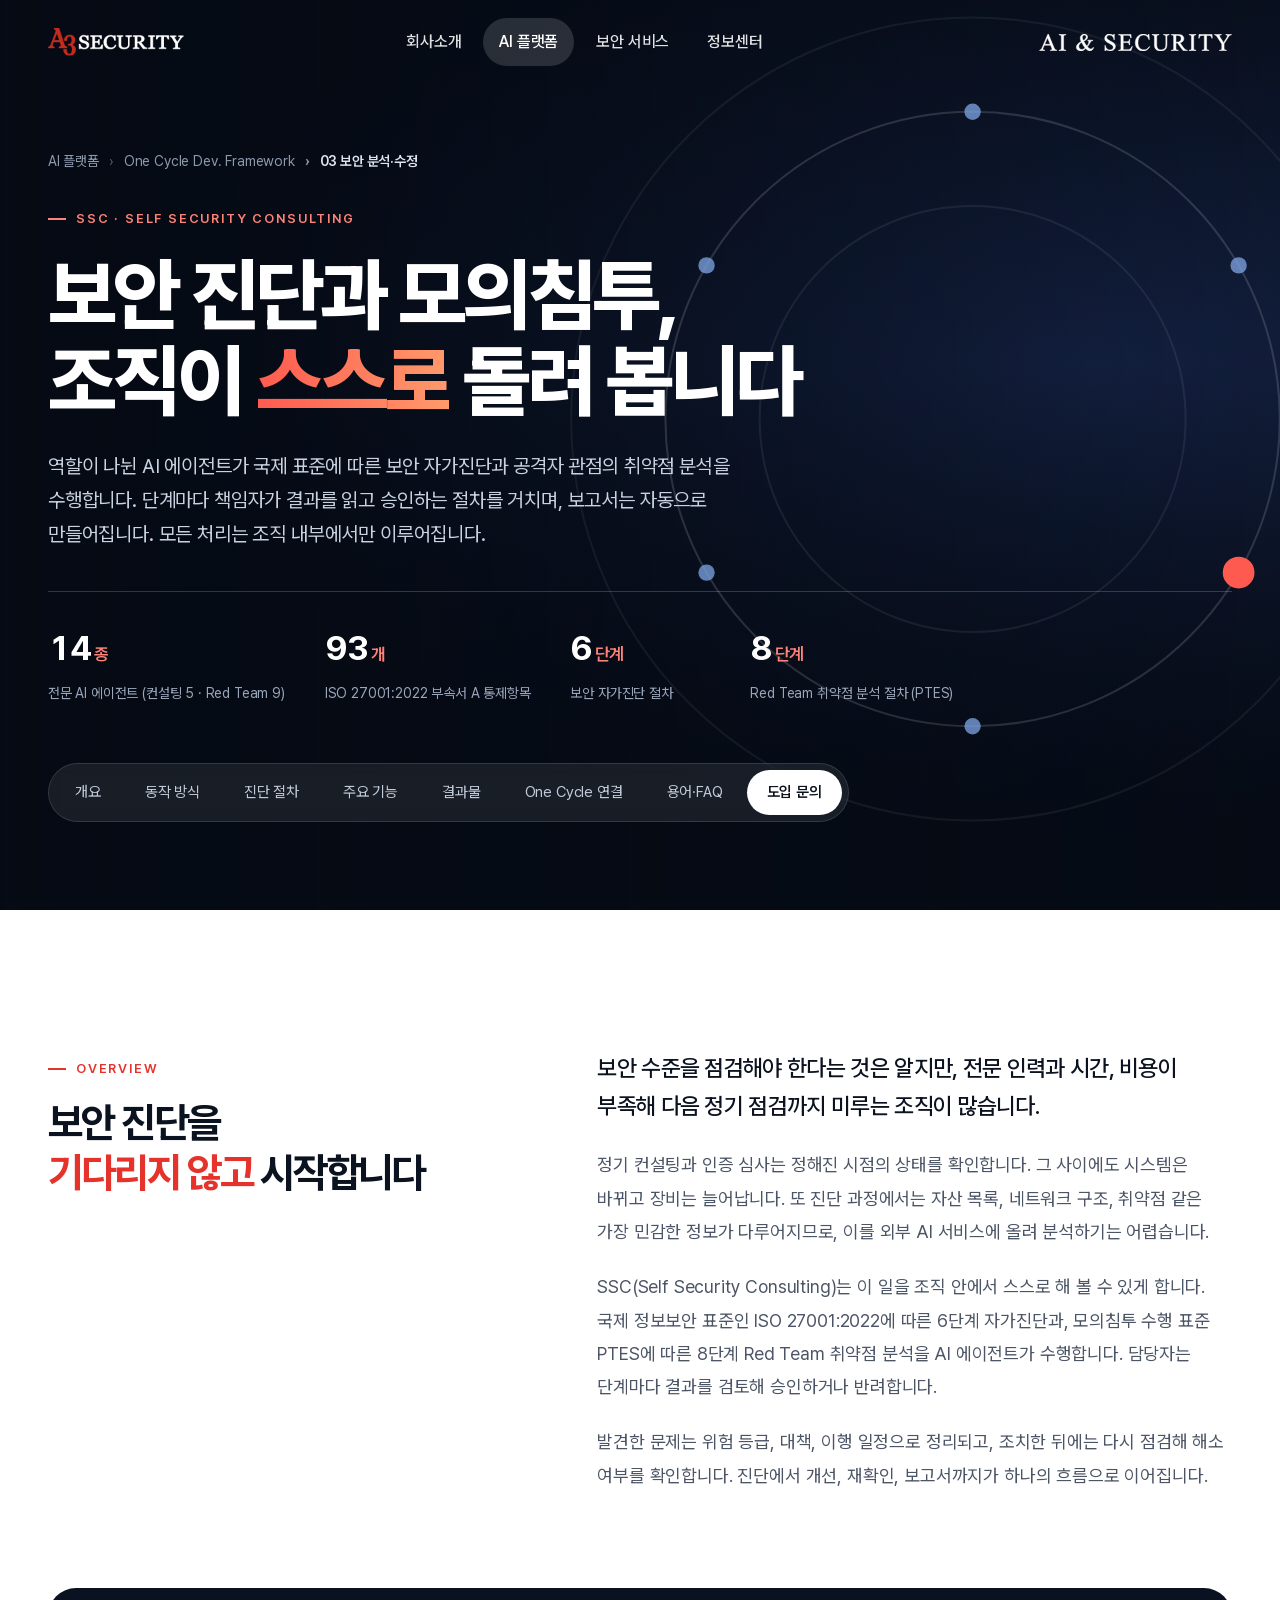
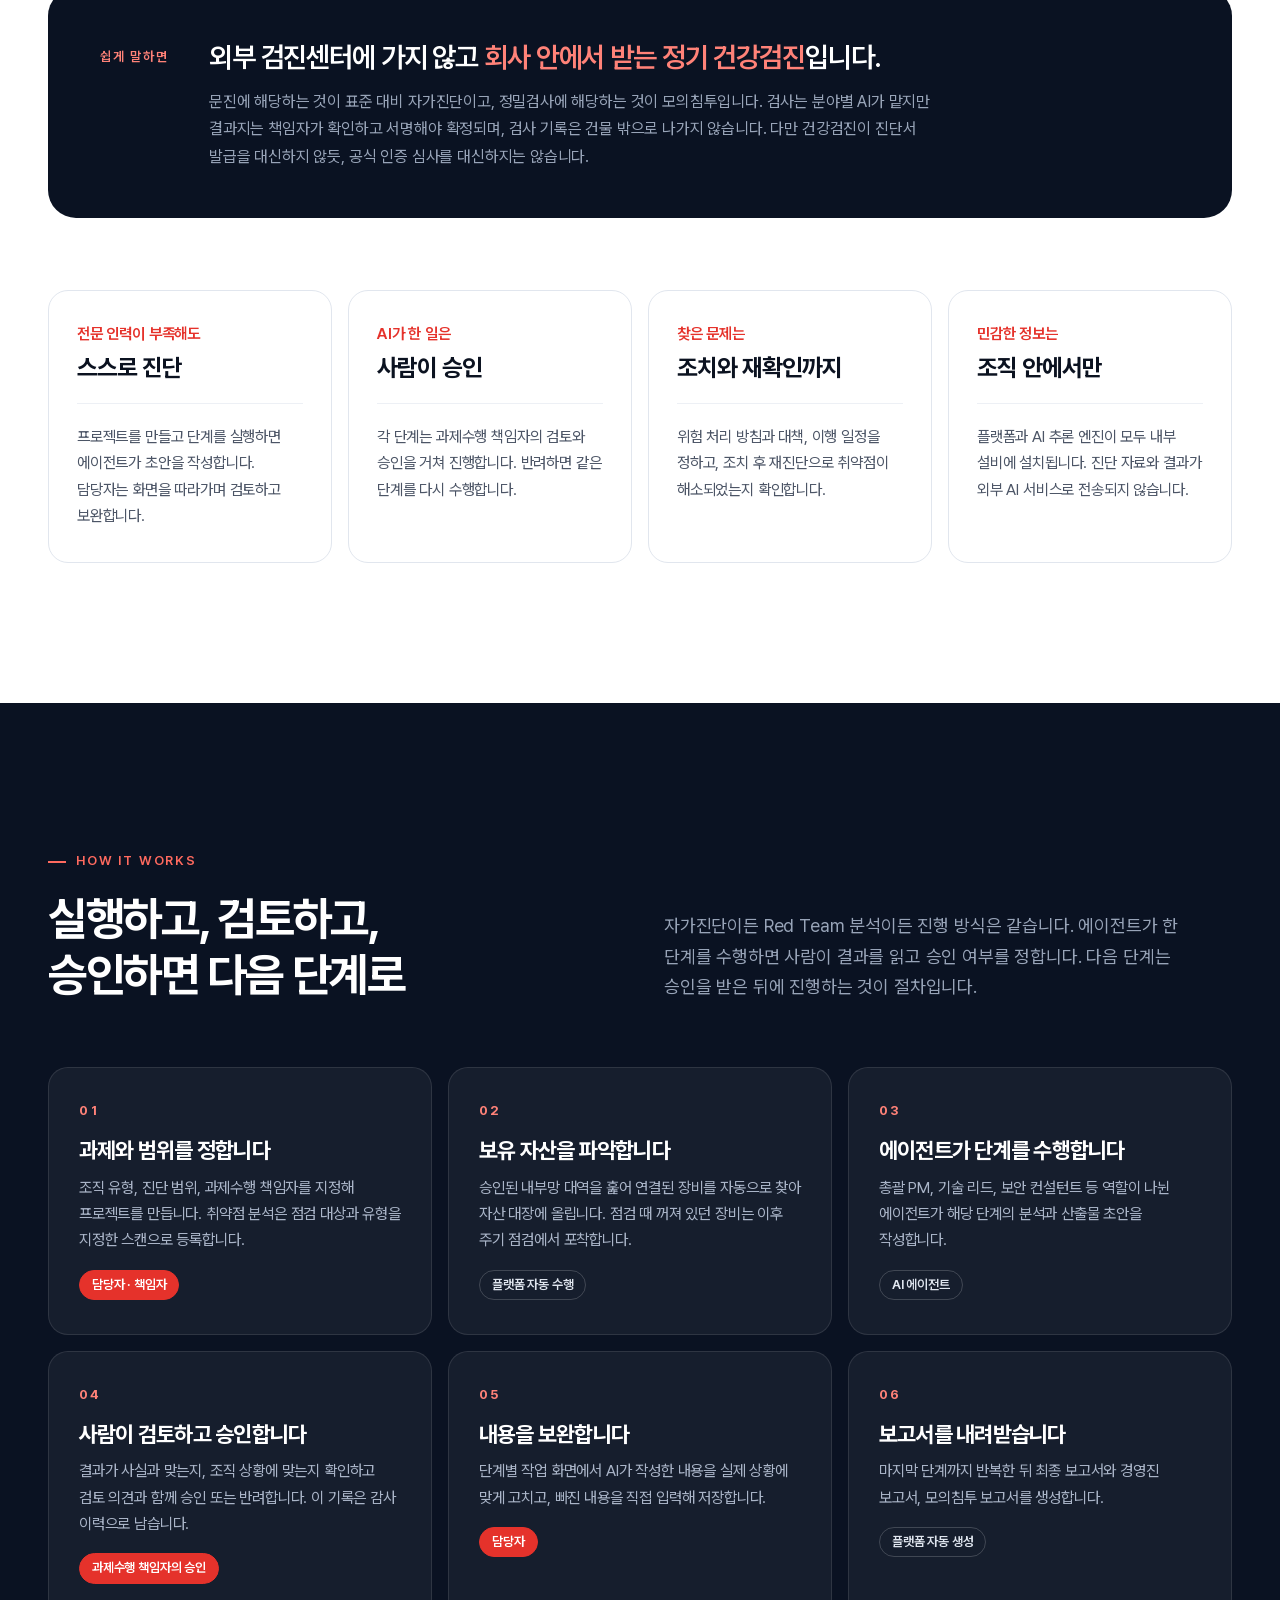
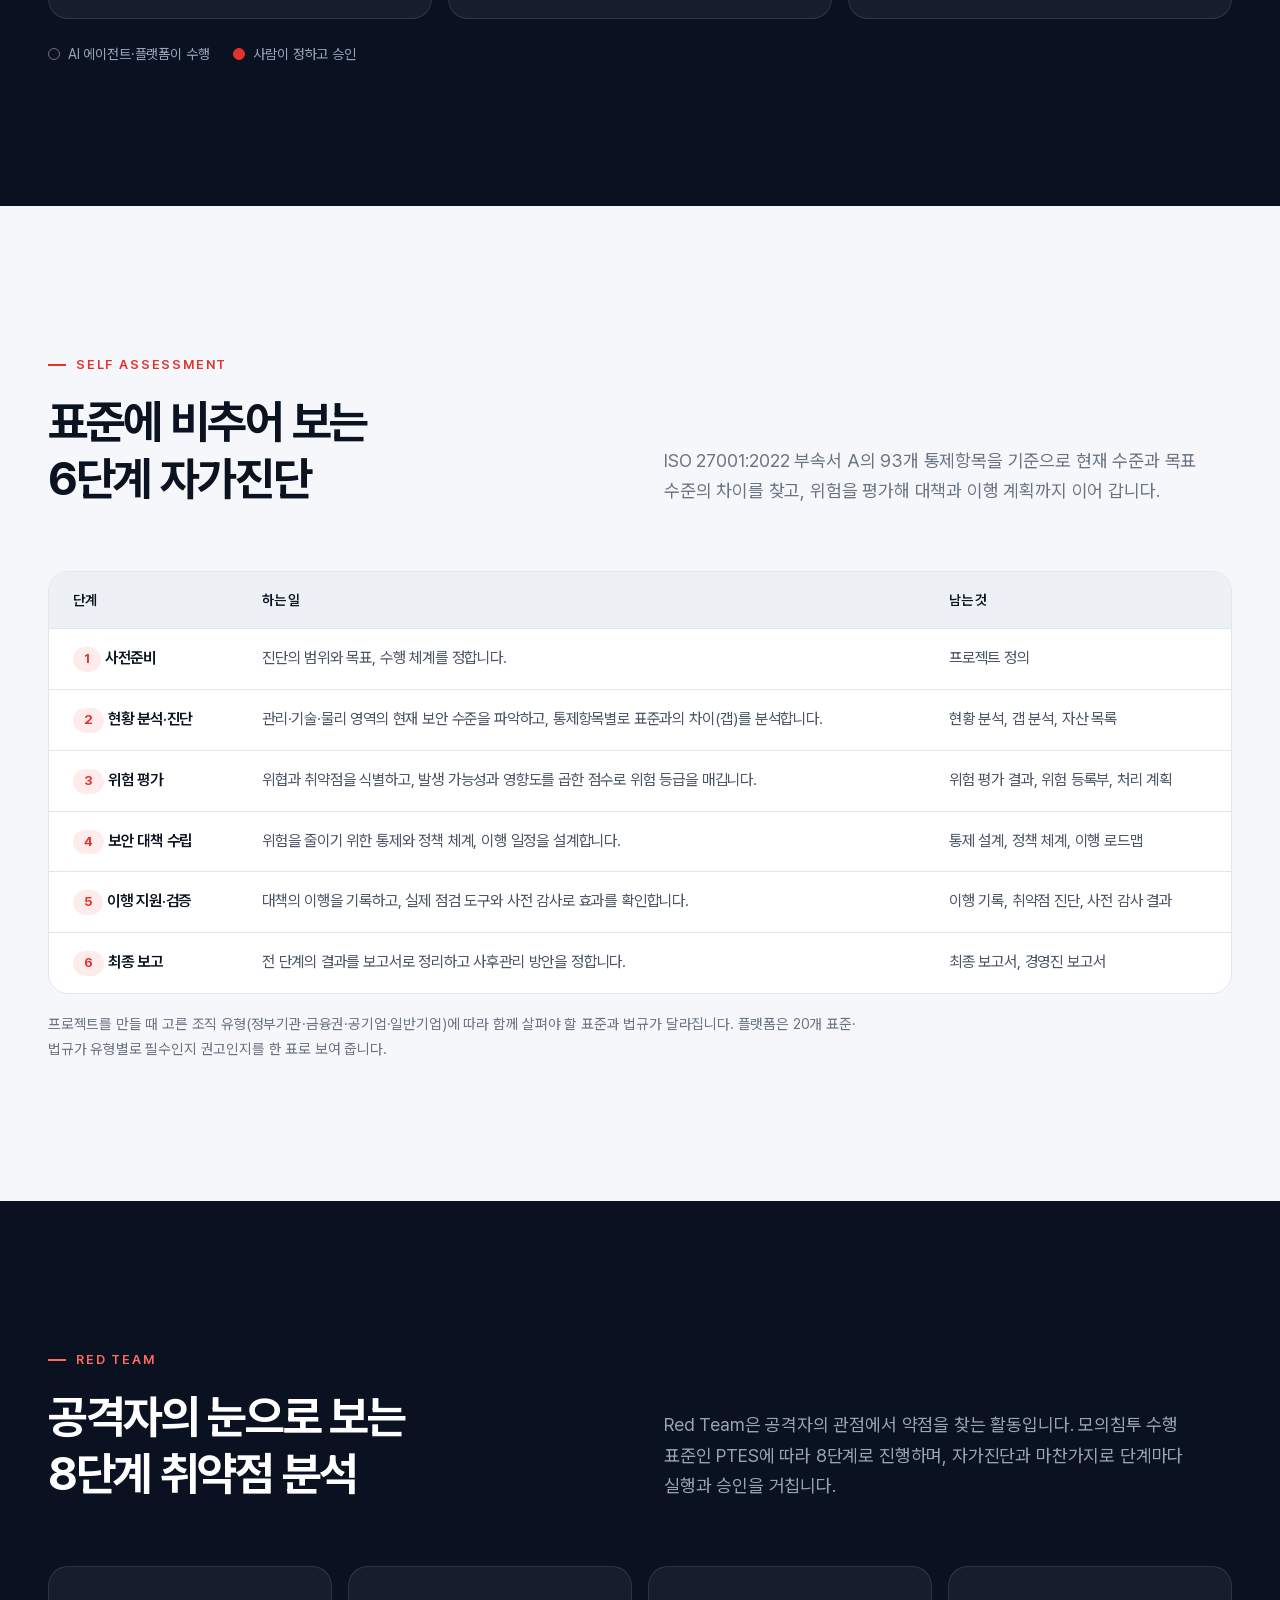
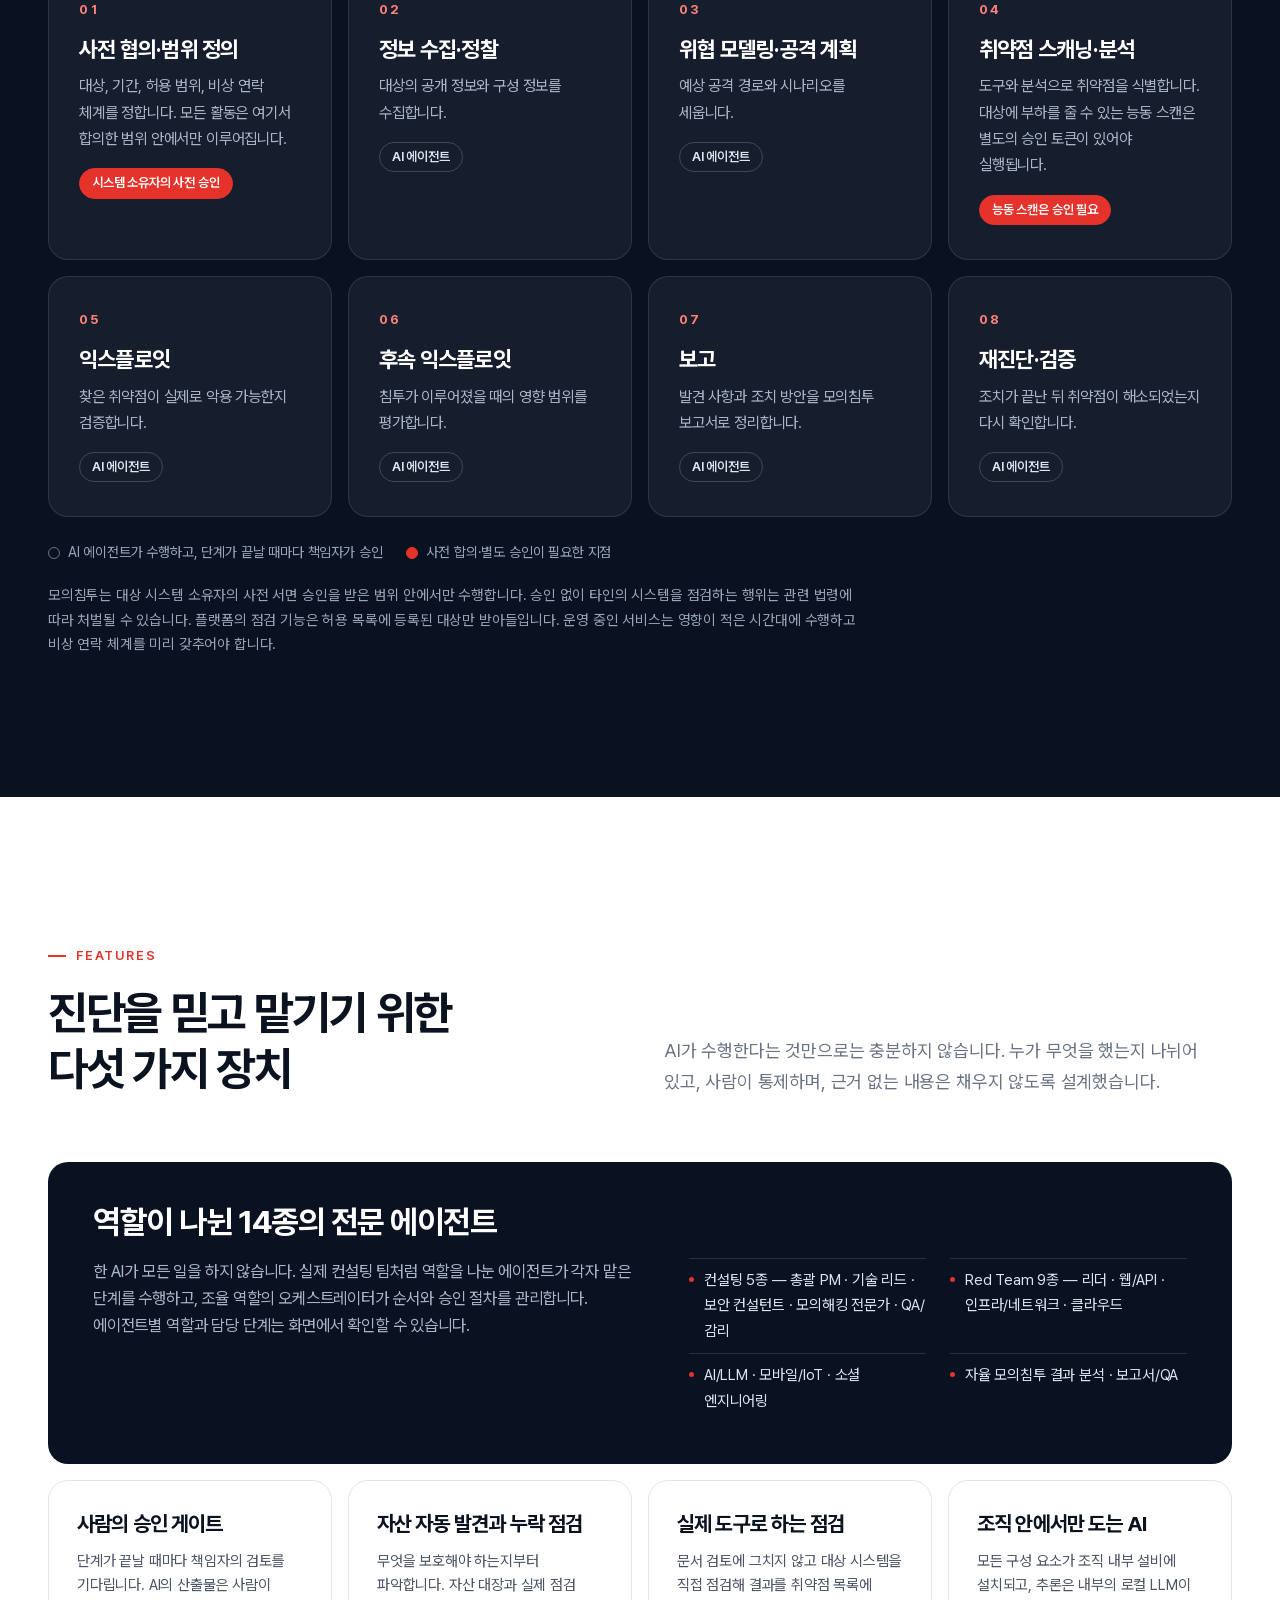
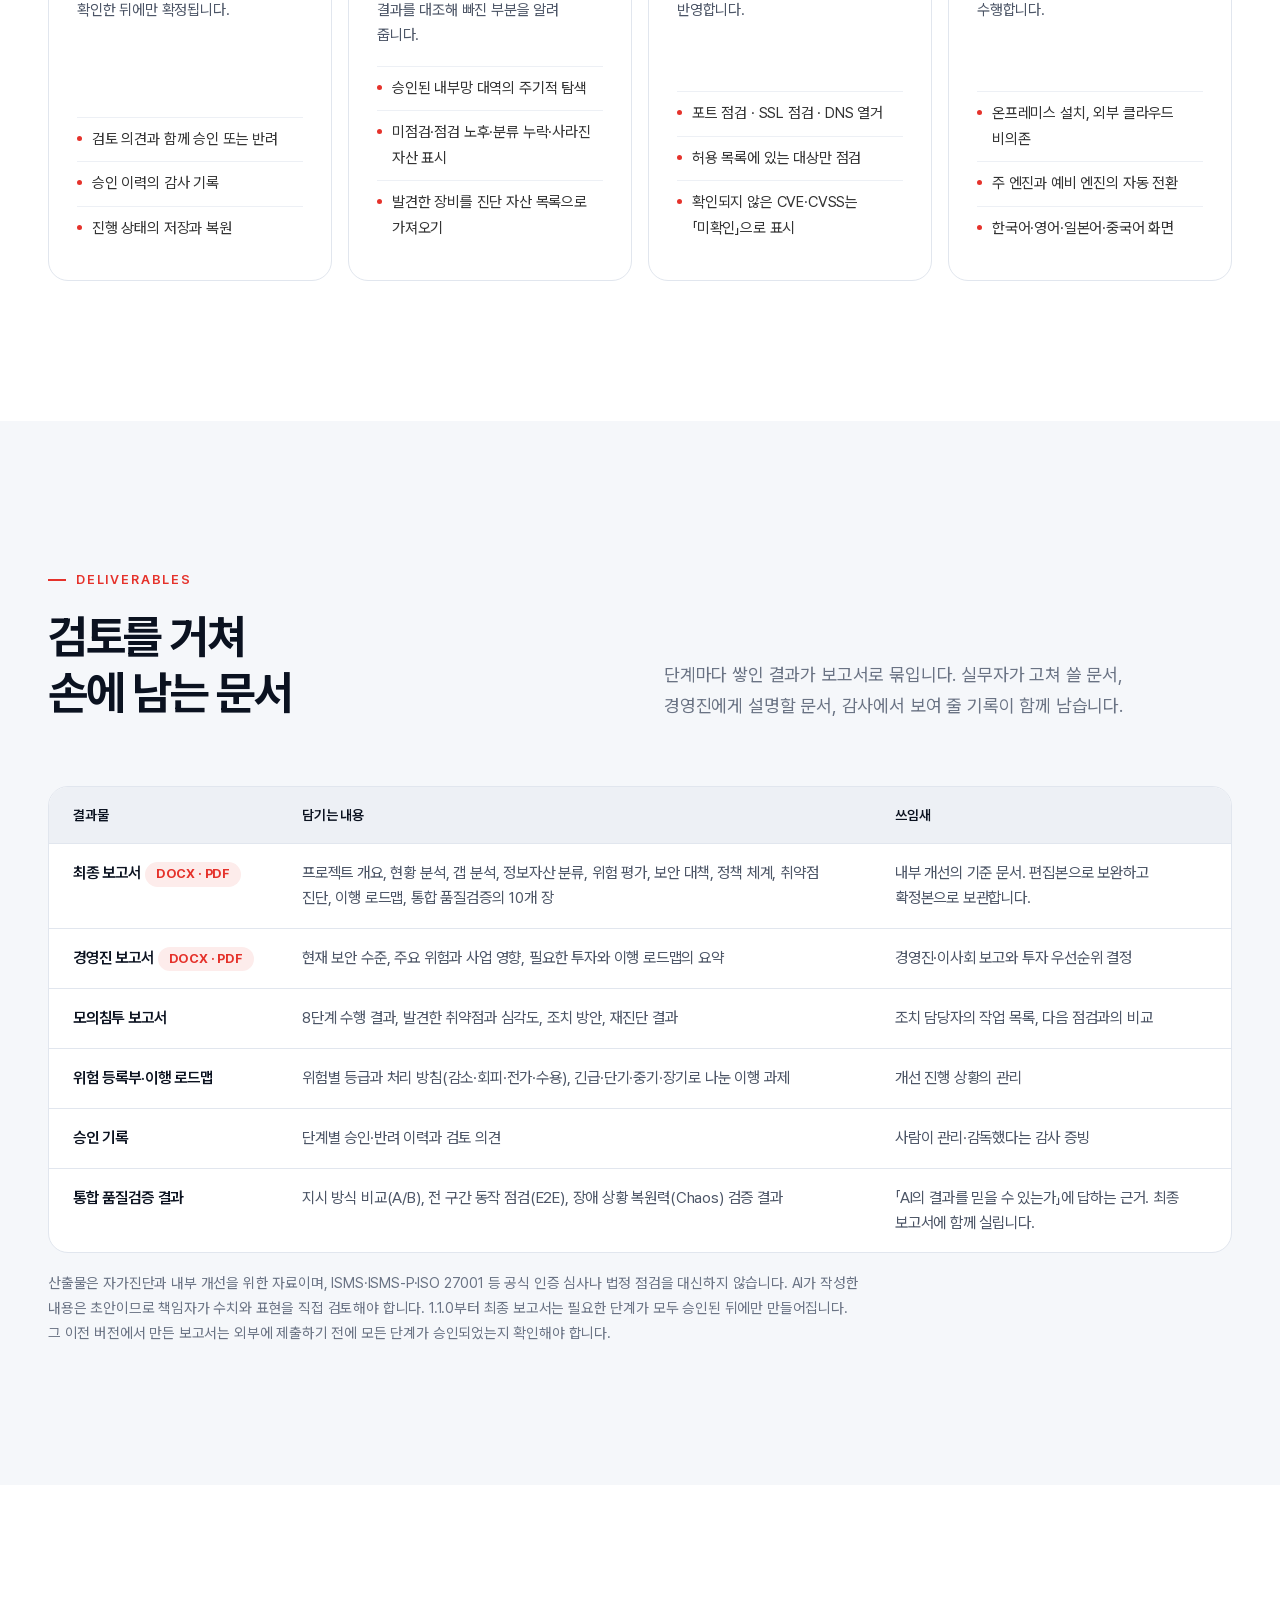
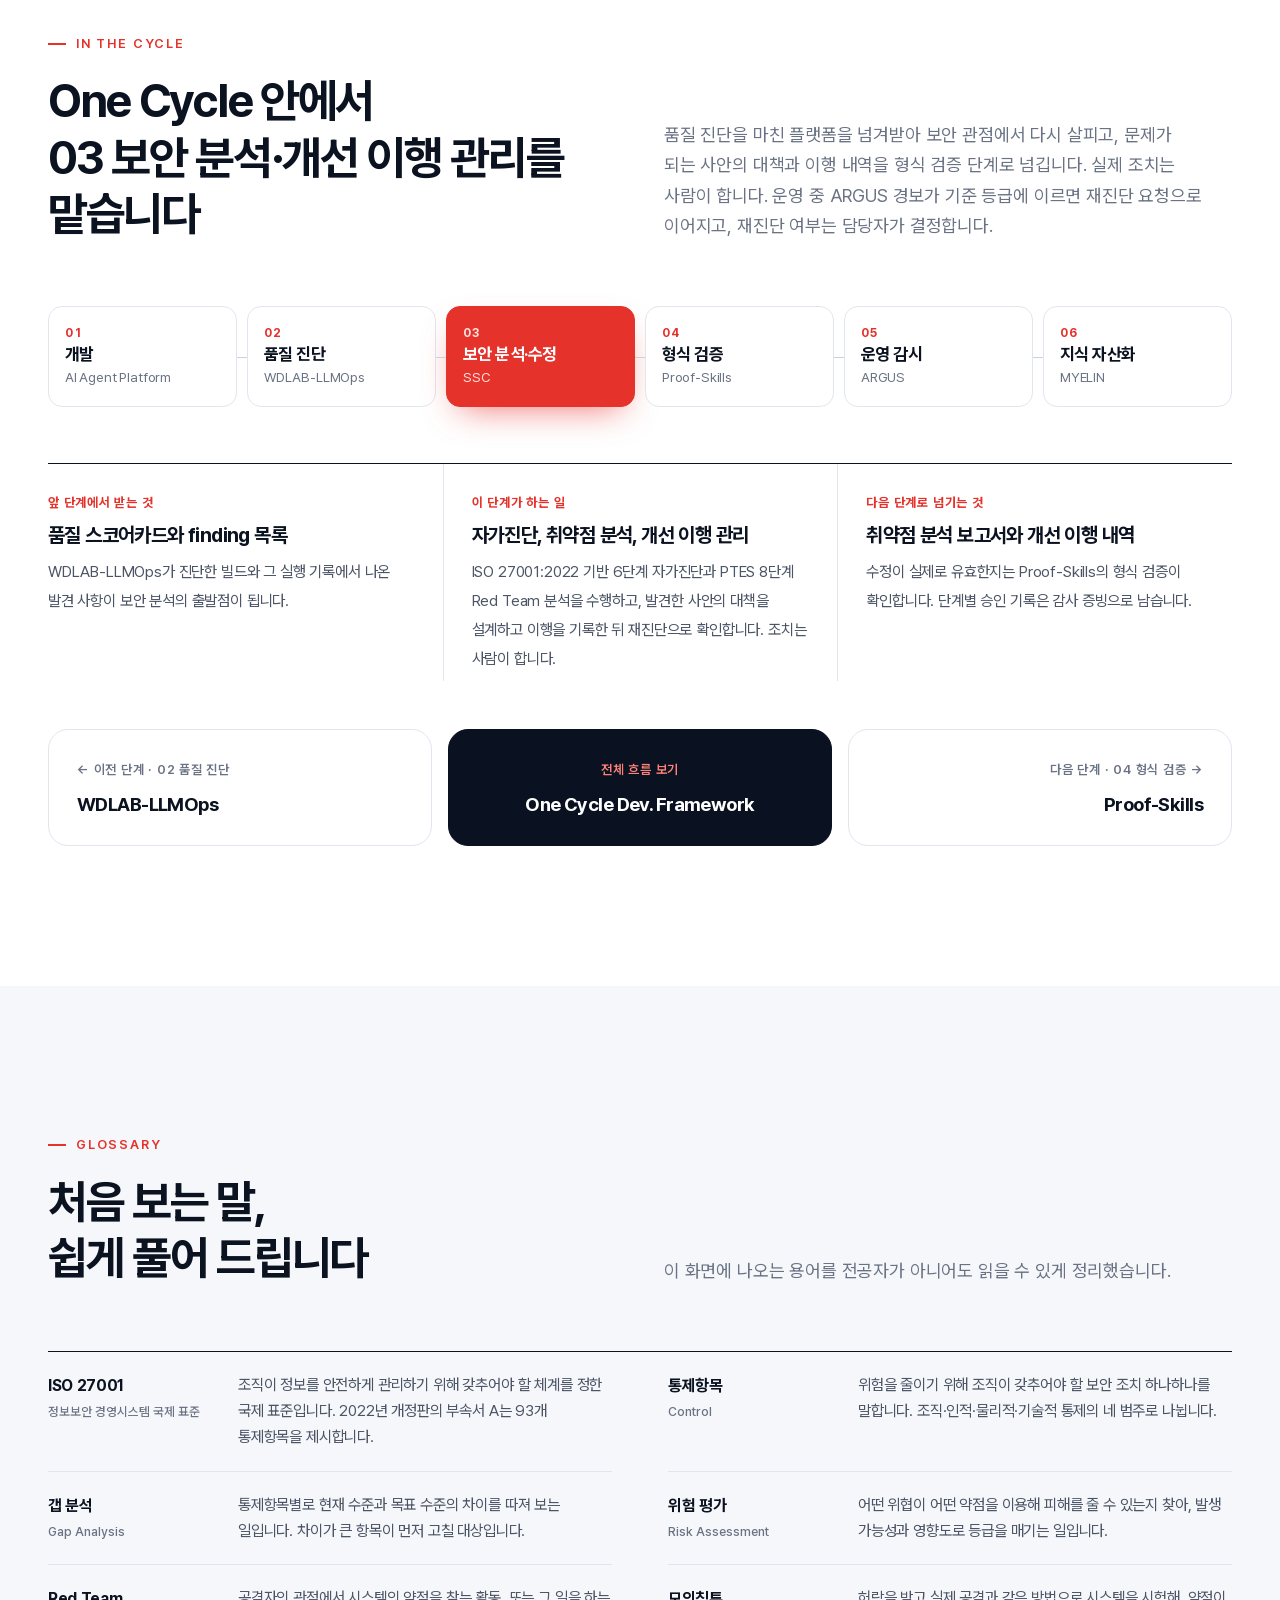
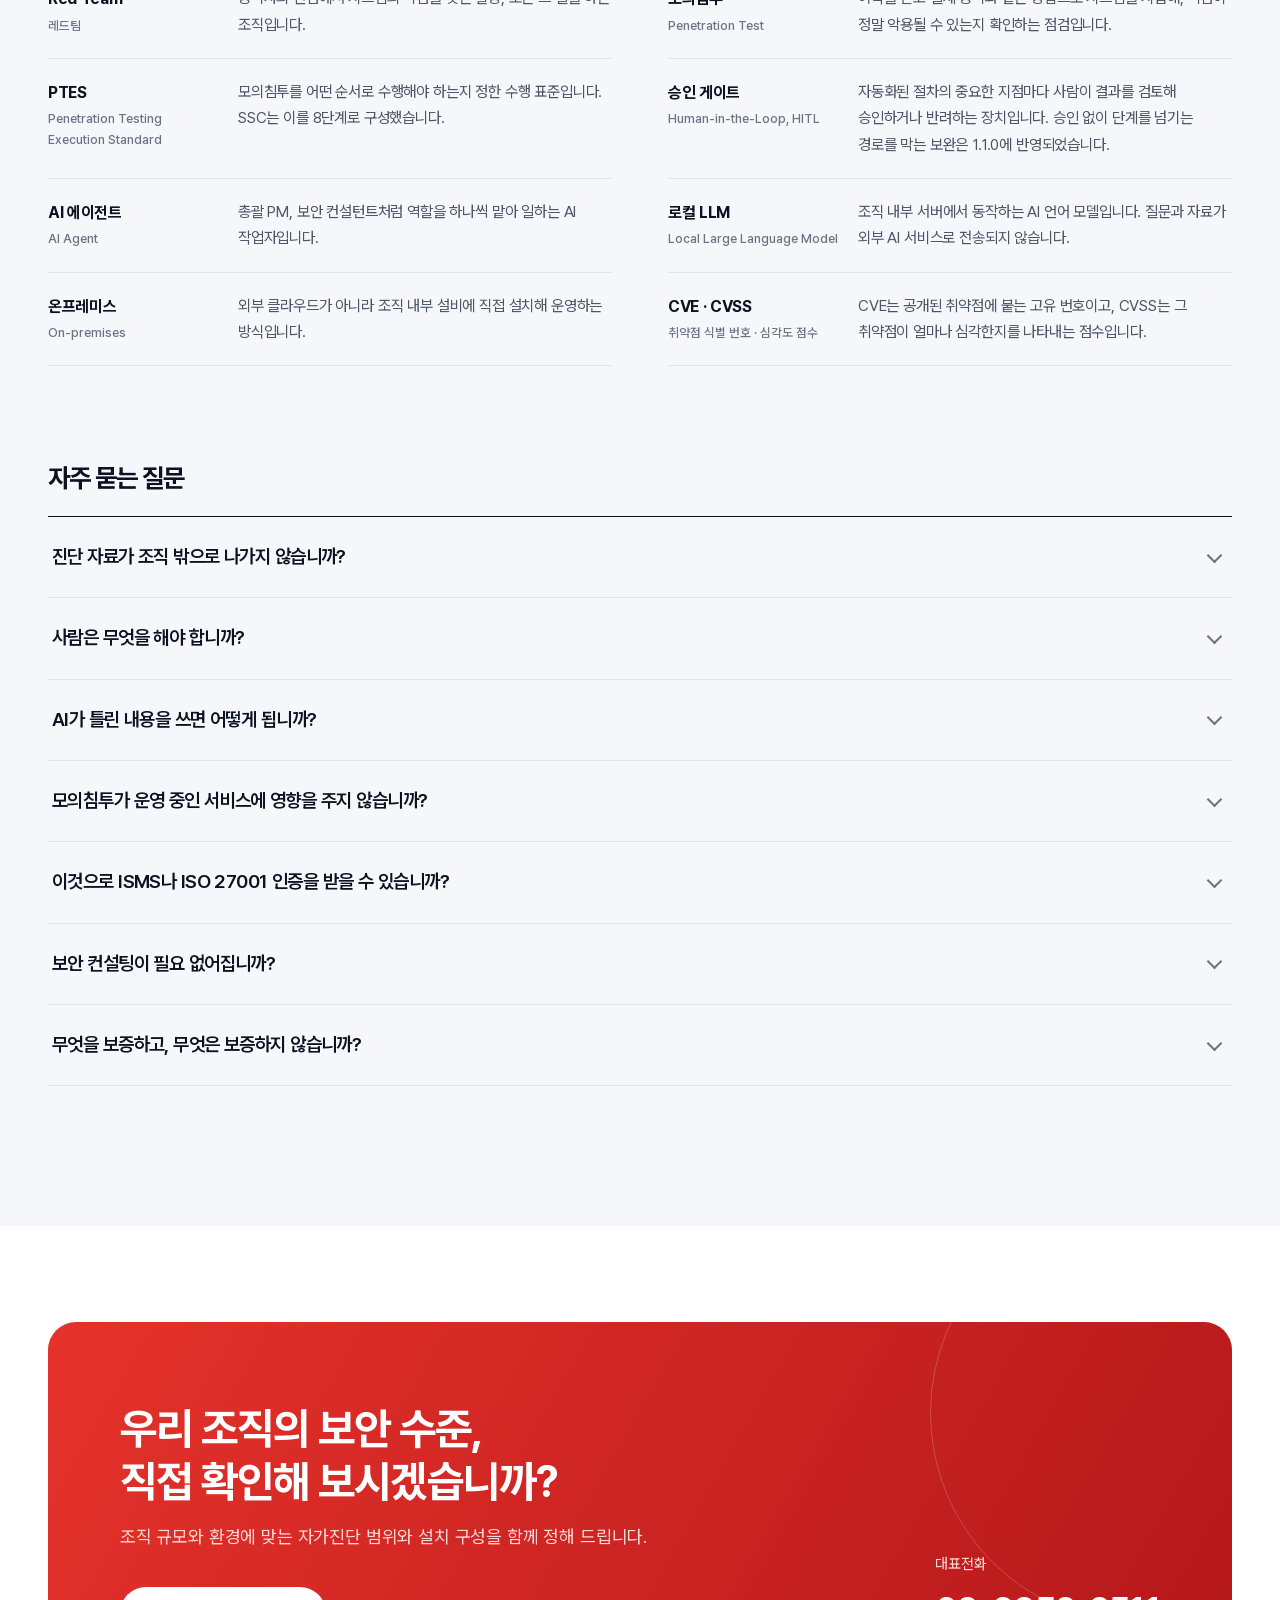
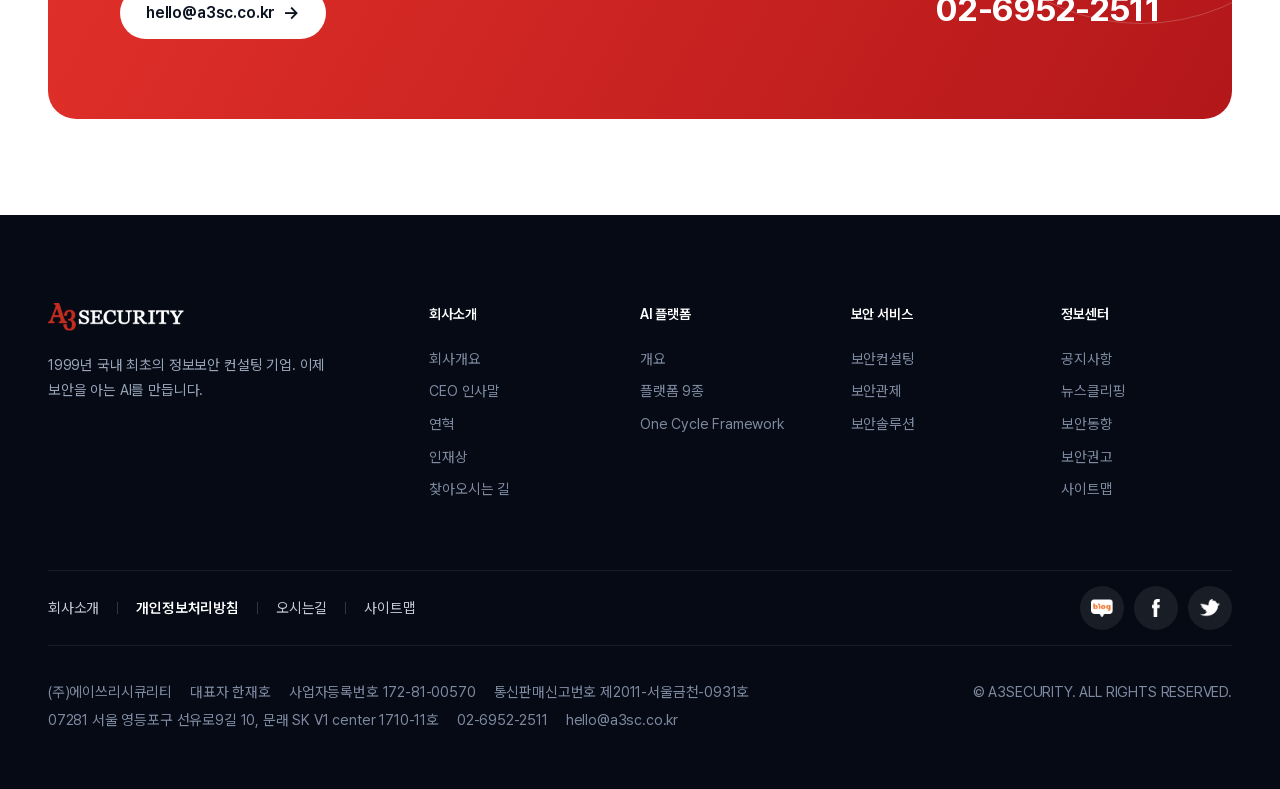
<file: ISMA3SC003M7.html>
<!doctype html>
<html lang="ko">
<head>
<meta charset="utf-8">
<meta name="viewport" content="width=device-width, initial-scale=1">
<meta http-equiv="X-UA-Compatible" content="IE=Edge"/>
<meta name="description" content="AI 전문 에이전트가 ISO 27001 기반 보안 자가진단과 Red Team 취약점 분석을 수행하고 사람이 단계마다 승인하는 SSC를 소개합니다. One Cycle Dev. Framework의 03 보안 분석·수정 단계입니다.">
<meta name="keywords" content="소프트웨어,서비스,시스템,보안,유통,컨설팅">
<meta name="Classification" content="보안컨설팅 및 서비스 소프트웨어 개발,유통 및 판매 외">
<meta property="og:type" content="website">
<meta property="og:title" content="SSC · 셀프 보안 컨설팅 플랫폼 | 에이쓰리시큐리티">
<meta property="og:site_name" content="에이쓰리시큐리티">
<meta property="og:image" content="/resources/images/A3/img/A3_favicon.png">
<meta property="og:description" content="AI 전문 에이전트가 ISO 27001 기반 보안 자가진단과 Red Team 취약점 분석을 수행하고 사람이 단계마다 승인하는 SSC를 소개합니다. One Cycle Dev. Framework의 03 보안 분석·수정 단계입니다.">

<meta property="og:url" content="https://www.a3sc.co.kr/a3sc/ISMA3SC003M7.do">
<meta property="al:web:url" content="https://www.a3sc.co.kr">
<meta name="robots" content="index,follow" />
<link rel="canonical" href="https://www.a3sc.co.kr/a3sc/ISMA3SC003M7.do">
<link rel="shortcut icon" href="/resources/images/A3/img/A3_favicon.png" />
<link rel="icon" href="/resources/images/A3/img/A3_favicon.png" />
<title>SSC · 셀프 보안 컨설팅 플랫폼 | 에이쓰리시큐리티</title>

<style>@font-face{font-family:'Pretendard Variable';src:url(/resources/font/renewal/PretendardVariable.woff2) format('woff2-variations');font-weight:45 920;font-style:normal;font-display:swap}</style>
<link rel="stylesheet" href="/resources/css/A3/renewal/b.css">
<link rel="stylesheet" href="/resources/css/A3/renewal/onecycle_product.css">

</head>
<body>











<header class="gh"><div class="wrap"><a class="logo" href="/a3sc/ISMA3SC001M1.do"><img class="on-dark" src="/resources/images/A3/renewal/img/foot_logo.png" alt="A3 SECURITY"><img class="on-light" src="/resources/images/A3/renewal/img/logo.png" alt="A3 SECURITY"></a>
  <nav><a href="/a3sc/ISMA3SC002M1.do" class="">회사소개</a><a href="/a3sc/ISMA3SC003M4.do" class="on">AI 플랫폼</a><a href="/a3sc/ISMA3SC003M1.do" class="">보안 서비스</a><a href="/a3sc/ISMA3SC004M1.do?brdType=N" class="">정보센터</a></nav>
  <a class="pill red hcta" href="#contact">문의하기</a><span class="brand"><svg xmlns="http://www.w3.org/2000/svg" viewBox="-41 -41 16347 1438" role="img" aria-label="AI &amp; SECURITY"><path fill="currentColor" stroke="currentColor" stroke-width="41" stroke-linejoin="round" d="M937 902H412L320 1116Q286 1195 286 1234Q286 1265 315.5 1288.5Q345 1312 443 1319V1356H16V1319Q101 1304 126 1280Q177 1232 239 1085L716 -31H751L1223 1097Q1280 1233 1326.5 1273.5Q1373 1314 1456 1319V1356H921V1319Q1002 1315 1030.5 1292.0Q1059 1269 1059 1236Q1059 1192 1019 1097ZM909 828 679 280 443 828ZM2233.88 1319V1356H1652.88V1319H1700.88Q1784.88 1319 1822.88 1270Q1846.88 1238 1846.88 1116V240Q1846.88 137 1833.88 104Q1823.88 79 1792.88 61Q1748.88 37 1700.88 37H1652.88V0H2233.88V37H2184.88Q2101.88 37 2063.88 86Q2038.88 118 2038.88 240V1116Q2038.88 1219 2051.88 1252Q2061.88 1277 2093.88 1295Q2136.88 1319 2184.88 1319ZM4086.6400000000003 483H4506.64V520Q4419.64 527 4378.14 558.5Q4336.64 590 4248.64 749.0Q4160.64 908 4050.6400000000003 1046Q4139.64 1150 4209.64 1191.5Q4279.64 1233 4350.64 1233Q4419.64 1233 4467.64 1195.5Q4515.64 1158 4535.64 1085L4572.64 1112Q4535.64 1253 4453.64 1320.0Q4371.64 1387 4262.64 1387Q4180.64 1387 4096.14 1342.5Q4011.6400000000003 1298 3911.6400000000003 1192Q3787.6400000000003 1302 3688.1400000000003 1344.5Q3588.6400000000003 1387 3475.6400000000003 1387Q3310.6400000000003 1387 3213.6400000000003 1299.0Q3116.6400000000003 1211 3116.6400000000003 1089Q3116.6400000000003 968 3203.6400000000003 847.5Q3290.6400000000003 727 3530.6400000000003 598Q3483.6400000000003 494 3466.6400000000003 427.5Q3449.6400000000003 361 3449.6400000000003 300Q3449.6400000000003 129 3575.6400000000003 39Q3673.6400000000003 -31 3798.6400000000003 -31Q3917.6400000000003 -31 3992.6400000000003 39.5Q4067.6400000000003 110 4067.6400000000003 213Q4067.6400000000003 319 3995.1400000000003 399.0Q3922.6400000000003 479 3738.6400000000003 574Q3865.6400000000003 800 4003.6400000000003 988Q4179.64 778 4179.64 634Q4179.64 588 4149.64 552Q4127.64 525 4086.6400000000003 520ZM3704.6400000000003 509Q3828.6400000000003 450 3890.1400000000003 375.0Q3951.6400000000003 300 3951.6400000000003 208Q3951.6400000000003 136 3907.1400000000003 89.0Q3862.6400000000003 42 3796.6400000000003 42Q3709.6400000000003 42 3665.1400000000003 102.5Q3620.6400000000003 163 3620.6400000000003 221Q3620.6400000000003 270 3637.6400000000003 330.5Q3654.6400000000003 391 3704.6400000000003 509ZM3859.6400000000003 1134Q3727.6400000000003 954 3676.6400000000003 871.0Q3625.6400000000003 788 3564.6400000000003 665Q3444.6400000000003 734 3384.1400000000003 817.0Q3323.6400000000003 900 3323.6400000000003 997Q3323.6400000000003 1104 3392.6400000000003 1185.0Q3461.6400000000003 1266 3578.6400000000003 1266Q3641.6400000000003 1266 3700.1400000000003 1241.0Q3758.6400000000003 1216 3859.6400000000003 1134ZM6331.400000000001 -31V438H6294.400000000001Q6276.400000000001 303 6229.900000000001 223.0Q6183.400000000001 143 6097.400000000001 96.0Q6011.400000000001 49 5919.400000000001 49Q5815.400000000001 49 5747.400000000001 112.5Q5679.400000000001 176 5679.400000000001 257Q5679.400000000001 319 5722.400000000001 370Q5784.400000000001 445 6017.400000000001 570Q6207.400000000001 672 6276.900000000001 726.5Q6346.400000000001 781 6383.900000000001 855.0Q6421.400000000001 929 6421.400000000001 1010Q6421.400000000001 1164 6301.900000000001 1275.5Q6182.400000000001 1387 5994.400000000001 1387Q5935.400000000001 1387 5883.400000000001 1378Q5852.400000000001 1373 5754.900000000001 1341.5Q5657.400000000001 1310 5631.400000000001 1310Q5606.400000000001 1310 5591.900000000001 1325.0Q5577.400000000001 1340 5570.400000000001 1387H5533.400000000001V922H5570.400000000001Q5596.400000000001 1068 5640.400000000001 1140.5Q5684.400000000001 1213 5774.900000000001 1261.0Q5865.400000000001 1309 5973.400000000001 1309Q6098.400000000001 1309 6170.900000000001 1243.0Q6243.400000000001 1177 6243.400000000001 1087Q6243.400000000001 1037 6215.900000000001 986.0Q6188.400000000001 935 6130.400000000001 891Q6091.400000000001 861 5917.400000000001 763.5Q5743.400000000001 666 5669.900000000001 608.0Q5596.400000000001 550 5558.400000000001 480.0Q5520.400000000001 410 5520.400000000001 326Q5520.400000000001 180 5632.400000000001 74.5Q5744.400000000001 -31 5917.400000000001 -31Q6025.400000000001 -31 6146.400000000001 22Q6202.400000000001 47 6225.400000000001 47Q6251.400000000001 47 6267.900000000001 31.5Q6284.400000000001 16 6294.400000000001 -31ZM7082.280000000001 74V610H7380.280000000001Q7496.280000000001 610 7535.280000000001 575Q7587.280000000001 529 7593.280000000001 413H7630.280000000001V885H7593.280000000001Q7579.280000000001 786 7565.280000000001 758Q7547.280000000001 723 7506.280000000001 703.0Q7465.280000000001 683 7380.280000000001 683H7082.280000000001V1130Q7082.280000000001 1220 7090.280000000001 1239.5Q7098.280000000001 1259 7118.280000000001 1270.5Q7138.280000000001 1282 7194.280000000001 1282H7424.280000000001Q7539.280000000001 1282 7591.280000000001 1266.0Q7643.280000000001 1250 7691.280000000001 1203Q7753.280000000001 1141 7818.280000000001 1016H7858.280000000001L7741.280000000001 1356H6696.280000000001V1319H6744.280000000001Q6792.280000000001 1319 6835.280000000001 1296Q6867.280000000001 1280 6878.780000000001 1248.0Q6890.280000000001 1216 6890.280000000001 1117V236Q6890.280000000001 107 6864.280000000001 77Q6828.280000000001 37 6744.280000000001 37H6696.280000000001V0H7741.280000000001L7756.280000000001 297H7717.280000000001Q7696.280000000001 190 7670.780000000001 150.0Q7645.280000000001 110 7595.280000000001 89Q7555.280000000001 74 7454.280000000001 74ZM9261.16 -31 9292.16 430H9261.16Q9199.16 223 9084.16 132.0Q8969.16 41 8808.16 41Q8673.16 41 8564.16 109.5Q8455.16 178 8392.66 328.0Q8330.16 478 8330.16 701Q8330.16 885 8389.16 1020.0Q8448.16 1155 8566.66 1227.0Q8685.16 1299 8837.16 1299Q8969.16 1299 9070.16 1242.5Q9171.16 1186 9292.16 1018L9323.16 1038Q9221.16 1219 9085.16 1303.0Q8949.16 1387 8762.16 1387Q8425.16 1387 8240.16 1137Q8102.160000000001 951 8102.160000000001 699Q8102.160000000001 496 8193.16 326.0Q8284.16 156 8443.66 62.5Q8603.16 -31 8792.16 -31Q8939.16 -31 9082.16 41Q9124.16 63 9142.16 63Q9169.16 63 9189.16 44Q9215.16 17 9226.16 -31ZM10494.04 37V0H10974.04V37H10923.04Q10843.04 37 10800.04 104Q10779.04 135 10779.04 248V798Q10779.04 1002 10738.54 1114.5Q10698.04 1227 10579.54 1307.5Q10461.04 1388 10257.04 1388Q10035.04 1388 9920.04 1311.0Q9805.04 1234 9757.04 1104Q9725.04 1015 9725.04 770V240Q9725.04 115 9690.54 76.0Q9656.04 37 9579.04 37H9528.04V0H10114.04V37H10062.04Q9978.04 37 9942.04 90Q9917.04 126 9917.04 240V831Q9917.04 910 9931.54 1012.0Q9946.04 1114 9984.04 1171.0Q10022.04 1228 10093.54 1265.0Q10165.04 1302 10269.04 1302Q10402.04 1302 10507.04 1244.0Q10612.04 1186 10650.54 1095.5Q10689.04 1005 10689.04 789V240Q10689.04 113 10661.04 81Q10622.04 37 10545.04 37ZM12502.920000000002 1356H12140.920000000002L11681.920000000002 722Q11630.920000000002 724 11598.920000000002 724Q11585.920000000002 724 11570.920000000002 723.5Q11555.920000000002 723 11539.920000000002 722V1116Q11539.920000000002 1244 11567.920000000002 1275Q11605.920000000002 1319 11681.920000000002 1319H11734.920000000002V1356H11153.920000000002V1319H11204.920000000002Q11290.920000000002 1319 11327.920000000002 1263Q11348.920000000002 1232 11348.920000000002 1116V240Q11348.920000000002 112 11320.920000000002 81Q11281.920000000002 37 11204.920000000002 37H11153.920000000002V0H11647.920000000002Q11863.920000000002 0 11966.420000000002 31.5Q12068.920000000002 63 12140.420000000002 147.5Q12211.920000000002 232 12211.920000000002 349Q12211.920000000002 474 12130.420000000002 566.0Q12048.920000000002 658 11877.920000000002 696L12157.920000000002 1085Q12253.920000000002 1219 12322.920000000002 1263.0Q12391.920000000002 1307 12502.920000000002 1319ZM11539.920000000002 659Q11558.920000000002 659 11572.920000000002 659.5Q11586.920000000002 660 11595.920000000002 660Q11789.920000000002 660 11888.420000000002 576.0Q11986.920000000002 492 11986.920000000002 362Q11986.920000000002 235 11907.420000000002 155.5Q11827.920000000002 76 11696.920000000002 76Q11638.920000000002 76 11539.920000000002 95ZM13239.800000000003 1319V1356H12658.800000000003V1319H12706.800000000003Q12790.800000000003 1319 12828.800000000003 1270Q12852.800000000003 1238 12852.800000000003 1116V240Q12852.800000000003 137 12839.800000000003 104Q12829.800000000003 79 12798.800000000003 61Q12754.800000000003 37 12706.800000000003 37H12658.800000000003V0H13239.800000000003V37H13190.800000000003Q13107.800000000003 37 13069.800000000003 86Q13044.800000000003 118 13044.800000000003 240V1116Q13044.800000000003 1219 13057.800000000003 1252Q13067.800000000003 1277 13099.800000000003 1295Q13142.800000000003 1319 13190.800000000003 1319ZM14597.680000000002 0 14612.680000000002 318H14574.680000000002Q14563.680000000002 234 14544.680000000002 198Q14513.680000000002 140 14462.180000000002 112.5Q14410.680000000002 85 14326.680000000002 85H14135.680000000002V1121Q14135.680000000002 1246 14162.680000000002 1277Q14200.680000000002 1319 14279.680000000002 1319H14326.680000000002V1356H13751.680000000002V1319H13799.680000000002Q13885.680000000002 1319 13921.680000000002 1267Q13943.680000000002 1235 13943.680000000002 1121V85H13780.680000000002Q13685.680000000002 85 13645.680000000002 99Q13593.680000000002 118 13556.680000000002 172.0Q13519.680000000002 226 13512.680000000002 318H13474.680000000002L13490.680000000002 0ZM15762.560000000001 0H16235.560000000001V37H16209.560000000001Q16183.560000000001 37 16133.560000000001 60.0Q16083.560000000001 83 16042.560000000001 126.0Q16001.560000000001 169 15941.560000000001 266L15614.560000000001 781V1121Q15614.560000000001 1246 15642.560000000001 1277Q15680.560000000001 1319 15762.560000000001 1319H15806.560000000001V1356H15230.560000000001V1319H15278.560000000001Q15364.560000000001 1319 15400.560000000001 1267Q15422.560000000001 1235 15422.560000000001 1121V800L15050.560000000001 232Q14984.560000000001 132 14961.060000000001 107.0Q14937.560000000001 82 14863.560000000001 47Q14843.560000000001 37 14805.560000000001 37V0H15385.560000000001V37H15355.560000000001Q15308.560000000001 37 15269.060000000001 59.0Q15229.560000000001 81 15229.560000000001 125Q15229.560000000001 161 15290.560000000001 255L15573.560000000001 692L15839.560000000001 274Q15899.560000000001 180 15899.560000000001 134Q15899.560000000001 106 15885.060000000001 84.0Q15870.560000000001 62 15843.560000000001 49.5Q15816.560000000001 37 15762.560000000001 37Z"/></svg></span>
  <button type="button" class="menu" aria-label="전체 메뉴" aria-expanded="false" aria-controls="mnav"></button></div>
  <nav class="mnav" id="mnav" aria-label="전체 메뉴" hidden><div class="wrap"><div class="grp"><a class="h" href="/a3sc/ISMA3SC002M1.do">회사소개</a><ul><li><a href="/a3sc/ISMA3SC002M1.do">회사개요</a></li><li><a href="/a3sc/ISMA3SC002M2.do">CEO 인사말</a></li><li><a href="/a3sc/ISMA3SC002M3.do">연혁</a></li><li><a href="/a3sc/ISMA3SC002M4.do">인재상</a></li><li><a href="/a3sc/ISMA3SC002M5.do">찾아오시는 길</a></li><li><a href="https://www.saramin.co.kr/zf_user/company-info/view-inner-recruit?csn=ZU9zdmxNSTZCU0ViN1NJRC9NOGtPUT09" target="_blank" rel="noopener">채용공고 ↗</a></li></ul></div><div class="grp on"><a class="h" href="/a3sc/ISMA3SC003M4.do">AI 플랫폼</a><ul><li><a href="/a3sc/ISMA3SC003M4.do#intro">개요</a></li><li><a href="/a3sc/ISMA3SC003M4.do#strength">강점</a></li><li><a href="/a3sc/ISMA3SC003M4.do#lineup">플랫폼 9종</a></li><li><a href="/a3sc/ISMA3SC003M5.do">One Cycle Framework</a></li><li><a href="/a3sc/ISMA3SC003M4.do#contact">도입 문의</a></li></ul></div><div class="grp"><a class="h" href="/a3sc/ISMA3SC003M1.do">보안 서비스</a><ul><li><a href="/a3sc/ISMA3SC003M1.do">보안컨설팅</a></li><li><a href="/a3sc/ISMA3SC003M2.do">보안관제</a></li><li><a href="/a3sc/ISMA3SC003M3.do">보안솔루션</a></li></ul></div><div class="grp"><a class="h" href="/a3sc/ISMA3SC004M1.do?brdType=N">정보센터</a><ul><li><a href="/a3sc/ISMA3SC004M1.do?brdType=N">공지사항</a></li><li><a href="/a3sc/ISMA3SC004M1.do?brdType=C">뉴스클리핑</a></li><li><a href="/a3sc/ISMA3SC004M1.do?brdType=T">보안동향</a></li><li><a href="/a3sc/ISMA3SC004M1.do?brdType=R">보안권고</a></li></ul></div>
  <a class="pill red" href="#contact">문의하기</a></div></nav>
<script>/* 모바일 전체 메뉴 열고 닫기 */(function(){var b=document.querySelector('.gh .menu'),m=document.getElementById('mnav');if(!b||!m)return;function set(o){m.hidden=!o;b.setAttribute('aria-expanded',o);document.documentElement.classList.toggle('mnav-open',o)}b.addEventListener('click',function(){set(m.hidden)});m.addEventListener('click',function(e){if(e.target.closest('a'))set(false)});document.addEventListener('keydown',function(e){if(e.key==='Escape'&&!m.hidden){set(false);b.focus()}});matchMedia('(min-width:761px)').addEventListener('change',function(e){if(e.matches)set(false)})})()</script></header>

<main>
<!-- =========================================================
     SSC · Self Security Consulting · 본문 (기존 레이아웃의 <main> … </main> 안에 넣는 부분)
     One Cycle Dev. Framework(ISMA3SC003M5)의 03 보안 분석·수정 단계 상세 화면
     필요한 것: b.css 다음에 /resources/css/A3/renewal/onecycle_product.css
     ========================================================= -->
<section class="hero pd-hero" id="top">
  <div class="pd-orbit" aria-hidden="true"><svg viewBox="0 0 400 400" fill="none">
    <circle cx="200" cy="200" r="196" stroke="rgba(255,255,255,.06)"/>
    <circle cx="200" cy="200" r="150" stroke="rgba(255,255,255,.14)"/>
    <circle cx="200" cy="200" r="104" stroke="rgba(255,255,255,.07)"/>
    <circle class="dot" cx="200" cy="50" r="4"/><circle class="dot" cx="329.9" cy="125" r="4"/><circle class="halo" cx="329.9" cy="275" r="7"/><circle class="me" cx="329.9" cy="275" r="7"/><circle class="dot" cx="200" cy="350" r="4"/><circle class="dot" cx="70.1" cy="275" r="4"/><circle class="dot" cx="70.1" cy="125" r="4"/>
  </svg></div>
  <div class="wrap">
    <nav class="pd-crumb" aria-label="현재 위치"><a href="/a3sc/ISMA3SC003M4.do">AI 플랫폼</a><a href="/a3sc/ISMA3SC003M5.do">One Cycle Dev. Framework</a><b>03 보안 분석·수정</b></nav>
    <span class="kicker">SSC · Self Security Consulting</span>
    <h1>보안 진단과 모의침투,<br>조직이 <em>스스로</em> 돌려 봅니다</h1>
    <p class="lede">역할이 나뉜 AI 에이전트가 국제 표준에 따른 보안 자가진단과 공격자 관점의 취약점 분석을 수행합니다. 단계마다 책임자가 결과를 읽고 승인하는 절차를 거치며, 보고서는 자동으로 만들어집니다. 모든 처리는 조직 내부에서만 이루어집니다.</p>
    <div class="hero-meta">
      <div><b>14<small>종</small></b><span>전문 AI 에이전트 (컨설팅 5 · Red Team 9)</span></div>
      <div><b>93<small>개</small></b><span>ISO 27001:2022 부속서 A 통제항목</span></div>
      <div><b>6<small>단계</small></b><span>보안 자가진단 절차</span></div>
      <div><b>8<small>단계</small></b><span>Red Team 취약점 분석 절차 (PTES)</span></div>
    </div>
    <nav class="subnav" id="pd-subnav"><a href="#intro" class="on">개요</a><a href="#how">동작 방식</a><a href="#process">진단 절차</a><a href="#features">주요 기능</a><a href="#output">결과물</a><a href="#cycle">One Cycle 연결</a><a href="#terms">용어·FAQ</a><a href="#contact">도입 문의</a></nav>
  </div>
</section>

<!-- 개요: 무엇이고, 왜 필요한가 -->
<section class="sec"><div class="wrap pd-anchor" id="intro">
  <div class="intro"><div><span class="kicker">Overview</span><h2>보안 진단을<br><em>기다리지 않고</em> 시작합니다</h2></div>
    <div class="prose"><p class="big">보안 수준을 점검해야 한다는 것은 알지만, 전문 인력과 시간, 비용이 부족해 다음 정기 점검까지 미루는 조직이 많습니다.</p>
    <p>정기 컨설팅과 인증 심사는 정해진 시점의 상태를 확인합니다. 그 사이에도 시스템은 바뀌고 장비는 늘어납니다. 또 진단 과정에서는 자산 목록, 네트워크 구조, 취약점 같은 가장 민감한 정보가 다루어지므로, 이를 외부 AI 서비스에 올려 분석하기는 어렵습니다.</p>
    <p>SSC(Self Security Consulting)는 이 일을 조직 안에서 스스로 해 볼 수 있게 합니다. 국제 정보보안 표준인 ISO 27001:2022에 따른 6단계 자가진단과, 모의침투 수행 표준 PTES에 따른 8단계 Red Team 취약점 분석을 AI 에이전트가 수행합니다. 담당자는 단계마다 결과를 검토해 승인하거나 반려합니다.</p>
    <p>발견한 문제는 위험 등급, 대책, 이행 일정으로 정리되고, 조치한 뒤에는 다시 점검해 해소 여부를 확인합니다. 진단에서 개선, 재확인, 보고서까지가 하나의 흐름으로 이어집니다.</p></div></div>
  <div class="pd-plain"><span class="lb">쉽게 말하면</span>
    <p>외부 검진센터에 가지 않고 <em>회사 안에서 받는 정기 건강검진</em>입니다.</p>
    <small>문진에 해당하는 것이 표준 대비 자가진단이고, 정밀검사에 해당하는 것이 모의침투입니다. 검사는 분야별 AI가 맡지만 결과지는 책임자가 확인하고 서명해야 확정되며, 검사 기록은 건물 밖으로 나가지 않습니다. 다만 건강검진이 진단서 발급을 대신하지 않듯, 공식 인증 심사를 대신하지는 않습니다.</small></div>
  <div class="pd-cards">
    <article><div class="ft"><span>전문 인력이 부족해도</span><b>스스로 진단</b></div><p>프로젝트를 만들고 단계를 실행하면 에이전트가 초안을 작성합니다. 담당자는 화면을 따라가며 검토하고 보완합니다.</p></article>
    <article><div class="ft"><span>AI가 한 일은</span><b>사람이 승인</b></div><p>각 단계는 과제수행 책임자의 검토와 승인을 거쳐 진행합니다. 반려하면 같은 단계를 다시 수행합니다.</p></article>
    <article><div class="ft"><span>찾은 문제는</span><b>조치와 재확인까지</b></div><p>위험 처리 방침과 대책, 이행 일정을 정하고, 조치 후 재진단으로 취약점이 해소되었는지 확인합니다.</p></article>
    <article><div class="ft"><span>민감한 정보는</span><b>조직 안에서만</b></div><p>플랫폼과 AI 추론 엔진이 모두 내부 설비에 설치됩니다. 진단 자료와 결과가 외부 AI 서비스로 전송되지 않습니다.</p></article>
  </div>
</div></section>

<!-- 동작 방식 -->
<section class="sec dark"><div class="wrap pd-anchor" id="how">
  <div class="sec-h"><div><span class="kicker">How it works</span><h2>실행하고, 검토하고,<br>승인하면 다음 단계로</h2></div><p>자가진단이든 Red Team 분석이든 진행 방식은 같습니다. 에이전트가 한 단계를 수행하면 사람이 결과를 읽고 승인 여부를 정합니다. 다음 단계는 승인을 받은 뒤에 진행하는 것이 절차입니다.</p></div>
  <ol class="pd-steps">
    <li><b>과제와 범위를 정합니다</b><p>조직 유형, 진단 범위, 과제수행 책임자를 지정해 프로젝트를 만듭니다. 취약점 분석은 점검 대상과 유형을 지정한 스캔으로 등록합니다.</p><span class="who h">담당자 · 책임자</span></li>
    <li><b>보유 자산을 파악합니다</b><p>승인된 내부망 대역을 훑어 연결된 장비를 자동으로 찾아 자산 대장에 올립니다. 점검 때 꺼져 있던 장비는 이후 주기 점검에서 포착합니다.</p><span class="who">플랫폼 자동 수행</span></li>
    <li><b>에이전트가 단계를 수행합니다</b><p>총괄 PM, 기술 리드, 보안 컨설턴트 등 역할이 나뉜 에이전트가 해당 단계의 분석과 산출물 초안을 작성합니다.</p><span class="who">AI 에이전트</span></li>
    <li><b>사람이 검토하고 승인합니다</b><p>결과가 사실과 맞는지, 조직 상황에 맞는지 확인하고 검토 의견과 함께 승인 또는 반려합니다. 이 기록은 감사 이력으로 남습니다.</p><span class="who h">과제수행 책임자의 승인</span></li>
    <li><b>내용을 보완합니다</b><p>단계별 작업 화면에서 AI가 작성한 내용을 실제 상황에 맞게 고치고, 빠진 내용을 직접 입력해 저장합니다.</p><span class="who h">담당자</span></li>
    <li><b>보고서를 내려받습니다</b><p>마지막 단계까지 반복한 뒤 최종 보고서와 경영진 보고서, 모의침투 보고서를 생성합니다.</p><span class="who">플랫폼 자동 생성</span></li>
  </ol>
  <div class="pd-legend"><span>AI 에이전트·플랫폼이 수행</span><span class="h">사람이 정하고 승인</span></div>
</div></section>

<!-- 진단 절차 ①: 자가진단 6단계 -->
<section class="sec soft"><div class="wrap pd-anchor" id="process">
  <div class="sec-h"><div><span class="kicker">Self assessment</span><h2>표준에 비추어 보는<br>6단계 자가진단</h2></div><p>ISO 27001:2022 부속서 A의 93개 통제항목을 기준으로 현재 수준과 목표 수준의 차이를 찾고, 위험을 평가해 대책과 이행 계획까지 이어 갑니다.</p></div>
  <div class="pd-tw"><table class="pd-table"><thead><tr><th scope="col">단계</th><th scope="col">하는 일</th><th scope="col">남는 것</th></tr></thead><tbody>
    <tr><th scope="row"><span class="st">1</span> 사전준비</th><td>진단의 범위와 목표, 수행 체계를 정합니다.</td><td>프로젝트 정의</td></tr>
    <tr><th scope="row"><span class="st">2</span> 현황 분석·진단</th><td>관리·기술·물리 영역의 현재 보안 수준을 파악하고, 통제항목별로 표준과의 차이(갭)를 분석합니다.</td><td>현황 분석, 갭 분석, 자산 목록</td></tr>
    <tr><th scope="row"><span class="st">3</span> 위험 평가</th><td>위협과 취약점을 식별하고, 발생 가능성과 영향도를 곱한 점수로 위험 등급을 매깁니다.</td><td>위험 평가 결과, 위험 등록부, 처리 계획</td></tr>
    <tr><th scope="row"><span class="st">4</span> 보안 대책 수립</th><td>위험을 줄이기 위한 통제와 정책 체계, 이행 일정을 설계합니다.</td><td>통제 설계, 정책 체계, 이행 로드맵</td></tr>
    <tr><th scope="row"><span class="st">5</span> 이행 지원·검증</th><td>대책의 이행을 기록하고, 실제 점검 도구와 사전 감사로 효과를 확인합니다.</td><td>이행 기록, 취약점 진단, 사전 감사 결과</td></tr>
    <tr><th scope="row"><span class="st">6</span> 최종 보고</th><td>전 단계의 결과를 보고서로 정리하고 사후관리 방안을 정합니다.</td><td>최종 보고서, 경영진 보고서</td></tr>
  </tbody></table></div>
  <p class="pd-note">프로젝트를 만들 때 고른 조직 유형(정부기관·금융권·공기업·일반기업)에 따라 함께 살펴야 할 표준과 법규가 달라집니다. 플랫폼은 20개 표준·법규가 유형별로 필수인지 권고인지를 한 표로 보여 줍니다.</p>
</div></section>

<!-- 진단 절차 ②: Red Team 8단계 -->
<section class="sec dark"><div class="wrap">
  <div class="sec-h"><div><span class="kicker">Red Team</span><h2>공격자의 눈으로 보는<br>8단계 취약점 분석</h2></div><p>Red Team은 공격자의 관점에서 약점을 찾는 활동입니다. 모의침투 수행 표준인 PTES에 따라 8단계로 진행하며, 자가진단과 마찬가지로 단계마다 실행과 승인을 거칩니다.</p></div>
  <ol class="pd-steps c4">
    <li><b>사전 협의·범위 정의</b><p>대상, 기간, 허용 범위, 비상 연락 체계를 정합니다. 모든 활동은 여기서 합의한 범위 안에서만 이루어집니다.</p><span class="who h">시스템 소유자의 사전 승인</span></li>
    <li><b>정보 수집·정찰</b><p>대상의 공개 정보와 구성 정보를 수집합니다.</p><span class="who">AI 에이전트</span></li>
    <li><b>위협 모델링·공격 계획</b><p>예상 공격 경로와 시나리오를 세웁니다.</p><span class="who">AI 에이전트</span></li>
    <li><b>취약점 스캐닝·분석</b><p>도구와 분석으로 취약점을 식별합니다. 대상에 부하를 줄 수 있는 능동 스캔은 별도의 승인 토큰이 있어야 실행됩니다.</p><span class="who h">능동 스캔은 승인 필요</span></li>
    <li><b>익스플로잇</b><p>찾은 취약점이 실제로 악용 가능한지 검증합니다.</p><span class="who">AI 에이전트</span></li>
    <li><b>후속 익스플로잇</b><p>침투가 이루어졌을 때의 영향 범위를 평가합니다.</p><span class="who">AI 에이전트</span></li>
    <li><b>보고</b><p>발견 사항과 조치 방안을 모의침투 보고서로 정리합니다.</p><span class="who">AI 에이전트</span></li>
    <li><b>재진단·검증</b><p>조치가 끝난 뒤 취약점이 해소되었는지 다시 확인합니다.</p><span class="who">AI 에이전트</span></li>
  </ol>
  <div class="pd-legend"><span>AI 에이전트가 수행하고, 단계가 끝날 때마다 책임자가 승인</span><span class="h">사전 합의·별도 승인이 필요한 지점</span></div>
  <p class="pd-note">모의침투는 대상 시스템 소유자의 사전 서면 승인을 받은 범위 안에서만 수행합니다. 승인 없이 타인의 시스템을 점검하는 행위는 관련 법령에 따라 처벌될 수 있습니다. 플랫폼의 점검 기능은 허용 목록에 등록된 대상만 받아들입니다. 운영 중인 서비스는 영향이 적은 시간대에 수행하고 비상 연락 체계를 미리 갖추어야 합니다.</p>
</div></section>

<!-- 주요 기능 -->
<section class="sec"><div class="wrap pd-anchor" id="features">
  <div class="sec-h"><div><span class="kicker">Features</span><h2>진단을 믿고 맡기기 위한<br>다섯 가지 장치</h2></div><p>AI가 수행한다는 것만으로는 충분하지 않습니다. 누가 무엇을 했는지 나뉘어 있고, 사람이 통제하며, 근거 없는 내용은 채우지 않도록 설계했습니다.</p></div>
  <div class="rf">
    <article class="lead"><h3>역할이 나뉜 14종의 전문 에이전트</h3>
      <p>한 AI가 모든 일을 하지 않습니다. 실제 컨설팅 팀처럼 역할을 나눈 에이전트가 각자 맡은 단계를 수행하고, 조율 역할의 오케스트레이터가 순서와 승인 절차를 관리합니다. 에이전트별 역할과 담당 단계는 화면에서 확인할 수 있습니다.</p>
      <ul><li>컨설팅 5종 — 총괄 PM · 기술 리드 · 보안 컨설턴트 · 모의해킹 전문가 · QA/감리</li><li>Red Team 9종 — 리더 · 웹/API · 인프라/네트워크 · 클라우드</li><li>AI/LLM · 모바일/IoT · 소셜 엔지니어링</li><li>자율 모의침투 결과 분석 · 보고서/QA</li></ul></article>
    <article><h3>사람의 승인 게이트</h3><p>단계가 끝날 때마다 책임자의 검토를 기다립니다. AI의 산출물은 사람이 확인한 뒤에만 확정됩니다.</p><ul><li>검토 의견과 함께 승인 또는 반려</li><li>승인 이력의 감사 기록</li><li>진행 상태의 저장과 복원</li></ul></article>
    <article><h3>자산 자동 발견과 누락 점검</h3><p>무엇을 보호해야 하는지부터 파악합니다. 자산 대장과 실제 점검 결과를 대조해 빠진 부분을 알려 줍니다.</p><ul><li>승인된 내부망 대역의 주기적 탐색</li><li>미점검·점검 노후·분류 누락·사라진 자산 표시</li><li>발견한 장비를 진단 자산 목록으로 가져오기</li></ul></article>
    <article><h3>실제 도구로 하는 점검</h3><p>문서 검토에 그치지 않고 대상 시스템을 직접 점검해 결과를 취약점 목록에 반영합니다.</p><ul><li>포트 점검 · SSL 점검 · DNS 열거</li><li>허용 목록에 있는 대상만 점검</li><li>확인되지 않은 CVE·CVSS는 「미확인」으로 표시</li></ul></article>
    <article><h3>조직 안에서만 도는 AI</h3><p>모든 구성 요소가 조직 내부 설비에 설치되고, 추론은 내부의 로컬 LLM이 수행합니다.</p><ul><li>온프레미스 설치, 외부 클라우드 비의존</li><li>주 엔진과 예비 엔진의 자동 전환</li><li>한국어·영어·일본어·중국어 화면</li></ul></article>
  </div>
</div></section>

<!-- 결과물 -->
<section class="sec soft"><div class="wrap pd-anchor" id="output">
  <div class="sec-h"><div><span class="kicker">Deliverables</span><h2>검토를 거쳐<br>손에 남는 문서</h2></div><p>단계마다 쌓인 결과가 보고서로 묶입니다. 실무자가 고쳐 쓸 문서, 경영진에게 설명할 문서, 감사에서 보여 줄 기록이 함께 남습니다.</p></div>
  <div class="pd-tw"><table class="pd-table"><thead><tr><th scope="col">결과물</th><th scope="col">담기는 내용</th><th scope="col">쓰임새</th></tr></thead><tbody>
    <tr><th scope="row">최종 보고서 <span class="st">DOCX · PDF</span></th><td>프로젝트 개요, 현황 분석, 갭 분석, 정보자산 분류, 위험 평가, 보안 대책, 정책 체계, 취약점 진단, 이행 로드맵, 통합 품질검증의 10개 장</td><td>내부 개선의 기준 문서. 편집본으로 보완하고 확정본으로 보관합니다.</td></tr>
    <tr><th scope="row">경영진 보고서 <span class="st">DOCX · PDF</span></th><td>현재 보안 수준, 주요 위험과 사업 영향, 필요한 투자와 이행 로드맵의 요약</td><td>경영진·이사회 보고와 투자 우선순위 결정</td></tr>
    <tr><th scope="row">모의침투 보고서</th><td>8단계 수행 결과, 발견한 취약점과 심각도, 조치 방안, 재진단 결과</td><td>조치 담당자의 작업 목록, 다음 점검과의 비교</td></tr>
    <tr><th scope="row">위험 등록부·이행 로드맵</th><td>위험별 등급과 처리 방침(감소·회피·전가·수용), 긴급·단기·중기·장기로 나눈 이행 과제</td><td>개선 진행 상황의 관리</td></tr>
    <tr><th scope="row">승인 기록</th><td>단계별 승인·반려 이력과 검토 의견</td><td>사람이 관리·감독했다는 감사 증빙</td></tr>
    <tr><th scope="row">통합 품질검증 결과</th><td>지시 방식 비교(A/B), 전 구간 동작 점검(E2E), 장애 상황 복원력(Chaos) 검증 결과</td><td>「AI의 결과를 믿을 수 있는가」에 답하는 근거. 최종 보고서에 함께 실립니다.</td></tr>
  </tbody></table></div>
  <p class="pd-note">산출물은 자가진단과 내부 개선을 위한 자료이며, ISMS·ISMS-P·ISO 27001 등 공식 인증 심사나 법정 점검을 대신하지 않습니다. AI가 작성한 내용은 초안이므로 책임자가 수치와 표현을 직접 검토해야 합니다. 1.1.0부터 최종 보고서는 필요한 단계가 모두 승인된 뒤에만 만들어집니다. 그 이전 버전에서 만든 보고서는 외부에 제출하기 전에 모든 단계가 승인되었는지 확인해야 합니다.</p>
</div></section>

<!-- One Cycle 안에서의 자리 (이 구역의 pd-loop 와 pd-nav 는 다섯 화면 공통: 고치지 않는다) -->
<section class="sec"><div class="wrap pd-anchor" id="cycle">
  <div class="sec-h"><div><span class="kicker">In the cycle</span><h2>One Cycle 안에서<br>03 보안 분석·개선 이행 관리를 맡습니다</h2></div><p>품질 진단을 마친 플랫폼을 넘겨받아 보안 관점에서 다시 살피고, 문제가 되는 사안의 대책과 이행 내역을 형식 검증 단계로 넘깁니다. 실제 조치는 사람이 합니다. 운영 중 ARGUS 경보가 기준 등급에 이르면 재진단 요청으로 이어지고, 재진단 여부는 담당자가 결정합니다.</p></div>
  <ol class="pd-loop" aria-label="One Cycle 여섯 단계">
    <li><div class="cell"><i>01</i><b>개발</b><span>AI Agent Platform</span></div></li>
    <li><a class="cell" href="/a3sc/ISMA3SC003M6.do"><i>02</i><b>품질 진단</b><span>WDLAB-LLMOps</span></a></li>
    <li class="on" aria-current="step"><div class="cell"><i>03</i><b>보안 분석·수정</b><span>SSC</span></div></li>
    <li><a class="cell" href="/a3sc/ISMA3SC003M8.do"><i>04</i><b>형식 검증</b><span>Proof-Skills</span></a></li>
    <li><a class="cell" href="/a3sc/ISMA3SC003M9.do"><i>05</i><b>운영 감시</b><span>ARGUS</span></a></li>
    <li><a class="cell" href="/a3sc/ISMA3SC003M10.do"><i>06</i><b>지식 자산화</b><span>MYELIN</span></a></li>
  </ol>
  <div class="pd-io">
    <div><small>앞 단계에서 받는 것</small><b>품질 스코어카드와 finding 목록</b><span>WDLAB-LLMOps가 진단한 빌드와 그 실행 기록에서 나온 발견 사항이 보안 분석의 출발점이 됩니다.</span></div>
    <div><small>이 단계가 하는 일</small><b>자가진단, 취약점 분석, 개선 이행 관리</b><span>ISO 27001:2022 기반 6단계 자가진단과 PTES 8단계 Red Team 분석을 수행하고, 발견한 사안의 대책을 설계하고 이행을 기록한 뒤 재진단으로 확인합니다. 조치는 사람이 합니다.</span></div>
    <div><small>다음 단계로 넘기는 것</small><b>취약점 분석 보고서와 개선 이행 내역</b><span>수정이 실제로 유효한지는 Proof-Skills의 형식 검증이 확인합니다. 단계별 승인 기록은 감사 증빙으로 남습니다.</span></div>
  </div>
  <nav class="pd-nav" aria-label="다른 플랫폼">
    <a class="prev" href="/a3sc/ISMA3SC003M6.do"><small>← 이전 단계 · 02 품질 진단</small><b>WDLAB-LLMOps</b></a>
    <a class="home" href="/a3sc/ISMA3SC003M5.do#stages"><small>전체 흐름 보기</small><b>One Cycle Dev. Framework</b></a>
    <a class="next" href="/a3sc/ISMA3SC003M8.do"><small>다음 단계 · 04 형식 검증 →</small><b>Proof-Skills</b></a>
  </nav>
</div></section>

<!-- 용어 풀이 · 자주 묻는 질문 -->
<section class="sec soft"><div class="wrap pd-anchor" id="terms">
  <div class="sec-h"><div><span class="kicker">Glossary</span><h2>처음 보는 말,<br>쉽게 풀어 드립니다</h2></div><p>이 화면에 나오는 용어를 전공자가 아니어도 읽을 수 있게 정리했습니다.</p></div>
  <dl class="pd-terms">
    <div><dt>ISO 27001<small>정보보안 경영시스템 국제 표준</small></dt><dd>조직이 정보를 안전하게 관리하기 위해 갖추어야 할 체계를 정한 국제 표준입니다. 2022년 개정판의 부속서 A는 93개 통제항목을 제시합니다.</dd></div>
    <div><dt>통제항목<small>Control</small></dt><dd>위험을 줄이기 위해 조직이 갖추어야 할 보안 조치 하나하나를 말합니다. 조직·인적·물리적·기술적 통제의 네 범주로 나뉩니다.</dd></div>
    <div><dt>갭 분석<small>Gap Analysis</small></dt><dd>통제항목별로 현재 수준과 목표 수준의 차이를 따져 보는 일입니다. 차이가 큰 항목이 먼저 고칠 대상입니다.</dd></div>
    <div><dt>위험 평가<small>Risk Assessment</small></dt><dd>어떤 위협이 어떤 약점을 이용해 피해를 줄 수 있는지 찾아, 발생 가능성과 영향도로 등급을 매기는 일입니다.</dd></div>
    <div><dt>Red Team<small>레드팀</small></dt><dd>공격자의 관점에서 시스템의 약점을 찾는 활동, 또는 그 일을 하는 조직입니다.</dd></div>
    <div><dt>모의침투<small>Penetration Test</small></dt><dd>허락을 받고 실제 공격과 같은 방법으로 시스템을 시험해, 약점이 정말 악용될 수 있는지 확인하는 점검입니다.</dd></div>
    <div><dt>PTES<small>Penetration Testing Execution Standard</small></dt><dd>모의침투를 어떤 순서로 수행해야 하는지 정한 수행 표준입니다. SSC는 이를 8단계로 구성했습니다.</dd></div>
    <div><dt>승인 게이트<small>Human-in-the-Loop, HITL</small></dt><dd>자동화된 절차의 중요한 지점마다 사람이 결과를 검토해 승인하거나 반려하는 장치입니다. 승인 없이 단계를 넘기는 경로를 막는 보완은 1.1.0에 반영되었습니다.</dd></div>
    <div><dt>AI 에이전트<small>AI Agent</small></dt><dd>총괄 PM, 보안 컨설턴트처럼 역할을 하나씩 맡아 일하는 AI 작업자입니다.</dd></div>
    <div><dt>로컬 LLM<small>Local Large Language Model</small></dt><dd>조직 내부 서버에서 동작하는 AI 언어 모델입니다. 질문과 자료가 외부 AI 서비스로 전송되지 않습니다.</dd></div>
    <div><dt>온프레미스<small>On-premises</small></dt><dd>외부 클라우드가 아니라 조직 내부 설비에 직접 설치해 운영하는 방식입니다.</dd></div>
    <div><dt>CVE · CVSS<small>취약점 식별 번호 · 심각도 점수</small></dt><dd>CVE는 공개된 취약점에 붙는 고유 번호이고, CVSS는 그 취약점이 얼마나 심각한지를 나타내는 점수입니다.</dd></div>
  </dl>
  <h3 class="pd-faq-h">자주 묻는 질문</h3>
  <div class="pd-faq">
    <details><summary>진단 자료가 조직 밖으로 나가지 않습니까?</summary><p>플랫폼은 조직 내부에 설치되어 내부의 AI 추론 엔진만 사용하도록 설계되어 있습니다. 진단 자료, AI의 추론 결과, 산출물이 모두 조직 네트워크 안에서 처리됩니다. 다만 관리자가 AI 엔진의 접속 주소를 외부 서비스로 바꾸면 이 원칙이 깨지므로, 설정은 내부 주소로 유지하고 정기적으로 확인해야 합니다.</p></details>
    <details><summary>사람은 무엇을 해야 합니까?</summary><p>범위와 책임자를 정하고, 단계마다 결과를 읽어 승인하거나 반려하며, AI가 작성한 내용을 조직의 실제 상황에 맞게 보완합니다. 모의침투에 앞서 대상 시스템 소유자의 승인을 받는 일과, 발견한 문제를 실제로 조치하는 일도 사람의 몫입니다.</p></details>
    <details><summary>AI가 틀린 내용을 쓰면 어떻게 됩니까?</summary><p>AI의 결과는 초안이며 실제와 다를 수 있습니다. 그래서 단계마다 승인 게이트를 두었고, 반려하면 같은 단계를 다시 수행합니다. 취약점 번호나 심각도 점수처럼 근거가 확인되지 않은 정보는 임의로 채우지 않고 「미확인」으로 표시해, 담당자가 직접 확인하도록 합니다.</p></details>
    <details><summary>모의침투가 운영 중인 서비스에 영향을 주지 않습니까?</summary><p>점검은 사전에 합의한 대상과 시간에만 수행합니다. 플랫폼은 허용 목록에 없는 대상을 점검하지 않으며, 대상에 부하를 줄 수 있는 능동 스캔은 책임자의 승인 절차로 발급된 승인 토큰이 있어야 실행됩니다. 운영 중인 서비스는 영향이 적은 시간대에 수행하고 비상 연락 체계를 미리 갖추기를 권합니다.</p></details>
    <details><summary>이것으로 ISMS나 ISO 27001 인증을 받을 수 있습니까?</summary><p>받을 수 없습니다. SSC는 인증을 준비하고 스스로 수준을 진단하기 위한 도구입니다. 인증은 공인된 심사 기관의 심사를 통해서만 취득할 수 있습니다. 공식 심사 전에 스스로 점검하는 사전 감사 용도로는 활용할 수 있습니다.</p></details>
    <details><summary>보안 컨설팅이 필요 없어집니까?</summary><p>그렇지 않습니다. SSC는 반복되는 진단과 문서 작업을 덜어 주고 점검 주기를 짧게 해 주지만, 위험을 해석하고 우선순위를 정하는 판단과 인증 대응은 컨설턴트의 일입니다. 에이쓰리시큐리티는 SSC를 컨설팅을 뒷받침하는 도구로 씁니다.</p></details>
    <details><summary>무엇을 보증하고, 무엇은 보증하지 않습니까?</summary><p>절차가 표준에 맞게 진행되었고 단계마다 사람이 검토했다는 기록은 남습니다. 그러나 진단을 통과했다는 것이 취약점이 없다는 뜻은 아닙니다. 결과는 점검한 범위와 시점에 한정되며, 시스템이 바뀌면 다시 진단해야 합니다.</p></details>
  </div>
</div></section>

<!-- 도입 문의 (기존 화면과 같은 부품) -->
<section class="sec s"><div class="wrap"><div class="cta pd-anchor" id="contact"><div><h2>우리 조직의 보안 수준, 직접 확인해 보시겠습니까?</h2><p>조직 규모와 환경에 맞는 자가진단 범위와 설치 구성을 함께 정해 드립니다.</p><div class="actions" style="margin-top:34px"><a class="pill white" href="mailto:hello@a3sc.co.kr">hello@a3sc.co.kr <span class="ar">→</span></a></div></div><div class="num">대표전화<b>02-6952-2511</b></div></div></div></section>

<script>/* 서브 메뉴: 보고 있는 구역을 표시 */(function(){var nav=document.getElementById('pd-subnav');if(!nav||!('IntersectionObserver' in window))return;var as=nav.querySelectorAll('a'),map={};
for(var i=0;i<as.length;i++){var el=document.getElementById(as[i].getAttribute('href').slice(1));if(el)map[el.id]=as[i]}
var io=new IntersectionObserver(function(es){for(var i=0;i<es.length;i++)if(es[i].isIntersecting){for(var j=0;j<as.length;j++)as[j].className='';map[es[i].target.id].className='on'}},{rootMargin:'-30% 0px -60% 0px'});
for(var id in map)io.observe(document.getElementById(id))})()</script>
</main>





<footer class="gf"><div class="wrap">
  <div class="top"><div><img src="/resources/images/A3/renewal/img/foot_logo.png" alt="A3 SECURITY"><p>1999년 국내 최초의 정보보안 컨설팅 기업. 이제 보안을 아는 AI를 만듭니다.</p></div>
  <div><h5>회사소개</h5><ul><li><a href="/a3sc/ISMA3SC002M1.do">회사개요</a></li><li><a href="/a3sc/ISMA3SC002M2.do">CEO 인사말</a></li><li><a href="/a3sc/ISMA3SC002M3.do">연혁</a></li><li><a href="/a3sc/ISMA3SC002M4.do">인재상</a></li><li><a href="/a3sc/ISMA3SC002M5.do">찾아오시는 길</a></li></ul></div>
  <div><h5>AI 플랫폼</h5><ul><li><a href="/a3sc/ISMA3SC003M4.do">개요</a></li><li><a href="/a3sc/ISMA3SC003M4.do#lineup">플랫폼 9종</a></li><li><a href="/a3sc/ISMA3SC003M5.do">One Cycle Framework</a></li><li class="fam-off"><a>A3 AI 포털 ↗</a></li></ul></div>
  <div><h5>보안 서비스</h5><ul><li><a href="/a3sc/ISMA3SC003M1.do">보안컨설팅</a></li><li><a href="/a3sc/ISMA3SC003M2.do">보안관제</a></li><li><a href="/a3sc/ISMA3SC003M3.do">보안솔루션</a></li></ul></div>
  <div><h5>정보센터</h5><ul><li><a href="/a3sc/ISMA3SC004M1.do?brdType=N">공지사항</a></li><li><a href="/a3sc/ISMA3SC004M1.do?brdType=C">뉴스클리핑</a></li><li><a href="/a3sc/ISMA3SC004M1.do?brdType=T">보안동향</a></li><li><a href="/a3sc/ISMA3SC004M1.do?brdType=R">보안권고</a></li><li><a href="/a3sc/ISMA3SC005M1.do">사이트맵</a></li></ul></div></div>
  <div class="mid"><div class="fnb"><ul class="links"><li><a href="/a3sc/ISMA3SC002M1.do">회사소개</a></li><li><a href="/a3sc/ISMA3SC005M2.do" class="em">개인정보처리방침</a></li><li><a href="/a3sc/ISMA3SC002M5.do">오시는길</a></li><li><a href="/a3sc/ISMA3SC005M1.do">사이트맵</a></li></ul>
  <details class="family fam-off"><summary>패밀리 사이트</summary><ul><li><a>A3 AiNex &amp; AgentForge</a></li><li><a>AIALBM</a></li><li><a>AiNex</a></li><li><a>AI Cluster Master</a></li><li><a>ADE</a></li><li><a>AEGIS</a></li><li><a>AgentForge</a></li><li><a>AIMES</a></li><li><a>AIMES Eleven</a></li><li><a>Nexus AI</a></li><li><a>TruthLens</a></li></ul></details></div>
  <ul class="sns"><li class="blog"><a href="https://blog.naver.com/a3security" target="_blank" rel="noopener" aria-label="네이버 블로그"><img src="/resources/images/A3/renewal/img/sns/foot_blog.png" alt=""></a></li><li class="facebook"><a href="https://www.facebook.com/hello.a3" target="_blank" rel="noopener" aria-label="페이스북"><img src="/resources/images/A3/renewal/img/sns/foot_facebook.png" alt=""></a></li><li class="twitter"><a href="https://twitter.com/a3security_info" target="_blank" rel="noopener" aria-label="트위터"><img src="/resources/images/A3/renewal/img/sns/foot_twitter.png" alt=""></a></li></ul></div>
  <div class="bot"><div><span>(주)에이쓰리시큐리티</span><span>대표자 한재호</span><span>사업자등록번호 172-81-00570</span><span>통신판매신고번호 제2011-서울금천-0931호</span><br><span>07281 서울 영등포구 선유로9길 10, 문래 SK V1 center 1710-11호</span><span>02-6952-2511</span><span>hello@a3sc.co.kr</span></div>
  <div>© A3SECURITY. ALL RIGHTS RESERVED.</div></div>
  </div></footer><script>/* 패밀리 사이트: 바깥을 누르면 닫는다 */document.addEventListener('click',e=>{const f=document.querySelector('.gf .family');if(f&&f.open&&!f.contains(e.target))f.open=false})</script>

</body>
</html>
</file>
<file: resources/css/A3/renewal/b.css>
/* =========================================================
   B안 · 전면 개편 디자인 시스템
   - 비주얼 구역(data-zone="v"): 풀블리드 이미지, 다크 면, 큰 타이포, 벤토 그리드
   - 텍스트 구역(data-zone="t"): 밝은 면, 65자 내외 본문 폭, 명확한 위계
   ========================================================= */
:root{
  --n950:#050a14; --n900:#0a1222; --n850:#0e1830; --n800:#15213b; --n700:#23324f;
  --w:#ffffff; --g50:#f5f7fa; --g100:#edf0f5; --g200:#e1e6ee; --g300:#c9d1dc; --g500:#6a7384; --g600:#4c5566; --g800:#262d3a;
  --ink:#0b1220; --red:#e5322b; --red-d:#c4221c; --red-soft:#fdeceb; --blue:#7fa6e6;
  --r-xl:28px; --r-lg:20px; --r-md:14px; --r-sm:10px;
  --max:1320px;
  --f:'Pretendard Variable',Pretendard,-apple-system,'Apple SD Gothic Neo','Malgun Gothic',sans-serif;
}
*{box-sizing:border-box;margin:0;padding:0}
html{-webkit-text-size-adjust:100%}
body{font-family:var(--f);font-size:17px;line-height:1.7;color:var(--g600);background:var(--w);word-break:keep-all;overflow-wrap:break-word;-webkit-font-smoothing:antialiased;letter-spacing:-.01em}
a{color:inherit;text-decoration:none}
img{display:block;max-width:100%;height:auto}
ul,ol{list-style:none}
table{border-collapse:collapse;width:100%}
button,input,select{font:inherit;color:inherit}
h1,h2,h3,h4{color:var(--ink);letter-spacing:-.04em;line-height:1.22;font-weight:700;text-wrap:balance}
.wrap{max-width:var(--max);margin:0 auto;padding-inline:48px}
.narrow{max-width:760px}
.kicker{display:inline-flex;align-items:center;gap:10px;font-size:13px;font-weight:600;letter-spacing:.14em;text-transform:uppercase;color:var(--red)}
.kicker::before{content:'';width:18px;height:2px;background:currentColor}
.dark{background:var(--n900);color:#aeb8ca}
.dark h1,.dark h2,.dark h3,.dark h4{color:#fff}
.dark .kicker{color:#ff6a5f}
.soft{background:var(--g50)}
.pill{display:inline-flex;align-items:center;gap:8px;height:52px;padding:0 26px;border-radius:999px;font-size:16px;font-weight:600;white-space:nowrap;transition:.2s}
.pill.red{background:var(--red);color:#fff}
.pill.white{background:#fff;color:var(--ink)}
.pill.line{border:1px solid var(--g300);color:var(--ink)}
.dark .pill.line,.on-dark .pill.line,.hero .pill.line,.banner .pill.line{border-color:rgba(255,255,255,.3);color:#fff}
.pill .ar{font-size:18px;line-height:1}
.actions{display:flex;gap:10px;flex-wrap:wrap}
.lede{font-size:20px;line-height:1.7;color:var(--g500)}
.dark .lede,.on-dark .lede{color:#aeb8ca}

/* ---------- 헤더 ---------- */
.gh{position:absolute;top:0;left:0;right:0;z-index:30;color:#fff}
.gh.solid{position:sticky;background:rgba(255,255,255,.9);backdrop-filter:blur(14px);color:var(--ink);border-bottom:1px solid var(--g200)}
.gh > .wrap{display:grid;grid-template-columns:1fr auto auto 1fr;align-items:center;height:84px;gap:0}
.gh .logo img{height:28px;width:auto}
.gh > .wrap > nav{display:flex;gap:6px}
.gh > .wrap > nav a{padding:10px 16px;border-radius:999px;font-size:16px;font-weight:500;opacity:.88}
.gh > .wrap > nav a.on{opacity:1;background:rgba(255,255,255,.14)}
.gh.solid nav a.on{background:var(--g100)}
.gh .hcta{margin-left:16px;height:44px;padding:0 22px;font-size:15px;line-height:1;justify-content:center}
.gh .brand{justify-self:end;display:flex}
.gh .brand svg{height:17px;width:auto}
.gh .menu{display:none;width:44px;height:44px;border-radius:50%;border:1px solid currentColor;opacity:.6;position:relative;margin-left:auto}
.gh .menu::before,.gh .menu::after{content:'';position:absolute;left:13px;right:13px;height:2px;background:currentColor;top:17px}
.gh .menu::after{top:24px}
.gh .menu{background:none;color:inherit;cursor:pointer;padding:0;transition:.2s}
.gh .menu::before,.gh .menu::after{transition:transform .2s,top .2s}
.gh .menu[aria-expanded="true"]::before{top:20.5px;transform:rotate(45deg)}
.gh .menu[aria-expanded="true"]::after{top:20.5px;transform:rotate(-45deg)}
/* 모바일 전체 메뉴 */
.mnav{position:fixed;left:0;right:0;top:68px;bottom:0;z-index:29;background:#fff;color:var(--ink);overflow-y:auto;border-top:1px solid var(--g200)}
.mnav .wrap{padding-block:12px 40px;display:grid;gap:4px}
.mnav .grp{padding-block:14px;border-bottom:1px solid var(--g100)}
.mnav .h{display:block;font-size:20px;font-weight:700;letter-spacing:-.03em;padding-block:4px}
.mnav .grp.on .h{color:var(--red)}
.mnav ul{display:flex;flex-wrap:wrap;gap:4px 18px;margin-top:6px}
.mnav li a{display:block;padding-block:6px;font-size:15.5px;color:var(--g500)}
.mnav .pill{margin-top:24px;justify-content:center}
.mnav-open .gh{background:#fff;color:var(--ink);position:fixed}
.gh .logo .on-light{display:none}
.gh.solid .logo .on-dark,.mnav-open .gh .logo .on-dark{display:none}
.gh.solid .logo .on-light,.mnav-open .gh .logo .on-light{display:block}
.mnav-open,.mnav-open body{overflow:hidden}

/* ---------- 풀블리드 히어로 ---------- */
.hero{position:relative;min-height:760px;display:flex;align-items:flex-end;background:var(--n950) center/cover;color:#fff;overflow:hidden;isolation:isolate}
.hero::before{content:'';position:absolute;inset:0;z-index:-1;background:linear-gradient(90deg,rgba(5,10,20,.85) 0%,rgba(5,10,20,.4) 55%,rgba(5,10,20,0) 100%),linear-gradient(180deg,rgba(5,10,20,.35) 0%,rgba(5,10,20,.15) 40%,rgba(5,10,20,.92) 100%)}
.hero .wrap{width:100%;padding-block:0 88px}
.hero h1{color:#fff;font-size:clamp(46px,6.2vw,92px);font-weight:800;letter-spacing:-.055em;line-height:1.08;margin:22px 0 26px}
.hero.home h1{font-size:clamp(46px,4.2vw,92px)}
.hero h1 em{font-style:normal;background:linear-gradient(90deg,#ff5a4f,#ff9a6b);-webkit-background-clip:text;background-clip:text;color:transparent}
.hero .lede{max-width:36em;margin-bottom:40px;color:#c9d2e0}
.hero .kicker{color:#ff8278}
.hero-meta{display:flex;gap:40px;flex-wrap:wrap;margin-top:64px;padding-top:28px;border-top:1px solid rgba(255,255,255,.18)}
.hero-meta div{min-width:140px}
.hero-meta b{display:block;font-size:34px;color:#fff;font-weight:700;letter-spacing:-.03em;font-variant-numeric:tabular-nums}
.hero-meta span{font-size:14px;color:#9aa6ba}

/* ---------- 서브 히어로 ---------- */
.sub-hero{position:relative;background:var(--n950) center/cover;color:#fff;overflow:hidden;isolation:isolate}
.sub-hero::before{content:'';position:absolute;inset:0;z-index:-1;background:linear-gradient(90deg,rgba(5,10,20,.94) 0%,rgba(5,10,20,.72) 55%,rgba(5,10,20,.35) 100%)}
.sub-hero .wrap{padding-block:180px 0}
.sub-hero .crumb{font-size:14px;color:#8d99ad;display:flex;gap:10px}
.sub-hero .crumb span+span::before{content:'›';margin-right:10px;opacity:.6}
.sub-hero h1{color:#fff;font-size:clamp(40px,5vw,68px);font-weight:800;letter-spacing:-.05em;margin:18px 0 18px}
.sub-hero .lede{max-width:34em;color:#b8c2d3}
/* 서브 메뉴: 모든 서브 페이지 공통 — 히어로 안쪽 하단, 같은 위치·크기. 밝은 히어로에서는 색만 반전 */
.subnav{display:flex;gap:4px;margin-top:56px;padding:6px;background:rgba(255,255,255,.08);border:1px solid rgba(255,255,255,.12);border-radius:999px;width:max-content;max-width:100%;overflow-x:auto;scrollbar-width:none;backdrop-filter:blur(8px)}
.subnav a{padding:10px 20px;border-radius:999px;font-size:15px;color:#c2cbda;white-space:nowrap;transition:.2s}
.subnav a:hover{color:#fff}
.subnav a.on{background:#fff;color:var(--ink);font-weight:600}
.btool .count{margin:0;font-size:15px;color:var(--g500)}
.btool .count b{color:var(--ink);font-weight:700}
.sub-hero .wrap{padding-bottom:56px}
.sub-hero.plain{background:var(--g50);color:var(--ink)}
.sub-hero.plain::before{display:none}
.sub-hero.plain h1{color:var(--ink)}
.sub-hero.plain .lede{color:var(--g500)}
.sub-hero.plain .crumb{color:var(--g500)}
.sub-hero.plain .wrap{padding-block:150px 56px}
.sub-hero.plain .subnav{background:#fff;border-color:var(--g200)}
.sub-hero.plain .subnav a{color:var(--g500)}
.sub-hero.plain .subnav a:hover{color:var(--ink)}
.sub-hero.plain .subnav a.on{background:var(--ink);color:#fff}

/* ---------- 섹션 공통 ---------- */
.sec{padding-block:140px}
.sec.s{padding-block:96px}
.sec-h{display:grid;grid-template-columns:1fr 1fr;gap:48px;align-items:end;margin-bottom:64px}
.sec-h h2{font-size:clamp(34px,3.6vw,54px);font-weight:700;letter-spacing:-.05em;margin-top:18px}
.sec-h p{font-size:18px;color:var(--g500);max-width:30em}
.dark .sec-h p{color:#98a4b8}
.sec-h.center{grid-template-columns:1fr;text-align:center;justify-items:center}

/* 벤토 */
.bento{display:grid;grid-template-columns:repeat(12,1fr);grid-auto-rows:minmax(260px,auto);gap:16px}
.tile{position:relative;border-radius:var(--r-xl);overflow:hidden;background:var(--g100) center/cover;padding:36px;display:flex;flex-direction:column;justify-content:flex-end;color:#fff;isolation:isolate;min-height:260px}
.tile::before{content:'';position:absolute;inset:0;z-index:-1;background:linear-gradient(180deg,rgba(5,10,20,0) 30%,rgba(5,10,20,.85) 100%)}
.tile.flat::before{display:none}
.tile h3{color:#fff;font-size:30px;font-weight:700}
.tile p{color:#c9d2e0;font-size:16px;margin-top:10px;max-width:30em}
.tile .tag{position:absolute;top:28px;left:36px;font-size:13px;font-weight:600;letter-spacing:.12em;text-transform:uppercase;color:#fff;opacity:.8}
.tile .go{position:absolute;top:24px;right:24px;width:48px;height:48px;border-radius:50%;background:rgba(255,255,255,.14);display:grid;place-items:center;font-size:20px;backdrop-filter:blur(6px)}
.tile.light{background-color:var(--g50);color:var(--ink)}
.tile.light::before{display:none}
.tile.light h3{color:var(--ink)}
.tile.light p{color:var(--g500)}
.tile.light .tag{color:var(--red)}
.tile.red{background:var(--red)}
.tile.red::before{display:none}
.tile.red p{color:#ffe1de}
.c4{grid-column:span 4}.c5{grid-column:span 5}.c6{grid-column:span 6}.c7{grid-column:span 7}.c8{grid-column:span 8}.c12{grid-column:span 12}
.r2{grid-row:span 2}

/* 숫자 밴드 */
.stats{display:grid;grid-template-columns:repeat(4,1fr);gap:0}
.stats div{padding:8px 32px;border-left:1px solid var(--g200)}
.stats div:first-child{border-left:0;padding-left:0}
.dark .stats div{border-left-color:rgba(255,255,255,.12)}
.stats b{display:block;font-size:clamp(44px,5vw,72px);font-weight:700;letter-spacing:-.05em;color:var(--ink);line-height:1.05;font-variant-numeric:tabular-nums}
.dark .stats b{color:#fff}
.stats b small{font-size:.45em;font-weight:600;margin-left:4px;color:var(--red)}
.stats span{display:block;margin-top:12px;font-size:15px;color:var(--g500)}

/* 제품 쇼케이스 */
.showcase{display:grid;grid-template-columns:repeat(3,1fr);gap:16px}
.prod{position:relative;overflow:hidden;border-radius:var(--r-lg);background:var(--n850);border:1px solid rgba(255,255,255,.08);padding:32px 30px 28px;display:flex;flex-direction:column;gap:10px;min-height:250px;transition:.25s}
.prod:hover{background:var(--n800);transform:translateY(-4px)}
.prod.feature{grid-row:span 2;background:linear-gradient(160deg,#1a2848 0%,#0e1830 60%);min-height:516px;justify-content:flex-end}
.prod.feature::after{content:'';position:absolute;right:-60px;top:-60px;width:260px;height:260px;border-radius:50%;background:radial-gradient(circle,rgba(229,50,43,.45),transparent 70%)}
.prod .cat{font-size:12.5px;font-weight:600;letter-spacing:.1em;text-transform:uppercase;color:#7f8ea8}
.prod h4{font-size:26px;color:#fff}
.prod.feature h4{font-size:40px}
.prod p{font-size:15.5px;color:#aab5c8;flex:1}
.prod.feature p{flex:0;font-size:17px}
.prod .url{font-size:14px;color:#ff8278;font-weight:600}
.prod .badge{position:absolute;top:24px;right:24px;font-size:12px;font-weight:700;padding:4px 12px;border-radius:999px;background:rgba(229,50,43,.18);color:#ff8278}
.chips{display:flex;gap:8px;flex-wrap:wrap;margin-bottom:28px}
.chips button{font:inherit;cursor:pointer;background:none;padding:9px 18px;border-radius:999px;border:1px solid rgba(255,255,255,.16);font-size:14.5px;color:#aeb8ca;transition:.2s}
.chips button:hover{border-color:rgba(255,255,255,.4);color:#fff}
.chips button.on{background:#fff;color:var(--ink);border-color:#fff;font-weight:600}
/* 분류로 걸렀을 때: 대표 카드도 일반 높이로 */
.filtered .prod.feature{grid-row:auto;min-height:300px}
.filtered .mini{margin-top:16px}
[hidden]{display:none!important}
.empty-cat{padding:48px 0;text-align:center;color:#aeb8ca}

/* 지그재그 */
.zig{display:grid;gap:120px}
.zig article{display:grid;grid-template-columns:1.1fr 1fr;gap:88px;align-items:center}
.zig article:nth-child(even) .ph{order:2}
.zig .ph{aspect-ratio:5/4;border-radius:var(--r-xl);background:var(--g100) center/cover;max-width:100%}
.zig .no{font-size:15px;font-weight:700;color:var(--red);font-variant-numeric:tabular-nums}
.zig h3{font-size:36px;margin:14px 0 22px;letter-spacing:-.045em}
.checks li{position:relative;padding-left:32px;font-size:17px;color:var(--g600)}
.checks li+li{margin-top:12px}
.checks li::before{content:'';position:absolute;left:0;top:.28em;width:20px;height:20px;border-radius:50%;background:var(--red-soft)}
.checks li::after{content:'';position:absolute;left:6px;top:.62em;width:8px;height:4px;border-left:2px solid var(--red);border-bottom:2px solid var(--red);transform:rotate(-45deg)}
.dark .checks li{color:#b6c0d1}
.dark .checks li::before{background:rgba(229,50,43,.18)}

/* 텍스트 소개 (읽기 구역) */
.intro{display:grid;grid-template-columns:5fr 7fr;gap:96px;align-items:start}
.intro h2{font-size:clamp(32px,3.2vw,46px);letter-spacing:-.05em;margin-top:18px}
.intro h2 em{font-style:normal;color:var(--red)}
.prose{max-width:40em}
.prose p{font-size:18px;line-height:1.85;color:var(--g600)}
.prose p+p{margin-top:22px}
.prose .big{font-size:23px;line-height:1.65;color:var(--ink);font-weight:500;letter-spacing:-.03em}

/* 서비스 카드 (텍스트) */
.svc{display:grid;grid-template-columns:repeat(3,1fr);gap:16px}
.svc article{border-radius:var(--r-lg);background:#fff;border:1px solid var(--g200);padding:34px 32px}
.svc .n{font-size:14px;font-weight:700;color:var(--red);font-variant-numeric:tabular-nums}
.svc h3{font-size:22px;margin:10px 0 18px}
.svc li{font-size:15.5px;color:var(--g600);padding:9px 0;border-top:1px solid var(--g100)}
.rf{display:grid;grid-template-columns:repeat(4,1fr);gap:16px}
.rf article{border-radius:var(--r-lg);background:#fff;border:1px solid var(--g200);padding:30px 28px;display:flex;flex-direction:column}
.rf h3{font-size:21px;margin-bottom:12px}
.rf p{font-size:15px;line-height:1.65;color:var(--g600);margin-bottom:18px;flex:1}
.rf li{position:relative;font-size:15px;color:var(--g700,#333);padding:9px 0 9px 15px;border-top:1px solid var(--g100)}
.rf li::before{content:'';position:absolute;left:0;top:18px;width:5px;height:5px;border-radius:50%;background:var(--red)}
.rf .lead{grid-column:1/-1;display:grid;grid-template-columns:1.1fr 1fr;gap:16px 48px;align-items:start;padding:40px 44px;background:var(--n900,#0b1426);border-color:transparent}
.rf .lead h3{font-size:32px;color:#fff;grid-column:1/-1;margin:0}
.rf .lead p{font-size:16.5px;color:#aab5c8;margin:0}
.rf .lead ul{display:grid;grid-template-columns:1fr 1fr;column-gap:24px}
.rf .lead li{color:#dfe5ee;border-top-color:rgba(255,255,255,.12)}
@media (max-width:1100px){.rf{grid-template-columns:repeat(2,1fr)}.rf .lead{grid-template-columns:1fr}}
@media (max-width:760px){.rf{grid-template-columns:1fr}.rf .lead{padding:30px 26px}.rf .lead h3{font-size:26px}.rf .lead ul{grid-template-columns:1fr}}

/* 가치 카드 */
.values{display:grid;grid-template-columns:repeat(3,1fr);gap:16px}
.values article{border-radius:var(--r-xl);padding:40px 36px 44px;background:rgba(255,255,255,.05);border:1px solid rgba(255,255,255,.1)}
.values .ic{width:72px;height:72px;border-radius:20px;background:rgba(229,50,43,.14);display:grid;place-items:center;margin-bottom:40px}
.values .ic img{width:40px}
.values h3{font-size:26px}
.values p{margin-top:10px;font-size:16px;color:#9aa6ba}

/* 조직도 (다이어그램) */
.org{display:grid;justify-items:center;gap:0}
.org .node{padding:18px 40px;border-radius:999px;background:var(--ink);color:#fff;font-weight:700;font-size:18px}
/* 조직도 연결선: 대표이사에서 줄기가 내려와 양옆으로 경영기획실·마케팅팀, 아래 가로선에서 4개 조직으로 */
.org .staff{display:grid;grid-template-columns:1fr 1px 1fr;align-items:center;width:100%;max-width:520px;height:96px}
.org .staff i{align-self:stretch;background:var(--g300)}
.org .staff span{position:relative;padding:10px 22px;border-radius:999px;border:1px solid var(--g300);font-size:15px;color:var(--g600);background:#fff;white-space:nowrap}
.org .staff span:first-child{justify-self:end;margin-right:28px}
.org .staff span:last-child{justify-self:start;margin-left:28px}
.org .staff span::after{content:'';position:absolute;top:50%;width:28px;height:1px;background:var(--g300)}
.org .staff span:first-child::after{left:100%}
.org .staff span:last-child::after{right:100%}
.org .stem{width:1px;height:40px;background:var(--g300)}
.org .units{--gap:16px;--cols:4;width:100%;display:grid;grid-template-columns:repeat(var(--cols),1fr);gap:var(--gap);position:relative;padding-top:40px}
.org .unit{position:relative;border-radius:var(--r-lg);background:#fff;border:1px solid var(--g200);padding:28px 26px}
.org .unit::before{content:'';position:absolute;left:50%;top:-41px;width:1px;height:40px;background:var(--g300)}
/* 가로선: 카드마다 자기 몫을 그려 카드 폭이 달라도 이어진다(첫 카드는 가운데부터, 끝 카드는 가운데까지) */
.org .unit::after{content:'';position:absolute;top:-41px;height:1px;background:var(--g300);left:calc(var(--gap) / -2 - 1px);right:calc(var(--gap) / -2 - 1px)}
.org .unit:first-child::after{left:50%}
.org .unit:last-child::after{right:50%}
.org .unit h4{font-size:19px;margin-bottom:14px}
.org .unit li{font-size:15px;color:var(--g500);padding:4px 0}

/* 인사말 (에디토리얼) */
.quote{font-size:clamp(30px,3.4vw,50px);line-height:1.35;letter-spacing:-.05em;font-weight:700;color:var(--ink);text-wrap:balance}
.quote em{font-style:normal;color:var(--red)}
.greet{display:grid;grid-template-columns:5fr 7fr;gap:96px;align-items:start}
.greet .portrait{position:sticky;top:120px;aspect-ratio:4/5;border-radius:var(--r-xl);background:var(--g100) center/cover;max-width:100%}
.greet .sign{margin-top:56px;padding-top:28px;border-top:1px solid var(--g200);display:flex;justify-content:space-between;align-items:baseline;gap:20px}
.greet .sign span{font-size:15px;color:var(--g500)}
.greet .sign b{font-size:30px;color:var(--ink);letter-spacing:-.02em}

/* 연혁 */
.eras{display:grid;grid-template-columns:repeat(4,1fr);gap:16px}
.era{border-radius:var(--r-xl);padding:34px 32px 30px;background:rgba(255,255,255,.05);border:1px solid rgba(255,255,255,.1);display:flex;flex-direction:column;gap:14px;min-height:280px}
.era.on{background:var(--red);border-color:var(--red)}
.era small{font-size:13px;font-weight:600;letter-spacing:.1em;color:#8e9ab0}
.era.on small{color:#ffd9d6}
.era b{font-size:48px;line-height:1;color:#fff;letter-spacing:-.05em}
.era p{font-size:15px;color:#aeb8ca;margin-top:auto}
.era.on p{color:#fff}
.tl{position:relative;max-width:980px;margin:0 auto}
.tl::before{content:'';position:absolute;left:180px;top:0;bottom:0;width:1px;background:var(--g200)}
.tl .yr{display:grid;grid-template-columns:180px 1fr;gap:0;padding-bottom:56px}
.tl .yr > b{font-size:34px;color:var(--ink);letter-spacing:-.04em;line-height:1;font-variant-numeric:tabular-nums}
.tl .yr ul{position:relative;padding-left:56px}
.tl .yr ul::before{content:'';position:absolute;left:-6px;top:10px;width:13px;height:13px;border-radius:50%;background:#fff;border:3px solid var(--g300)}
.tl .yr.hl ul::before{border-color:var(--red);box-shadow:0 0 0 6px var(--red-soft)}
.tl .yr.hl > b{color:var(--red)}
.tl li{display:grid;grid-template-columns:44px 1fr;gap:10px;font-size:16.5px;color:var(--g600);padding:4px 0}
.tl li span{color:var(--g500);font-variant-numeric:tabular-nums;font-weight:600}
.more{display:flex;justify-content:center;margin-top:24px}
.more button{font:inherit;cursor:pointer;background:none}
#tl-older{margin-top:0}

/* 인재상 */
.talent{display:grid;grid-template-columns:repeat(2,1fr);gap:16px}
.talent article{position:relative;border-radius:var(--r-xl);padding:48px 44px;min-height:320px;background:var(--g50);display:flex;flex-direction:column;justify-content:space-between;overflow:hidden}
.talent article:nth-child(1),.talent article:nth-child(4){background:var(--ink)}
.talent article:nth-child(1) h3,.talent article:nth-child(4) h3{color:#fff}
.talent article:nth-child(1) p,.talent article:nth-child(4) p{color:#aeb8ca}
.talent article:nth-child(1) img,.talent article:nth-child(4) img{filter:invert(1) hue-rotate(180deg) saturate(1.3)}
.talent img{width:64px}
.talent h3{font-size:clamp(34px,3.4vw,52px);font-weight:800;letter-spacing:-.05em;margin-top:40px}
.talent p{font-size:17px;color:var(--g500);margin-top:10px;max-width:22em}

/* 배너 */
.banner{position:relative;border-radius:var(--r-xl);overflow:hidden;background:var(--n900) center/cover;padding:96px 72px;color:#fff;isolation:isolate}
.banner::before{content:'';position:absolute;inset:0;z-index:-1;background:linear-gradient(90deg,rgba(5,10,20,.92) 0%,rgba(5,10,20,.55) 100%)}
.banner h2{color:#fff;font-size:clamp(32px,3.4vw,48px);margin:16px 0 18px}
.banner p{color:#c3ccda;max-width:36em;margin-bottom:34px}

/* 오시는 길 */
.map-wrap{position:relative;border-radius:var(--r-xl);overflow:hidden;background:var(--g100);min-height:520px}
.map-wrap .root_daum_roughmap{width:100%!important;border:0!important}
.map-wrap .root_daum_roughmap .wrap_map{height:520px!important}
.map-wrap .root_daum_roughmap .cont,.map-wrap .root_daum_roughmap .wrap_controllers{display:none!important}
.place{position:absolute;right:28px;top:28px;bottom:28px;width:380px;z-index:5;border-radius:var(--r-lg);background:#fff;box-shadow:0 24px 60px -20px rgba(10,18,34,.35);padding:36px 34px;display:flex;flex-direction:column}
.place h3{font-size:28px;margin:12px 0 24px}
.place dl{display:grid;gap:16px;font-size:15.5px;flex:1;align-content:start}
.place dt{font-size:13px;font-weight:600;color:var(--g500);letter-spacing:.06em}
.place dd{color:var(--ink);margin-top:2px}
.offices{display:grid;gap:24px}

/* 게시판 목록 (텍스트) */
.btool{display:flex;justify-content:space-between;align-items:center;gap:20px;flex-wrap:wrap;margin-bottom:28px}
.filters{display:flex;gap:8px;flex-wrap:wrap}
.filters a{padding:10px 20px;border-radius:999px;font-size:15px;color:var(--g500);border:1px solid var(--g200)}
.filters a.on{background:var(--ink);color:#fff;border-color:var(--ink);font-weight:600}
.search{display:flex;align-items:center;height:52px;border-radius:999px;border:1px solid var(--g200);background:#fff;padding:0 6px 0 22px;min-width:360px}
.search input{flex:1;border:0;outline:0;font-size:15.5px;background:transparent;min-width:0}
.search button{width:40px;height:40px;border-radius:50%;border:0;background:var(--ink);color:#fff;font-size:15px}
.rows{border-top:1px solid var(--ink)}
.rows a{display:grid;grid-template-columns:120px 1fr auto;gap:28px;align-items:center;padding:28px 8px;border-bottom:1px solid var(--g200);transition:.2s}
.rows a:hover{background:var(--g50)}
.rows time{font-size:15px;color:var(--g500);font-variant-numeric:tabular-nums}
.rows h3{font-size:20px;font-weight:600;letter-spacing:-.03em}
.rows .tag{display:inline-block;font-size:12.5px;font-weight:700;color:var(--red);background:var(--red-soft);padding:3px 10px;border-radius:999px;margin-right:12px;vertical-align:3px}
.rows .ar{width:40px;height:40px;border-radius:50%;border:1px solid var(--g200);display:grid;place-items:center;color:var(--g500)}
.rows a.pin{background:#fffaf9}
.pager{display:flex;justify-content:center;gap:6px;margin-top:48px}
.pager a{width:42px;height:42px;border-radius:50%;display:grid;place-items:center;font-size:15px;color:var(--g500)}
.pager a.on{background:var(--ink);color:#fff;font-weight:600}

/* 매거진 (보안동향) */
.mag{display:grid;grid-template-columns:5fr 7fr;gap:48px;align-items:start}
.mag .lead-cover{border-radius:var(--r-lg);overflow:hidden;box-shadow:0 30px 60px -30px rgba(10,18,34,.5)}
.mag .lead-meta{margin-top:24px}
.mag .lead-meta time{font-size:14px;color:var(--g500)}
.mag .lead-meta h3{font-size:30px;margin-top:6px}
.mag-grid{display:grid;grid-template-columns:repeat(3,minmax(0,1fr));gap:28px 20px}
.mag-grid .cv{aspect-ratio:3/4;border-radius:var(--r-md);background:var(--g100) top center/cover;box-shadow:0 14px 30px -18px rgba(10,18,34,.45);max-width:100%}
.mag-grid time{display:block;margin-top:14px;font-size:13.5px;color:var(--g500)}
.mag-grid h4{font-size:17px;margin-top:2px}

/* 상세 (텍스트) */
.article{display:grid;grid-template-columns:240px minmax(0,1fr);gap:72px;align-items:start}
.article aside{position:sticky;top:120px;display:grid;gap:22px;font-size:15px}
.article aside dt{font-size:12.5px;font-weight:600;letter-spacing:.08em;color:var(--g500)}
.article aside dd{color:var(--ink);margin-top:4px}
.article aside .pill{height:44px;font-size:15px;justify-content:center}
.body h2{font-size:clamp(30px,3vw,42px);letter-spacing:-.045em;margin-bottom:40px}
.body h4{font-size:21px;margin:48px 0 16px}
.body li{position:relative;padding-left:18px;font-size:17px;line-height:1.8}
.body li+li{margin-top:8px}
.body li::before{content:'';position:absolute;left:0;top:.8em;width:6px;height:6px;border-radius:50%;background:var(--g300)}
.body .tw{overflow-x:auto;border-radius:var(--r-md);border:1px solid var(--g200)}
.body table{font-size:15px;min-width:620px}
.body th,.body td{padding:14px 18px;text-align:left;border-bottom:1px solid var(--g200)}
.body th{background:var(--g50);color:var(--ink);font-weight:600}
.body tr:last-child td{border-bottom:0}
/* 실제 게시글 본문(에디터 HTML): 글자는 그대로 두고 넘치지 않게만 */
.body .post{font-size:17px;line-height:1.8;overflow-wrap:anywhere}
.body .post p{margin-bottom:10px}
.body .post img{max-width:100%;height:auto!important}
.body .post table{display:block;overflow-x:auto;min-width:0;max-width:100%;border:1px solid var(--g200);border-radius:var(--r-md);margin:14px 0}
.body .post ol{list-style:decimal;padding-left:1.4em}
.body .post ol li{padding-left:0}
.body .post ol li::before{display:none}
/* 게시판 목록 보강 */
.search select{border:0;background:transparent;font:inherit;font-size:15px;color:var(--g600);margin-right:10px;outline:0;cursor:pointer}
.rows .file{display:inline-block;margin-left:10px;font-size:12.5px;font-weight:600;color:var(--g500);border:1px solid var(--g200);border-radius:999px;padding:1px 10px;vertical-align:3px;cursor:pointer}
.rows .file:hover{color:var(--ink);border-color:var(--ink)}
.empty{padding:72px 0;text-align:center;color:var(--g500);border-bottom:1px solid var(--g200)}
.mag > .span{grid-column:1 / -1}
.mag > .span .mag-grid{grid-template-columns:repeat(5,minmax(0,1fr))}
.pager .arrow{font-size:17px}
.policy + .wrap .adj{max-width:820px;margin-left:auto}
.body .ref{font-size:14.5px;color:var(--g500);word-break:break-all}
.adj{display:grid;grid-template-columns:1fr 1fr;gap:16px;margin-top:72px}
.adj a{border-radius:var(--r-lg);border:1px solid var(--g200);padding:24px 28px}
.adj small{font-size:13px;font-weight:600;color:var(--g500);letter-spacing:.06em}
.adj b{display:block;margin-top:6px;color:var(--ink);font-weight:600}
.adj .none b{color:var(--g300)}

/* 사이트맵 */
.smap{display:grid;grid-template-columns:repeat(4,1fr);gap:48px}
.smap h3{font-size:30px;letter-spacing:-.045em;padding-bottom:18px;border-bottom:1px solid var(--ink);margin-bottom:10px}
.smap li a{display:flex;justify-content:space-between;padding:12px 0;font-size:17px;color:var(--g600);border-bottom:1px solid var(--g100)}
.smap li a::after{content:'→';color:var(--g300)}
.smap li.ext a::after{content:'↗'}

/* 정책 (텍스트) */
.policy{display:grid;grid-template-columns:300px minmax(0,1fr);gap:88px;align-items:start}
.policy > *,.article > *,.intro > *,.greet > *,.mag > *{min-width:0}
.policy aside{position:sticky;top:120px}
.policy aside .ver{display:flex;justify-content:space-between;align-items:center;height:52px;padding:0 20px;border-radius:var(--r-md);border:1px solid var(--g200);font-size:15px;color:var(--ink);margin-bottom:24px}
.policy aside li a{display:block;padding:8px 0 8px 16px;border-left:2px solid var(--g100);font-size:15px;color:var(--g500)}
.policy aside li a.on{border-left-color:var(--red);color:var(--ink);font-weight:600}
.policy .doc{max-width:820px}
.policy .notice{border-radius:var(--r-lg);background:var(--g50);padding:30px 34px;font-size:16.5px;margin-bottom:64px}
.policy .notice p{font-size:16.5px;margin-bottom:6px}
.policy .notice p:last-child{margin-bottom:0}
.policy .notice .doc-title{font-size:20px!important;font-weight:700;color:var(--ink);margin:0 0 10px}
.policy .notice b{color:var(--ink)}
/* DB 본문(에디터 HTML) 정리: 인라인 line-height 덮기, 항·목록 들여쓰기 */
.policy .doc p{line-height:1.85!important}
.policy .doc p.item,.policy .doc p.num{padding-left:1.4em;text-indent:-1.4em}
.policy .doc p.dash{padding-left:2.4em;text-indent:-1em;font-size:16px;color:var(--g600);margin-bottom:8px}
.policy .doc td p,.policy .doc th p{font-size:inherit;line-height:1.6!important;margin:0}
.policy .doc td p + p,.policy .doc th p + p{margin-top:4px}
.policy aside .prev{display:inline-flex;margin-top:24px;font-size:14.5px;font-weight:600;color:var(--ink);border-bottom:1px solid var(--g300)}
.policy aside .prev:hover{color:var(--red);border-color:var(--red)}
.policy.no-toc{grid-template-columns:1fr}
.policy h3{font-size:26px;margin:72px 0 20px;letter-spacing:-.04em;scroll-margin-top:110px}
.policy .doc > h3:first-of-type{margin-top:0}
.policy h3 small{display:block;font-size:14px;font-weight:600;color:var(--red);letter-spacing:.06em;margin-bottom:6px}
.policy p{font-size:17px;line-height:1.85;margin-bottom:14px}
.policy .tw{overflow-x:auto;border-radius:var(--r-md);border:1px solid var(--g200);margin:14px 0 22px}
.policy table{font-size:15.5px;min-width:560px}
.policy th,.policy td{padding:14px 18px;text-align:left;vertical-align:top;border-bottom:1px solid var(--g200)}
.policy th{background:var(--g50);color:var(--ink);font-weight:600;white-space:nowrap}
.policy tr:last-child td{border-bottom:0}

/* 고객사 마퀴 */
.marquee{overflow:hidden;mask-image:linear-gradient(90deg,transparent,#000 8%,#000 92%,transparent)}
.marquee .track{display:flex;gap:16px;width:max-content;animation:slide 60s linear infinite}
.marquee .track div{width:200px;height:96px;border-radius:var(--r-md);background:#fff;border:1px solid var(--g200);display:grid;place-items:center;flex-shrink:0}
.marquee img{max-height:44px;width:auto}
.marquee + .marquee{margin-top:16px}
.marquee.rev .track{animation-direction:reverse}
@keyframes slide{to{transform:translateX(-50%)}}

/* 뉴스 (메인) */
.news{display:grid;grid-template-columns:repeat(4,minmax(0,1fr));gap:16px}
.news a{border-radius:var(--r-lg);border:1px solid var(--g200);padding:32px 30px;display:flex;flex-direction:column;gap:14px;min-height:220px;background:#fff;transition:.2s}
.news a:hover{border-color:var(--ink)}
.news .t{font-size:13px;font-weight:700;color:var(--red)}
.news h3{font-size:21px;font-weight:600;flex:1}
.news time{font-size:14px;color:var(--g500)}

/* CTA */
.cta{position:relative;border-radius:var(--r-xl);overflow:hidden;background:linear-gradient(120deg,#e5322b 0%,#b3171a 100%);padding:80px 72px;display:grid;grid-template-columns:1fr auto;gap:40px;align-items:end;color:#fff}
.cta::after{content:'';position:absolute;right:-120px;top:-120px;width:420px;height:420px;border-radius:50%;border:1px solid rgba(255,255,255,.2)}
.cta h2{color:#fff;font-size:clamp(30px,3.4vw,48px)}
.cta p{color:#ffd9d6;margin-top:14px;font-size:18px}
.cta .num{font-size:15px;color:#ffd9d6}
.cta .num b{display:block;font-size:34px;color:#fff;letter-spacing:-.02em;margin-top:4px}

/* 푸터 */
.gf{background:var(--n950);color:#7e8aa0;font-size:14.5px}
.gf .wrap{padding-block:88px 56px}
.gf .top{display:grid;grid-template-columns:2fr 1fr 1fr 1fr 1fr;gap:40px;padding-bottom:64px;border-bottom:1px solid rgba(255,255,255,.08)}
.gf .top img{height:28px;width:auto;margin-bottom:22px}
.gf .top p{max-width:22em;color:#98a4b8}
.gf h5{font-size:14px;color:#fff;font-weight:600;margin-bottom:16px}
.gf li{padding:4px 0}
.gf .bot{display:flex;justify-content:space-between;gap:24px;flex-wrap:wrap;padding-top:32px;line-height:1.9}
.gf .bot span{margin-right:18px;white-space:nowrap}
.gf .bot b{color:#fff;font-weight:600}
/* SNS · 패밀리 사이트 */
.gf .mid{display:flex;justify-content:space-between;align-items:center;gap:20px;flex-wrap:wrap;padding-block:15px;border-bottom:1px solid rgba(255,255,255,.08)}
.gf .fnb{display:flex;align-items:center;gap:32px;flex-wrap:wrap}
.gf .links{display:flex;align-items:center}
.gf .links li{padding:0}
.gf .links li+li::before{content:'';display:inline-block;width:1px;height:12px;background:rgba(255,255,255,.18);margin:0 18px;vertical-align:-1px}
.gf .links a{color:#c2cbda;font-size:14.5px;transition:.2s}
.gf .links a:hover{color:#fff}
.gf .links a.em{color:#fff;font-weight:600}
.gf .sns{display:flex;gap:10px}
.gf .sns li{padding:0}
.gf .sns a{display:grid;place-items:center;width:44px;height:44px;border-radius:50%;background:rgba(255,255,255,.08);transition:.2s}
.gf .sns img{height:18px;width:auto}
.gf .sns .blog a:hover{background:#2db400}
.gf .sns .facebook a:hover{background:#1877f2}
.gf .sns .twitter a:hover{background:#00b2f0}
.gf .family{position:relative}
.gf .family summary{list-style:none;cursor:pointer;display:flex;align-items:center;justify-content:space-between;gap:24px;min-width:220px;height:44px;padding:0 20px;border:1px solid rgba(255,255,255,.16);border-radius:999px;color:#c2cbda;font-size:14.5px;transition:.2s}
.gf .family summary::-webkit-details-marker{display:none}
.gf .family summary::after{content:'';width:7px;height:7px;border-right:1.5px solid currentColor;border-bottom:1.5px solid currentColor;transform:rotate(-135deg);margin-top:4px;transition:.2s}
.gf .family[open] summary::after{transform:rotate(45deg);margin-top:-4px}
.gf .family summary:hover,.gf .family[open] summary{color:#fff;border-color:rgba(255,255,255,.4)}
.gf .family ul{position:absolute;left:0;bottom:calc(100% + 8px);min-width:100%;padding:8px;background:#fff;border-radius:16px;box-shadow:0 18px 40px rgba(0,0,0,.35);z-index:5}
.gf .family li{padding:0}
.gf .family ul a{display:block;padding:9px 14px;border-radius:10px;color:var(--ink);font-size:14.5px;white-space:nowrap}
.gf .family ul a:hover{background:var(--g100)}


/* 제품 간략 목록 (대표 3종 외) */
.mini{display:grid;grid-template-columns:repeat(3,1fr);gap:0 40px;margin-top:40px;border-top:1px solid rgba(255,255,255,.12)}
.mini a{display:grid;grid-template-columns:1fr auto;gap:2px 16px;padding:22px 0;border-bottom:1px solid rgba(255,255,255,.08)}
.mini .cat{grid-column:1 / -1;font-size:12px;font-weight:600;letter-spacing:.1em;text-transform:uppercase;color:#6f7d95}
.mini b{font-size:20px;color:#fff;font-weight:700;letter-spacing:-.03em}
.mini .ar{grid-row:2 / 4;grid-column:2;align-self:center;color:#ff8278}
.mini .d{font-size:14.5px;color:#98a4b8}
.gh.solid + main .sub-hero.plain .wrap{padding-top:72px}
@media (max-width:1100px){.mini{grid-template-columns:repeat(2,1fr)}}
@media (max-width:760px){.mini{grid-template-columns:1fr}.gh.solid + main .sub-hero.plain .wrap{padding-top:48px}}

/* ---------- 반응형 ---------- */
/* 조직도: 카드 4장이 한 줄에서 항목이 줄바꿈되는 폭(1300 이하)부터 2열로 쌓는다 */
@media (max-width:1300px){
  .org .units{--cols:2;padding-top:0}
  .org .unit::before,.org .unit::after{display:none}
  .org .stem{height:28px}
}
@media (max-width:1100px){
  .gh > .wrap > nav a{padding:10px 10px;font-size:15px}
  .gh > .wrap{grid-template-columns:1fr auto auto}
  .gh .brand{display:none}
  .bento .c4,.bento .c5,.bento .c7{grid-column:span 6}
  .news{grid-template-columns:repeat(2,minmax(0,1fr))}
  .showcase{grid-template-columns:repeat(2,1fr)}
  .prod.feature{grid-row:auto;min-height:320px}
  .svc{grid-template-columns:repeat(2,1fr)}
  .org .stem{height:28px}
  .eras{grid-template-columns:repeat(2,1fr)}
  .smap{grid-template-columns:repeat(2,1fr)}
  .gf .top{grid-template-columns:1fr 1fr 1fr}
  .gf .top > div:first-child{grid-column:1 / -1}
}
@media (max-width:760px){
  .mag > .span .mag-grid{grid-template-columns:1fr 1fr}
  .policy + .wrap .adj{margin-left:0}
  body{font-size:16px}
  .wrap{padding-inline:20px}
  .gh > .wrap{display:flex;height:68px}
  .gh .logo img{height:22px}
  .gh > .wrap > nav,.gh .hcta{display:none}
  .gh .menu{display:block}
  .sec{padding-block:88px}
  .sec.s{padding-block:64px}
  .sec-h{grid-template-columns:1fr;gap:16px;margin-bottom:40px}
  .lede{font-size:17px}
  .hero{min-height:680px}
  .hero h1{font-size:38px}
  .sub-hero h1{font-size:34px}
  .quote{font-size:27px}
  .hero .wrap{padding-bottom:48px}
  .hero-meta{gap:24px 16px;margin-top:44px;display:grid;grid-template-columns:1fr 1fr}
  .hero-meta b{font-size:26px}
  .sub-hero .wrap{padding-top:120px}
  .subnav{margin-top:40px}.subnav a{padding:9px 16px;font-size:14px}.sub-hero .wrap{padding-bottom:44px}
  .sub-hero.plain .wrap{padding-block:110px 44px}
  .bento{grid-template-columns:1fr;grid-auto-rows:auto}
  .bento > *{grid-column:auto!important;grid-row:auto!important}
  .tile{min-height:300px;padding:28px}
  .tile h3{font-size:26px}
  .stats{grid-template-columns:1fr 1fr;gap:32px 0}
  .stats div{padding:0 0 0 20px}
  .stats div:nth-child(odd){border-left:0;padding-left:0}
  .showcase,.svc,.values,.org .units,.talent,.news,.eras,.smap,.adj,.mag-grid{grid-template-columns:1fr}
  .mag-grid{grid-template-columns:1fr 1fr}
  .zig{gap:72px}
  .zig article{grid-template-columns:1fr;gap:28px}
  .zig article:nth-child(even) .ph{order:0}
  .zig h3{font-size:28px}
  .intro,.greet,.mag,.article,.policy{grid-template-columns:1fr;gap:40px}
  .greet .portrait,.article aside,.policy aside{position:static}
  .greet .portrait{aspect-ratio:4/3}
  .prose p{font-size:17px}
  .prose .big{font-size:20px}
  .tl::before{left:6px}
  .tl .yr{grid-template-columns:1fr;gap:14px;padding-left:36px;position:relative}
  .tl .yr ul{padding-left:0}
  .tl .yr ul::before{left:-36px;top:-34px}
  .tl .yr > b{font-size:28px}
  .talent article{min-height:0;padding:36px 30px}
  .banner{padding:56px 28px}
  .map-wrap{min-height:0;display:flex;flex-direction:column}
  .map-wrap .root_daum_roughmap .wrap_map{height:300px!important}
  .place{position:static;width:auto;box-shadow:none;border-radius:0;padding:28px 24px}
  .search{min-width:0;width:100%}
  .rows a{grid-template-columns:1fr auto;gap:6px 16px;padding:22px 4px}
  .rows time{grid-row:2}
  .rows h3{font-size:17px}
  .cta{grid-template-columns:1fr;padding:56px 28px}
  .gf .top{grid-template-columns:1fr 1fr}
  .gf .bot span{display:block;white-space:normal}
  .org .staff{flex-wrap:wrap;justify-content:center}
}
@media (prefers-reduced-motion: reduce){.marquee .track{animation:none}}

/* 2026-11-02 숨김 처리: 화면 배치는 그대로 두고(자리 유지) 보이지 않게만 한다.
   상단 문의하기 버튼(PC·모바일 메뉴), 푸터 패밀리 사이트, 패밀리 사이트(*.a3ai.kr) 주소 글자·링크 */
.gh .hcta,.mnav .pill.red{visibility:hidden}
.fam-off,.prod .url,.mini .ar{visibility:hidden}
#lineup{scroll-margin-top:48px}
/* 2026-11-02 AI 플랫폼(003M4) 9종 섹션 대표 3종 카드 높이 (메인 화면은 그대로) */
#lineup .prod.feature{min-height:300px}
</file>
<file: resources/css/A3/renewal/onecycle_product.css>
/* =========================================================
   One Cycle Dev. Framework · 플랫폼 상세 화면 공통 확장 (ISMA3SC003M6 ~ M10)
   - b.css 뒤에 불러온다. b.css 의 변수(--red, --n900 …)와 공통 부품(.hero .sec .intro .svc .rf .stats .cta …)을 그대로 쓴다.
   - 이 파일의 선택자는 모두 .pd- 로 시작하므로 다른 화면에 영향을 주지 않는다.
   - 다섯 화면(LLMOps · SSC · Proof-Skills · ARGUS · MYELIN)이 같은 파일을 쓴다.
   ========================================================= */

/* 서브 메뉴로 이동했을 때 제목이 화면 위에 붙지 않게 */
.pd-anchor{scroll-margin-top:48px}

/* ---------- 히어로: One Cycle 궤도 위에서 이 플랫폼의 자리를 표시 ---------- */
.pd-hero{background:radial-gradient(120% 90% at 85% 40%,#16254a 0%,var(--n950) 62%)}
.pd-hero .pd-orbit{position:absolute;z-index:-1;right:-8%;top:46%;width:min(64vw,880px);aspect-ratio:1;transform:translateY(-50%);pointer-events:none}
.pd-hero .pd-orbit svg{width:100%;height:100%;display:block}
.pd-hero .pd-orbit .dot{fill:#7fa6e6;opacity:.75}
.pd-hero .pd-orbit .me{fill:#ff5a4f}
.pd-hero .pd-orbit .halo{fill:none;stroke:#ff5a4f;stroke-width:1.5;transform-box:fill-box;transform-origin:center;animation:pd-pulse 3.2s ease-out infinite}
@keyframes pd-pulse{from{transform:scale(1);opacity:.7}to{transform:scale(3.4);opacity:0}}
.pd-hero .wrap{padding-top:150px}
.pd-hero .hero-meta{margin-top:0;margin-bottom:8px}
.pd-hero .hero-meta b small{font-size:.5em;font-weight:600;margin-left:3px;color:#ff8278}
.pd-crumb{display:flex;flex-wrap:wrap;gap:6px 10px;font-size:14px;color:#8d99ad;margin-bottom:26px}
.pd-crumb a{transition:.2s}
.pd-crumb a:hover{color:#fff}
.pd-crumb > * + *::before{content:'›';margin-right:10px;opacity:.6}
.pd-crumb b{color:#dfe5ee;font-weight:600}

/* ---------- 쉽게 말하면: 비유 한 문장 ---------- */
.pd-plain{display:grid;grid-template-columns:auto 1fr;gap:10px 40px;align-items:start;margin-top:96px;border-radius:var(--r-xl);background:var(--n900);padding:48px 52px;color:#b6c0d1}
.pd-plain .lb{font-size:13px;font-weight:600;letter-spacing:.14em;color:#ff8278;white-space:nowrap;padding-top:10px}
.pd-plain p{font-size:clamp(22px,2.2vw,30px);line-height:1.5;letter-spacing:-.04em;font-weight:600;color:#fff;text-wrap:balance}
.pd-plain p em{font-style:normal;color:#ff8278}
.pd-plain small{grid-column:2;font-size:16px;line-height:1.7;color:#98a4b8;max-width:46em}

/* ---------- 카드 묶음 (이럴 때 필요합니다 / 누가 쓰나) ---------- */
.pd-cards{display:grid;grid-template-columns:repeat(4,1fr);gap:16px;margin-top:72px}
.pd-cards.c3{grid-template-columns:repeat(3,1fr)}
.pd-cards.flush{margin-top:0}
.pd-cards article{border-radius:var(--r-lg);border:1px solid var(--g200);background:#fff;padding:30px 28px 32px}
.pd-cards .ft{display:flex;align-items:baseline;flex-wrap:wrap;gap:6px 10px;padding-bottom:20px;margin-bottom:20px;border-bottom:1px solid var(--g100)}
.pd-cards .ft span{font-size:15.5px;color:var(--red);font-weight:600;width:100%}
.pd-cards b{font-size:24px;color:var(--ink);letter-spacing:-.04em;line-height:1.25}
.pd-cards p{font-size:15.5px;line-height:1.7;color:var(--g600)}

/* ---------- 동작 방식: 번호 붙은 단계 (어두운 구역) ---------- */
.pd-steps{counter-reset:s;display:grid;grid-template-columns:repeat(3,1fr);gap:16px}
.pd-steps.c4{grid-template-columns:repeat(4,1fr)}
.pd-steps li{counter-increment:s;position:relative;border-radius:var(--r-lg);padding:32px 30px 34px;background:rgba(255,255,255,.05);border:1px solid rgba(255,255,255,.1)}
.pd-steps li::before{content:counter(s,decimal-leading-zero);display:block;font-size:13px;font-weight:700;letter-spacing:.12em;color:#ff8278;font-variant-numeric:tabular-nums;margin-bottom:14px}
.pd-steps b{display:block;font-size:22px;color:#fff;letter-spacing:-.035em;line-height:1.3;margin-bottom:10px}
.pd-steps p{font-size:15.5px;line-height:1.7;color:#aab5c8}
.pd-steps .who{display:inline-block;margin-top:16px;font-size:13px;font-weight:600;color:#dfe5ee;border:1px solid rgba(255,255,255,.18);border-radius:999px;padding:3px 12px}
.pd-steps .who.h{color:#fff;background:var(--red);border-color:var(--red)}
/* 밝은 구역에서 쓸 때 */
.pd-steps.light li{background:#fff;border-color:var(--g200)}
.pd-steps.light li::before{color:var(--red)}
.pd-steps.light b{color:var(--ink)}
.pd-steps.light p{color:var(--g600)}
.pd-steps.light .who{color:var(--g600);border-color:var(--g300)}
.pd-legend{display:flex;flex-wrap:wrap;gap:8px 24px;margin-top:24px;font-size:14px;color:#98a4b8}
.pd-legend span{display:inline-flex;align-items:center;gap:8px}
.pd-legend span::before{content:'';width:10px;height:10px;border-radius:50%;border:1px solid rgba(255,255,255,.4)}
.pd-legend .h::before{background:var(--red);border-color:var(--red)}

/* ---------- 표 ---------- */
.pd-tw{overflow-x:auto;border-radius:var(--r-lg);border:1px solid var(--g200);background:#fff}
.pd-table{font-size:15.5px;line-height:1.6;min-width:660px}
.pd-table th,.pd-table td{padding:17px 24px;text-align:left;vertical-align:top;border-bottom:1px solid var(--g200)}
.pd-table thead th{background:var(--g100);color:var(--ink);font-weight:600;font-size:14px;white-space:nowrap}
.pd-table tbody th{color:var(--ink);font-weight:600;white-space:nowrap}
.pd-table tbody tr:last-child > *{border-bottom:0}
.pd-table thead th.hl{background:var(--red);color:#fff}
.pd-table td.hl{background:#fff8f7;color:var(--ink);font-weight:600}
.pd-table .st{display:inline-block;font-size:13px;font-weight:700;color:var(--red);background:var(--red-soft);border-radius:999px;padding:2px 11px;white-space:nowrap}
.pd-note{margin-top:18px;font-size:14.5px;color:var(--g500);max-width:56em}
.dark .pd-note{color:#98a4b8}
.pd-tags{display:flex;flex-wrap:wrap;align-items:center;gap:8px;margin-top:28px}
.pd-tags span{font-size:13.5px;font-weight:700;letter-spacing:.02em;padding:6px 14px;border-radius:999px;border:1px solid var(--g300);color:var(--ink);background:#fff}
.pd-tags em{font-style:normal;font-size:14.5px;color:var(--g500);margin-left:8px}
.dark .pd-tags span{background:none;border-color:rgba(255,255,255,.22);color:#dfe5ee}
.dark .pd-tags em{color:#98a4b8}

/* ---------- 원칙·인용 2단 ---------- */
.pd-principle{display:grid;grid-template-columns:1fr 1fr;gap:72px;align-items:start;margin-bottom:72px}
.pd-principle > *{min-width:0}
.pd-principle .quote{margin-top:18px;font-size:clamp(28px,3vw,44px)}
.dark .pd-principle .quote{color:#fff}
.dark .pd-principle .quote em{color:#ff8278}
.dark .pd-principle .prose p{color:#aab5c8}
.dark .pd-principle .prose .big{color:#fff}

/* ---------- 사례·증거 카드 (어두운 구역) ---------- */
.pd-case{display:grid;grid-template-columns:1fr 1fr;gap:16px}
.pd-case.mt{margin-top:88px}
.pd-case article{border-radius:var(--r-xl);padding:44px;background:rgba(255,255,255,.05);border:1px solid rgba(255,255,255,.1)}
.pd-case .st{font-size:13px;font-weight:600;letter-spacing:.12em;color:#ff8278}
.pd-case h3{font-size:28px;margin:12px 0 16px}
.pd-case p{font-size:16.5px;color:#b6c0d1}
.pd-case .res{display:flex;align-items:baseline;gap:14px;margin-top:28px;padding-top:22px;border-top:1px solid rgba(255,255,255,.12);font-size:15px;color:#98a4b8}
.pd-case .res b{font-size:13px;letter-spacing:.06em;color:#fff;background:var(--red);border-radius:999px;padding:3px 12px;white-space:nowrap}
.pd-chain{counter-reset:c;display:grid;gap:0;margin-top:6px}
.pd-chain li{counter-increment:c;position:relative;padding:18px 0 18px 56px;border-bottom:1px solid rgba(255,255,255,.08);font-size:16.5px;color:#dfe5ee}
.pd-chain li:last-child{border-bottom:0}
.pd-chain li::before{content:counter(c);position:absolute;left:0;top:16px;width:34px;height:34px;border-radius:50%;display:grid;place-items:center;font-size:14px;font-weight:700;color:#ff8278;background:rgba(229,50,43,.18)}
.pd-chain b{display:block;color:#fff;font-weight:700}
.pd-chain span{font-size:14.5px;color:#98a4b8}

/* ---------- One Cycle 안에서의 자리 ---------- */
.pd-loop{display:grid;grid-template-columns:repeat(6,1fr);gap:10px;position:relative}
.pd-loop li{position:relative}
.pd-loop li + li::before{content:'';position:absolute;left:-10px;top:50%;width:10px;border-top:1px solid var(--g300)}
.pd-loop a,.pd-loop .cell{display:grid;gap:2px;height:100%;padding:18px 16px 20px;border-radius:var(--r-md);border:1px solid var(--g200);background:#fff;line-height:1.35;transition:.2s}
.pd-loop a:hover{border-color:var(--ink)}
.pd-loop i{font-style:normal;font-size:12px;font-weight:700;letter-spacing:.1em;color:var(--red);font-variant-numeric:tabular-nums}
.pd-loop b{font-size:17px;color:var(--ink);letter-spacing:-.03em}
.pd-loop span{font-size:13.5px;color:var(--g500)}
.pd-loop .on .cell{background:var(--red);border-color:var(--red);box-shadow:0 14px 34px -14px rgba(229,50,43,.7)}
.pd-loop .on i,.pd-loop .on span{color:#ffe1de}
.pd-loop .on b{color:#fff}
.pd-loop-note{display:flex;flex-wrap:wrap;gap:6px 24px;margin-top:16px;font-size:14px;color:var(--g500)}
.pd-io{display:grid;grid-template-columns:repeat(3,1fr);gap:0;margin-top:56px;border-top:1px solid var(--ink)}
.pd-io div{padding:28px 28px 8px 0}
.pd-io div + div{padding-left:28px;border-left:1px solid var(--g200)}
.pd-io small{display:block;font-size:13px;font-weight:700;letter-spacing:.06em;color:var(--red);margin-bottom:8px}
.pd-io b{display:block;font-size:20px;color:var(--ink);letter-spacing:-.03em;margin-bottom:8px;line-height:1.35}
.pd-io span{font-size:15.5px;line-height:1.7;color:var(--g600)}

/* ---------- 용어 풀이 ---------- */
.pd-terms{display:grid;grid-template-columns:repeat(2,1fr);gap:0 56px;border-top:1px solid var(--ink)}
.pd-terms div{display:grid;grid-template-columns:170px 1fr;gap:20px;padding:20px 0;border-bottom:1px solid var(--g200)}
.pd-terms dt{font-size:16px;font-weight:700;color:var(--ink);letter-spacing:-.02em}
.pd-terms dt small{display:block;font-size:12.5px;font-weight:500;color:var(--g500);letter-spacing:0;margin-top:2px}
.pd-terms dd{font-size:15.5px;line-height:1.7;color:var(--g600)}

/* ---------- 자주 묻는 질문 ---------- */
.pd-faq{border-top:1px solid var(--ink);margin-top:72px}
.pd-faq details{border-bottom:1px solid var(--g200)}
.pd-faq summary{list-style:none;cursor:pointer;display:grid;grid-template-columns:1fr auto;gap:24px;align-items:center;padding:24px 4px;font-size:19px;font-weight:600;color:var(--ink);letter-spacing:-.03em}
.pd-faq summary::-webkit-details-marker{display:none}
.pd-faq summary::after{content:'';width:9px;height:9px;border-right:2px solid var(--g500);border-bottom:2px solid var(--g500);transform:rotate(45deg);margin:0 8px 4px 0;transition:.2s}
.pd-faq details[open] summary::after{transform:rotate(-135deg);margin-bottom:-4px}
.pd-faq summary:focus-visible{outline:2px solid var(--ink);outline-offset:2px}
.pd-faq details > p{padding:0 4px 26px;font-size:16.5px;line-height:1.8;color:var(--g600);max-width:52em}
.pd-faq-h{margin-top:96px;font-size:26px;letter-spacing:-.04em}
.pd-faq-h + .pd-faq{margin-top:22px}

/* ---------- 다른 플랫폼으로: 이전 · One Cycle · 다음 ---------- */
.pd-nav{display:grid;grid-template-columns:1fr 1fr 1fr;gap:16px;margin-top:48px}
.pd-nav a{border-radius:var(--r-lg);border:1px solid var(--g200);padding:24px 28px;background:#fff;transition:.2s}
.pd-nav a:hover{border-color:var(--ink)}
.pd-nav small{font-size:13px;font-weight:600;color:var(--g500);letter-spacing:.06em}
.pd-nav b{display:block;margin-top:6px;color:var(--ink);font-weight:700;font-size:19px;letter-spacing:-.03em}
.pd-nav .home{background:var(--n900);border-color:var(--n900);text-align:center}
.pd-nav .home small{color:#ff8278}
.pd-nav .home b{color:#fff}
.pd-nav .next{text-align:right}

/* ---------- 반응형 (b.css 와 같은 기준 폭) ---------- */
@media (max-width:1100px){
  .pd-cards,.pd-cards.c3{grid-template-columns:repeat(2,1fr)}
  .pd-steps,.pd-steps.c4{grid-template-columns:repeat(2,1fr)}
  .pd-principle{grid-template-columns:1fr;gap:32px}
  .pd-case{grid-template-columns:1fr}
  .pd-loop{grid-template-columns:repeat(3,1fr)}
  .pd-loop li:nth-child(4)::before{display:none}
  .pd-terms{grid-template-columns:1fr}
}
@media (max-width:760px){
  .pd-hero .wrap{padding-top:110px}
  .pd-hero .pd-orbit{width:130vw;right:-55vw;top:34%;opacity:.45}
  .pd-plain{grid-template-columns:1fr;padding:32px 26px;margin-top:56px}
  .pd-plain .lb{padding-top:0}
  .pd-plain small{grid-column:1}
  .pd-cards,.pd-cards.c3{grid-template-columns:1fr;margin-top:48px}
  .pd-cards.flush{margin-top:0}
  .pd-steps,.pd-steps.c4{grid-template-columns:1fr}
  .pd-steps li{padding:26px 24px 28px}
  .pd-principle{margin-bottom:48px}
  .pd-table th,.pd-table td{padding:14px 16px}
  .pd-case.mt{margin-top:56px}
  .pd-case article{padding:30px 26px}
  .pd-case h3{font-size:24px}
  .pd-loop{grid-template-columns:repeat(2,1fr)}
  .pd-loop li + li::before{display:none}
  .pd-io{grid-template-columns:1fr;margin-top:40px}
  .pd-io div,.pd-io div + div{padding:22px 0 18px;border-left:0}
  .pd-io div + div{border-top:1px solid var(--g200)}
  .pd-terms div{grid-template-columns:1fr;gap:4px}
  .pd-faq{margin-top:48px}
  .pd-faq summary{font-size:17px;padding:20px 2px}
  .pd-faq-h{margin-top:64px;font-size:22px}
  .pd-nav{grid-template-columns:1fr}
  .pd-nav .next,.pd-nav .home{text-align:left}
}
@media (prefers-reduced-motion:reduce){.pd-hero .pd-orbit .halo{animation:none;opacity:.5}}
</file>
<file: legacy/css/style.css>
/* =============================================================
   SSC Platform Project Page · Neumorphism Design System
   - Base: light gray surface (#E6E9EF) — WDLAB 패밀리 디자인
   - Accent: Blue (#2563EB, 신뢰·컨설팅) + Emerald (#0EA47A, 준수·통과)
   - Danger: Crimson (#E0335B, Red Team·위험)
   ============================================================= */

/* ---------- Tokens ---------- */
:root {
  --bg:            #E6E9EF;
  --bg-soft:       #ECEFF4;
  --surface:       #E8ECF1;

  --text-1:        #2C3E50;
  --text-2:        #5A6478;
  --text-3:        #8E97AC;

  --led-blue:      #2563EB;
  --led-blue-2:    #6593F5;
  --led-blue-glow: rgba(37, 99, 235, 0.40);

  --led-green:     #0EA47A;
  --led-green-2:   #4DC8A4;
  --led-green-glow:rgba(14, 164, 122, 0.40);

  --led-red:       #E0335B;
  --led-red-2:     #F0688A;
  --led-red-glow:  rgba(224, 51, 91, 0.40);

  --led-amber:     #F4A11C;
  --led-amber-glow:rgba(244, 161, 28, 0.40);

  --shadow-light:  #FFFFFF;
  --shadow-dark:   #C5CCD9;
  --shadow-darker: #A3B1C6;

  --radius-sm:  10px;
  --radius-md:  16px;
  --radius-lg:  22px;
  --radius-xl:  32px;

  --sb-w: 290px;
  --pad: 32px;

  --shadow-raised: 9px 9px 22px var(--shadow-dark), -9px -9px 22px var(--shadow-light);
  --shadow-raised-sm: 5px 5px 12px var(--shadow-dark), -5px -5px 12px var(--shadow-light);
  --shadow-pressed: inset 6px 6px 12px var(--shadow-dark), inset -6px -6px 12px var(--shadow-light);
  --shadow-pressed-sm: inset 3px 3px 7px var(--shadow-dark), inset -3px -3px 7px var(--shadow-light);
}

/* ---------- Reset ---------- */
* { box-sizing: border-box; margin: 0; padding: 0; }
html { scroll-behavior: smooth; }
html, body { background: var(--bg); color: var(--text-1); }
body {
  font-family: 'Noto Sans KR', 'Inter', -apple-system, BlinkMacSystemFont, system-ui, sans-serif;
  font-weight: 400;
  line-height: 1.65;
  letter-spacing: -0.01em;
  -webkit-font-smoothing: antialiased;
  min-height: 100vh;
  overflow-x: hidden;
}
a { color: inherit; text-decoration: none; }
button { font-family: inherit; cursor: pointer; border: none; background: none; color: inherit; }
code {
  font-family: 'JetBrains Mono', monospace; font-size: 0.85em; padding: 2px 6px; border-radius: 6px;
  background: var(--bg-soft); box-shadow: var(--shadow-pressed-sm); color: var(--led-blue);
}

/* ---------- Neumorphism utilities ---------- */
.neu-raised  { background: var(--bg); border-radius: var(--radius-lg); box-shadow: var(--shadow-raised); }
.neu-pressed { background: var(--bg); border-radius: var(--radius-lg); box-shadow: var(--shadow-pressed); }

/* ---------- Accent text ---------- */
.text-bl { color: var(--led-blue); }
.text-gr { color: var(--led-green); }
.text-rd { color: var(--led-red); }
.text-am { color: var(--led-amber); }
.text-grad-bl { background: linear-gradient(120deg, var(--led-blue), var(--led-blue-2)); -webkit-background-clip: text; background-clip: text; color: transparent; }
.text-grad-gr { background: linear-gradient(120deg, var(--led-green), var(--led-green-2)); -webkit-background-clip: text; background-clip: text; color: transparent; }

/* ============================================================
   SIDEBAR
   ============================================================ */
.sidebar {
  position: fixed; top: 0; left: 0;
  width: var(--sb-w); height: 100vh;
  padding: 26px 18px 20px;
  background: var(--bg);
  box-shadow: 12px 0 30px rgba(163,177,198,0.35);
  display: flex; flex-direction: column; gap: 18px;
  overflow-y: auto; z-index: 100;
}
.sidebar::-webkit-scrollbar { width: 6px; }
.sidebar::-webkit-scrollbar-track { background: transparent; }
.sidebar::-webkit-scrollbar-thumb { background: var(--shadow-dark); border-radius: 3px; }

.brand { display: flex; align-items: center; gap: 14px; padding: 14px 12px; }
.brand-logo {
  width: 52px; height: 52px; border-radius: 16px;
  display: flex; align-items: center; justify-content: center; gap: 6px;
  background: var(--bg);
}
.led { width: 10px; height: 10px; border-radius: 50%; display: inline-block; }
.led-bl { background: var(--led-blue); box-shadow: 0 0 10px var(--led-blue-glow); }
.led-gr { background: var(--led-green); box-shadow: 0 0 10px var(--led-green-glow); }
.led-rd { background: var(--led-red); box-shadow: 0 0 10px var(--led-red-glow); }
.brand-title { font-weight: 800; font-size: 1.06rem; letter-spacing: 0.02em; }
.brand-subtitle { font-size: 0.72rem; color: var(--text-3); font-weight: 500; }

.nav-sections { display: flex; flex-direction: column; gap: 16px; flex: 1; }
.nav-group { display: flex; flex-direction: column; gap: 2px; }
.nav-label {
  font-size: 0.68rem; font-weight: 700; text-transform: uppercase; letter-spacing: 0.1em;
  color: var(--text-3); padding: 6px 12px;
}
.nav-item {
  display: flex; align-items: center; gap: 10px;
  padding: 8px 12px; border-radius: 12px;
  font-size: 0.86rem; font-weight: 500; color: var(--text-2);
  transition: all .18s ease;
}
.nav-item:hover { color: var(--text-1); background: var(--bg-soft); }
.nav-item.active { color: var(--text-1); box-shadow: var(--shadow-pressed-sm); font-weight: 600; }
.dot { width: 7px; height: 7px; border-radius: 50%; background: var(--text-3); flex: none; }
.dot-bl { background: var(--led-blue); box-shadow: 0 0 7px var(--led-blue-glow); }
.dot-gr { background: var(--led-green); box-shadow: 0 0 7px var(--led-green-glow); }
.dot-rd { background: var(--led-red); box-shadow: 0 0 7px var(--led-red-glow); }
.dot-am { background: var(--led-amber); box-shadow: 0 0 7px var(--led-amber-glow); }

.sidebar-footer { padding: 12px 14px; font-size: 0.72rem; color: var(--text-2); border-radius: var(--radius-md); }
.status-led { display: flex; align-items: center; gap: 8px; font-weight: 600; }
.pulse {
  width: 9px; height: 9px; border-radius: 50%; background: var(--led-green);
  box-shadow: 0 0 8px var(--led-green-glow); animation: pulse 2s infinite;
}
@keyframes pulse { 0%,100% { opacity: 1; } 50% { opacity: 0.35; } }

.menu-toggle {
  display: none; position: fixed; top: 16px; left: 16px; z-index: 200;
  width: 46px; height: 46px; border-radius: 14px; font-size: 1.2rem;
}

/* ============================================================
   MAIN CONTENT
   ============================================================ */
.content { margin-left: var(--sb-w); padding: 0 var(--pad); max-width: 1280px; }
.section { padding: 84px 8px 30px; }
.section-hero { padding-top: 72px; min-height: 92vh; }

.section-head { margin-bottom: 34px; max-width: 860px; }
.section-tag {
  display: inline-block; font-size: 0.7rem; font-weight: 700; letter-spacing: 0.14em;
  text-transform: uppercase; color: var(--led-blue);
  padding: 5px 14px; border-radius: 999px; box-shadow: var(--shadow-pressed-sm);
  margin-bottom: 16px;
}
.section-head h2 { font-size: clamp(1.5rem, 2.6vw, 2.1rem); font-weight: 800; line-height: 1.3; margin-bottom: 12px; }
.section-lead { color: var(--text-2); font-size: 0.97rem; max-width: 800px; }

/* ---------- Hero ---------- */
.hero-meta { display: flex; flex-wrap: wrap; gap: 10px; margin-bottom: 30px; }
.chip {
  font-size: 0.74rem; font-weight: 600; color: var(--text-2);
  padding: 7px 16px; border-radius: 999px;
}
.hero-title { font-size: clamp(2.1rem, 5vw, 3.4rem); font-weight: 900; line-height: 1.15; margin-bottom: 18px; }
.hero-tagline { font-size: clamp(1rem, 1.8vw, 1.22rem); color: var(--text-2); margin-bottom: 18px; }
.hero-tagline b { color: var(--text-1); }
.hero-quote {
  font-size: 0.95rem; color: var(--text-3); font-style: italic;
  border-left: 3px solid var(--led-blue); padding-left: 16px; margin-bottom: 30px;
}
.hero-cta { display: flex; flex-wrap: wrap; gap: 16px; margin-bottom: 44px; }
.btn-neu {
  padding: 14px 28px; border-radius: 16px; font-weight: 700; font-size: 0.92rem;
  background: var(--bg); box-shadow: var(--shadow-raised-sm); color: var(--text-2);
  transition: all .18s ease;
}
.btn-neu:hover { transform: translateY(-2px); box-shadow: var(--shadow-raised); }
.btn-neu:active { box-shadow: var(--shadow-pressed-sm); transform: translateY(0); }
.btn-primary { color: var(--led-blue); }

.hero-stats { display: grid; grid-template-columns: repeat(auto-fit, minmax(150px, 1fr)); gap: 20px; }
.stat-card { padding: 22px 16px; text-align: center; transition: transform .18s ease; }
.stat-card:hover { transform: translateY(-3px); }
.stat-number { font-family: 'Inter', sans-serif; font-size: 2rem; font-weight: 800; line-height: 1.1; }
.stat-label { font-size: 0.74rem; color: var(--text-3); font-weight: 600; margin-top: 6px; }

/* ---------- Grids & Cards ---------- */
.grid-2 { display: grid; grid-template-columns: repeat(auto-fit, minmax(330px, 1fr)); gap: 24px; }
.grid-3 { display: grid; grid-template-columns: repeat(auto-fit, minmax(290px, 1fr)); gap: 24px; }
.grid-cards { display: grid; grid-template-columns: repeat(auto-fit, minmax(290px, 1fr)); gap: 24px; }

.card { padding: 28px 24px; }
.card-hover { transition: transform .18s ease; }
.card-hover:hover { transform: translateY(-4px); }
.card-icon {
  width: 52px; height: 52px; border-radius: 14px;
  display: flex; align-items: center; justify-content: center;
  font-size: 1.3rem; margin-bottom: 18px;
}
.ico-bl { color: var(--led-blue); }
.ico-gr { color: var(--led-green); }
.ico-rd { color: var(--led-red); }
.ico-am { color: var(--led-amber); }
.card h3 { font-size: 1.04rem; font-weight: 700; margin-bottom: 10px; }
.card p { font-size: 0.88rem; color: var(--text-2); }
.card p + p { margin-top: 8px; }

/* ---------- Pain points (why) ---------- */
.pain { padding: 26px 24px; border-radius: var(--radius-lg); }
.pain-num { font-size: 0.7rem; font-weight: 800; letter-spacing: 0.12em; color: var(--led-red); }
.pain h4 { font-size: 1rem; font-weight: 700; margin: 8px 0; }
.pain p { font-size: 0.87rem; color: var(--text-2); }

/* ---------- Before / After compare ---------- */
.compare { display: flex; flex-direction: column; gap: 12px; margin-top: 30px; }
.compare-head, .compare-row {
  display: grid; grid-template-columns: 1.3fr 1fr 1fr; gap: 12px; align-items: center;
  padding: 14px 20px; border-radius: var(--radius-md); font-size: 0.88rem;
}
.compare-head { font-weight: 800; font-size: 0.78rem; letter-spacing: 0.06em; text-transform: uppercase; color: var(--text-3); }
.compare-row { box-shadow: var(--shadow-raised-sm); }
.compare-row .lbl { font-weight: 600; }
.compare-row .lo { color: var(--text-3); }
.compare-row .hi { font-weight: 700; color: var(--led-green); }

/* ---------- Phases (timeline) ---------- */
.phases { display: flex; flex-direction: column; gap: 18px; }
.phase {
  display: grid; grid-template-columns: 90px 1fr; gap: 20px; align-items: start;
  padding: 24px; border-radius: var(--radius-lg);
}
.phase-num {
  display: flex; flex-direction: column; align-items: center; justify-content: center;
  width: 74px; height: 74px; border-radius: 18px; box-shadow: var(--shadow-pressed-sm);
  font-family: 'Inter', sans-serif;
}
.phase-num .n { font-size: 1.5rem; font-weight: 800; color: var(--led-blue); line-height: 1; }
.phase-num .t { font-size: 0.62rem; color: var(--text-3); font-weight: 700; margin-top: 3px; letter-spacing: 0.06em; }
.phase-rd .n { color: var(--led-red); }
.phase h4 { font-size: 1.02rem; font-weight: 700; margin-bottom: 6px; }
.phase p { font-size: 0.88rem; color: var(--text-2); }
.phase-tags { display: flex; flex-wrap: wrap; gap: 8px; margin-top: 10px; }
.phase-tag {
  font-size: 0.7rem; font-weight: 600; color: var(--text-2);
  padding: 4px 12px; border-radius: 999px; box-shadow: var(--shadow-pressed-sm);
}

/* ---------- Agents ---------- */
.agent-group-title {
  display: flex; align-items: center; gap: 12px;
  font-size: 0.95rem; font-weight: 800; margin: 34px 0 18px;
}
.agent-group-title:first-of-type { margin-top: 0; }
.agent-count {
  font-size: 0.7rem; font-weight: 700; padding: 3px 12px; border-radius: 999px;
  box-shadow: var(--shadow-pressed-sm); color: var(--text-2);
}
.agents { display: grid; grid-template-columns: repeat(auto-fill, minmax(255px, 1fr)); gap: 18px; }
.agent { padding: 20px 18px; border-radius: var(--radius-md); box-shadow: var(--shadow-raised-sm); transition: transform .18s; }
.agent:hover { transform: translateY(-3px); }
.agent-head { display: flex; align-items: center; gap: 10px; margin-bottom: 8px; }
.agent-emoji { font-size: 1.2rem; }
.agent-name { font-weight: 700; font-size: 0.9rem; }
.agent-role { font-size: 0.69rem; font-weight: 700; letter-spacing: 0.08em; text-transform: uppercase; }
.agent p { font-size: 0.81rem; color: var(--text-2); }

/* ---------- Architecture layers ---------- */
.arch { display: flex; flex-direction: column; gap: 14px; }
.arch-layer { padding: 20px 24px; border-radius: var(--radius-md); }
.arch-layer-title {
  display: flex; align-items: baseline; gap: 12px; margin-bottom: 8px;
  font-weight: 800; font-size: 0.94rem;
}
.arch-layer-no { font-family: 'JetBrains Mono', monospace; font-size: 0.72rem; color: var(--led-blue); font-weight: 600; }
.arch-layer p { font-size: 0.85rem; color: var(--text-2); }
.arch-cells { display: flex; flex-wrap: wrap; gap: 8px; margin-top: 10px; }
.arch-cell {
  font-size: 0.74rem; font-weight: 600; color: var(--text-2);
  font-family: 'JetBrains Mono', monospace;
  padding: 5px 12px; border-radius: 8px; box-shadow: var(--shadow-pressed-sm);
}
.arch-arrow { text-align: center; color: var(--text-3); font-size: 1rem; line-height: 0.6; }

/* ---------- Standards chips ---------- */
.chips-cloud { display: flex; flex-wrap: wrap; gap: 12px; }
.std-chip {
  font-size: 0.8rem; font-weight: 600; color: var(--text-2);
  padding: 9px 18px; border-radius: 999px; box-shadow: var(--shadow-raised-sm);
  transition: all .18s;
}
.std-chip:hover { transform: translateY(-2px); color: var(--led-blue); }
.std-chip b { color: var(--led-blue); font-weight: 700; }

/* ---------- Table-ish rows ---------- */
.rows { display: flex; flex-direction: column; gap: 12px; }
.row-item {
  display: grid; grid-template-columns: 200px 1fr; gap: 16px; align-items: baseline;
  padding: 16px 22px; border-radius: var(--radius-md); box-shadow: var(--shadow-raised-sm);
  font-size: 0.88rem;
}
.row-item .k { font-weight: 700; }
.row-item .v { color: var(--text-2); }

/* ---------- Quote banner ---------- */
.quote-banner {
  margin-top: 40px; padding: 34px 36px; border-radius: var(--radius-xl);
  font-size: 1.05rem; font-weight: 600; line-height: 1.7; text-align: center; color: var(--text-2);
}
.quote-banner b { color: var(--led-blue); }

/* ---------- Status pills ---------- */
.status-grid { display: grid; grid-template-columns: repeat(auto-fit, minmax(250px, 1fr)); gap: 16px; }
.status-pill { display: flex; align-items: center; gap: 12px; padding: 16px 20px; border-radius: var(--radius-md); box-shadow: var(--shadow-raised-sm); font-size: 0.85rem; font-weight: 600; }
.status-pill .ok { color: var(--led-green); font-size: 1rem; }

/* ---------- Footer ---------- */
.footer { margin-left: var(--sb-w); padding: 40px var(--pad) 50px; }
.footer-inner { max-width: 1280px; padding: 30px 34px; border-radius: var(--radius-xl); display: flex; flex-wrap: wrap; justify-content: space-between; gap: 18px; align-items: center; }
.footer-brand { font-weight: 800; }
.footer-meta { font-size: 0.78rem; color: var(--text-3); }

/* ---------- To top ---------- */
.to-top {
  position: fixed; right: 26px; bottom: 26px; z-index: 90;
  width: 48px; height: 48px; border-radius: 16px; font-size: 1.1rem;
  background: var(--bg); box-shadow: var(--shadow-raised-sm); color: var(--text-2);
  opacity: 0; pointer-events: none; transition: all .25s;
}
.to-top.show { opacity: 1; pointer-events: auto; }

/* ---------- Responsive ---------- */
@media (max-width: 980px) {
  .compare-head, .compare-row { grid-template-columns: 1.2fr 1fr 1fr; font-size: 0.8rem; }
  .row-item { grid-template-columns: 1fr; gap: 4px; }
}
@media (max-width: 720px) {
  .sidebar { transform: translateX(-110%); transition: transform .28s ease; }
  .sidebar.open { transform: translateX(0); }
  .menu-toggle { display: block; }
  .content, .footer { margin-left: 0; }
  .content { padding: 0 18px; }
  .section { padding: 70px 2px 24px; }
  .phase { grid-template-columns: 1fr; }
  .phase-num { flex-direction: row; gap: 8px; width: auto; height: auto; padding: 8px 16px; }
}
</file>
